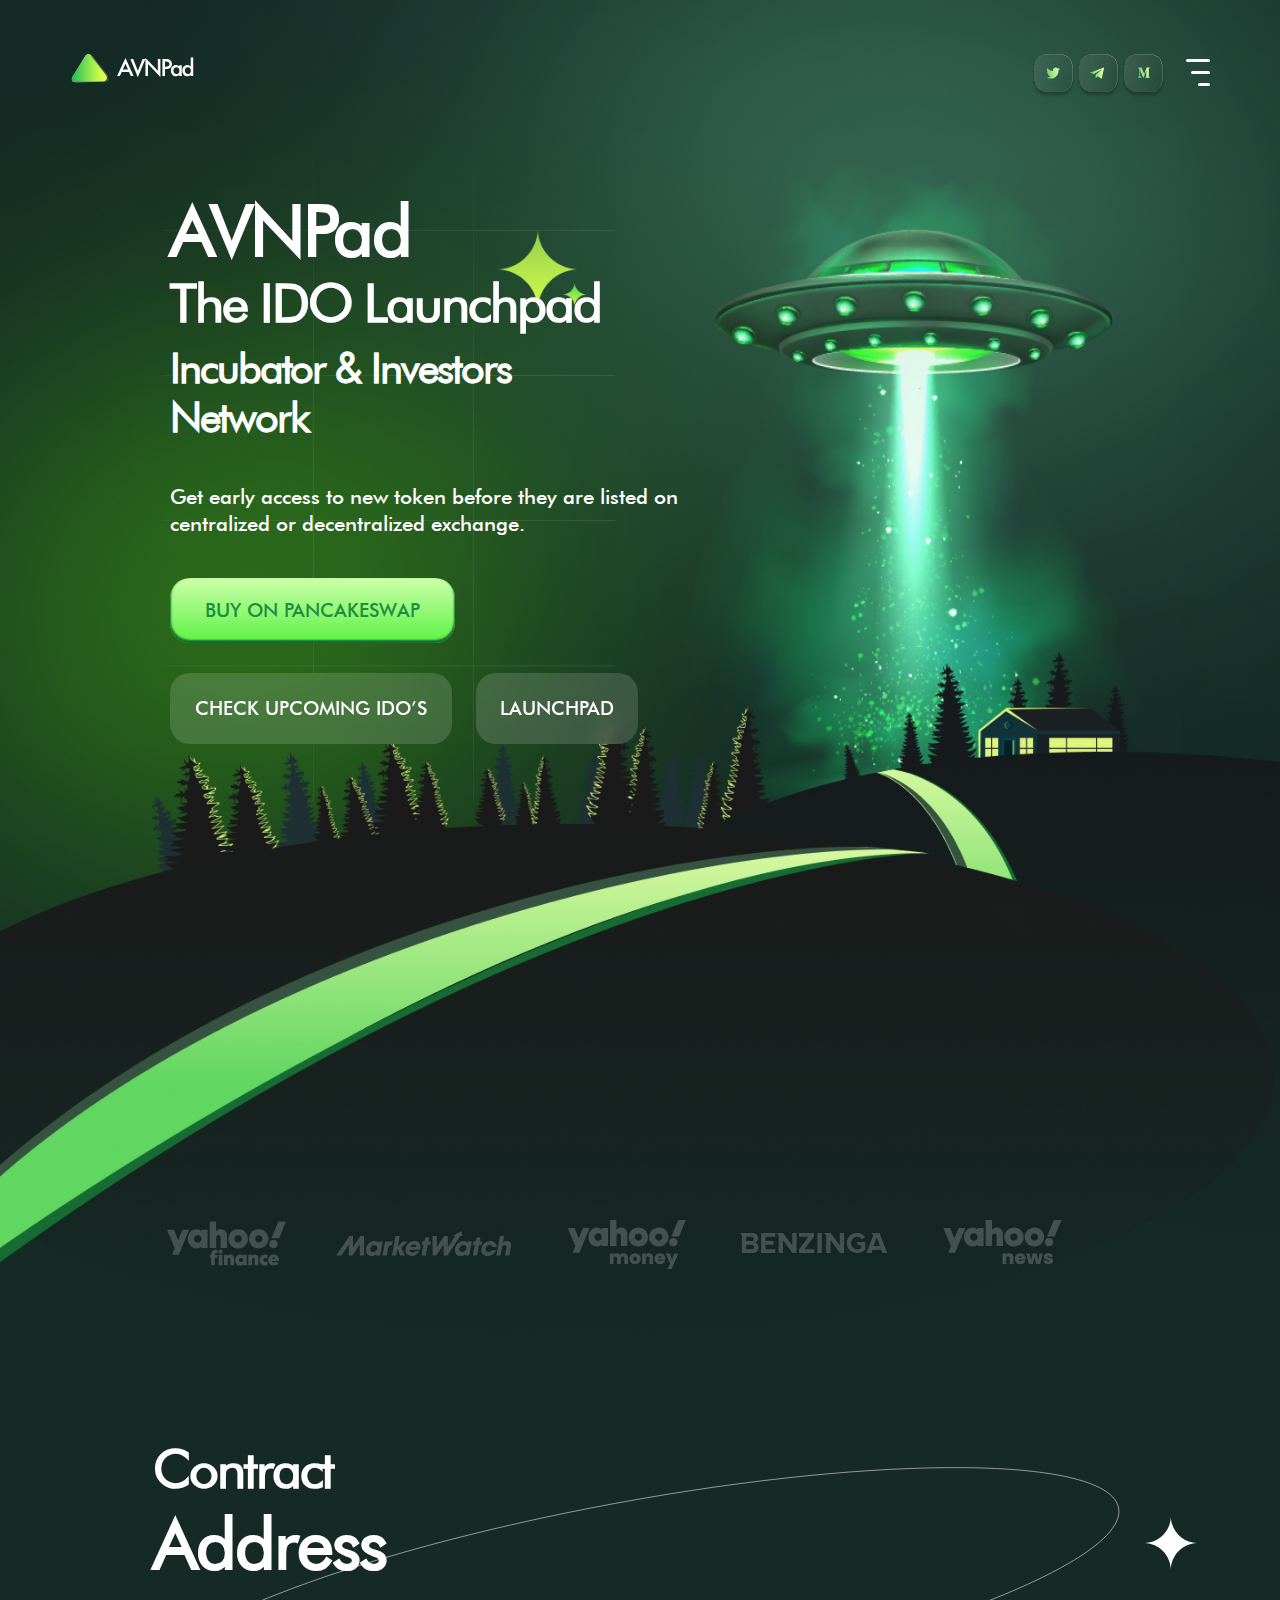
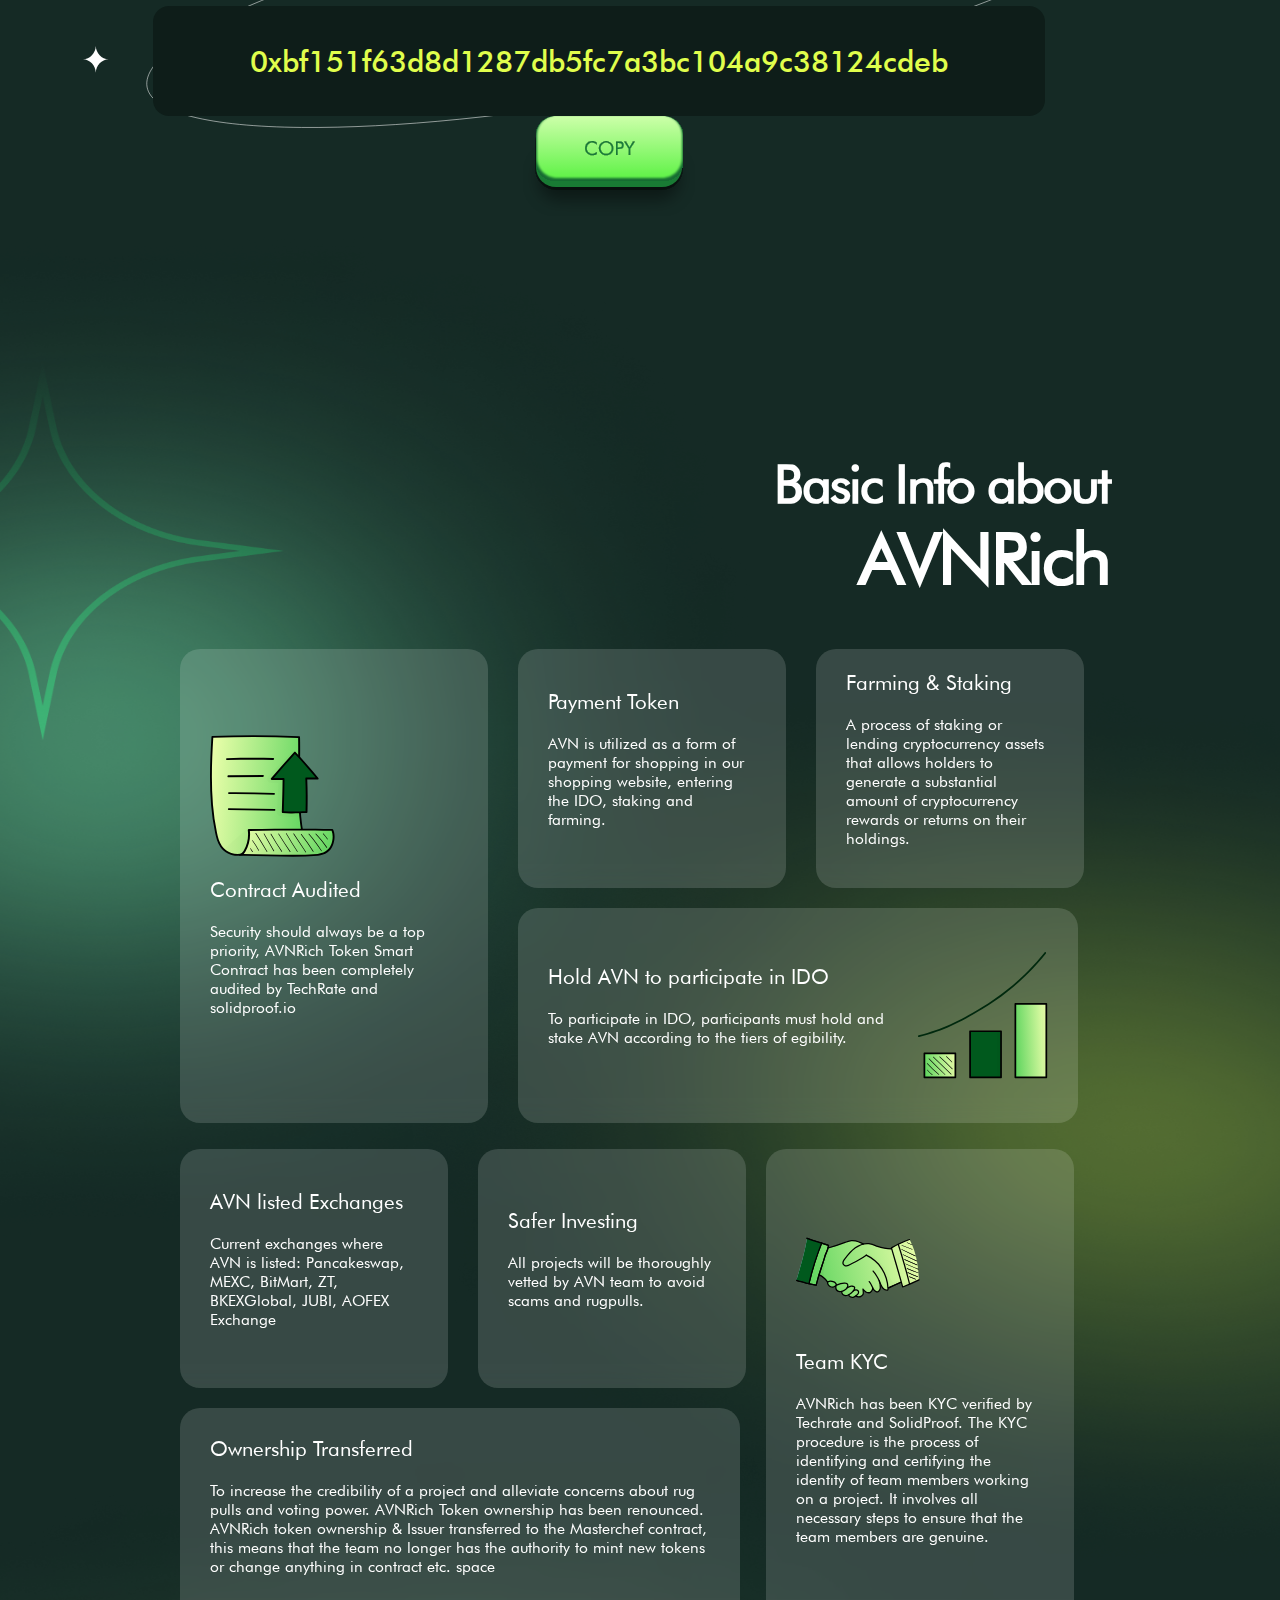
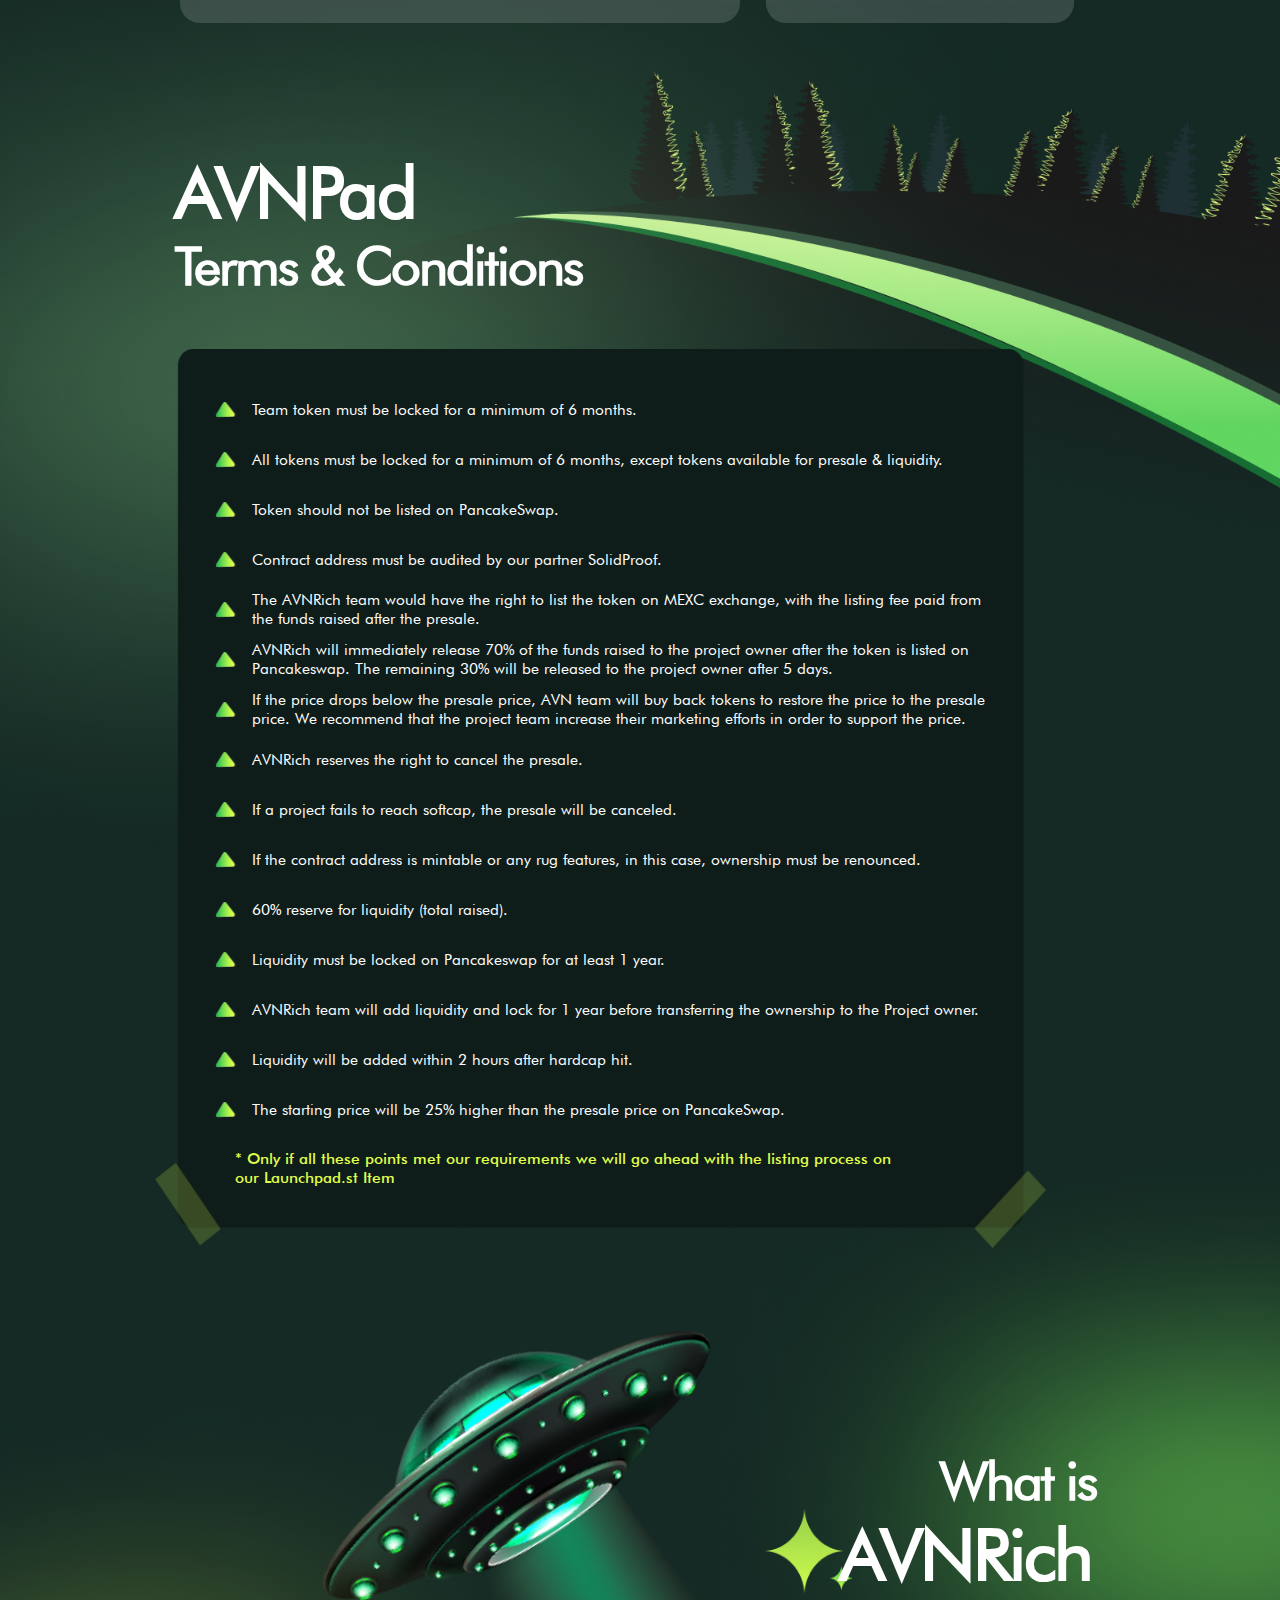
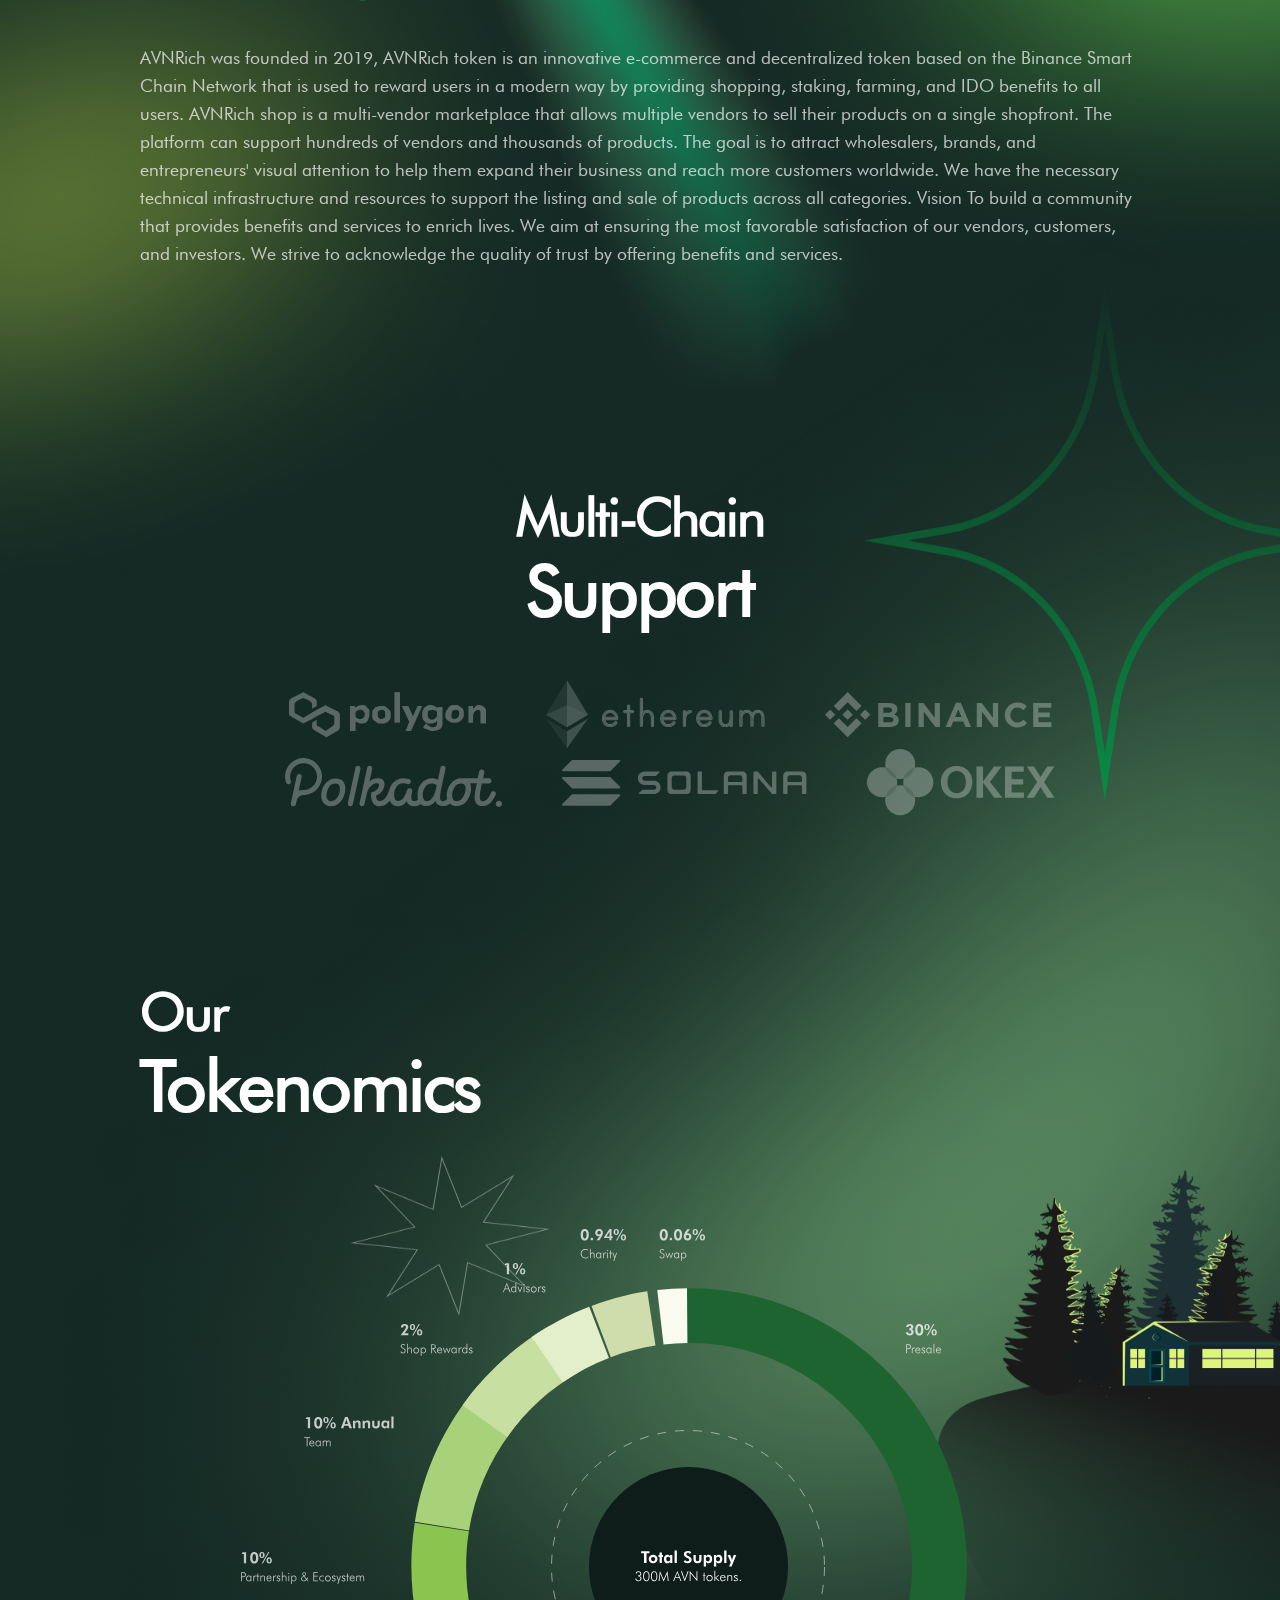
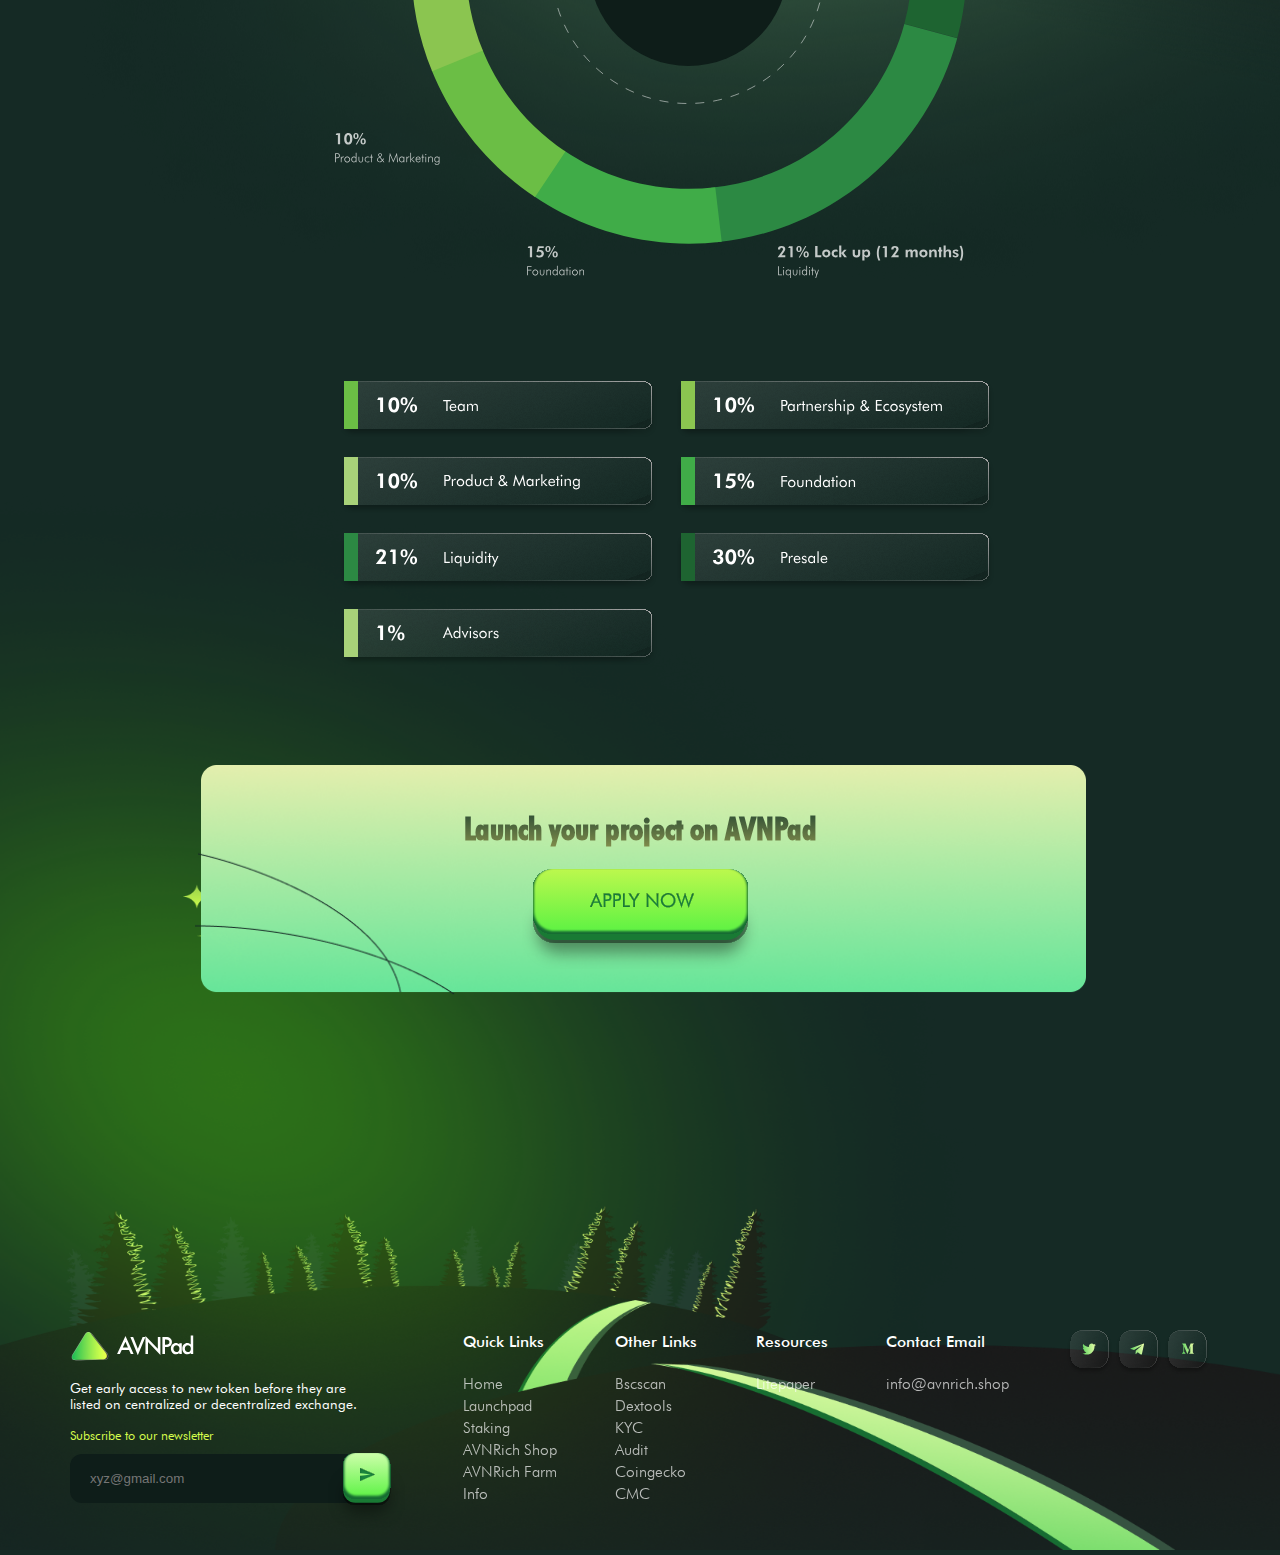
<file: index.html>
<!DOCTYPE html>
<html lang="en">
  <head>
    <meta charset="UTF-8" />
    <meta http-equiv="X-UA-Compatible" content="IE=edge" />
    <meta name="viewport" content="width=device-width, initial-scale=1.0" />
    <title>AVNpad</title>
    <link rel="stylesheet" href="style.css" />
    <link
      rel="shortcut icon"
      href="./assets/image 66.svg"
      type="image/x-icon"
    />
  </head>
  <body>
    <div class="home">
      <div class="navbar" id="navMain">
        <div class="leftOptionNav">
          <img src="assets/Group 48095377.svg" alt="" />
        </div>
        <div class="rightSideNav">
          <a href="https://twitter.com/avnrich" target="_blank"
            ><img src="assets/Group 48095388.svg" alt="" class="socialLink"
          /></a>

          <a href="https://t.me/AVNRich_Chat" target="_blank">
            <img src="assets/Group 48095387.svg" alt="" class="socialLink"
          /></a>
          <a href="https://avnrich.medium.com/" target="_blank">
            <img src="assets/Group 48095386.svg" alt="" class="socialLink"
          /></a>
          <img src="assets/Group 48095369.svg" alt="" id="barWeb" />
          <img src="assets/Group 48095369.svg" alt="" id="bar" />
        </div>
      </div>

      <div class="navWebDetails" id="navWebDetails">
        <img src="assets/Group 48095517.svg" alt="" id="navWebDetailsClose" />
        <div class="navWebDetailsOption">
          <a href="">Home</a>
          <a href="launchpad.html" target="_blank">Launchpad</a>
          <a href="staking.html" target="_blank">Staking</a>
          <a href="https://twitter.com/avnrich" target="_blank">AVNRich Shop</a>
          <a href="https://farm.avnrichdefi.com/" target="_blank"
            >AVNRich Farm</a
          >

          <a href="https://twitter.com/avnrich" target="_blank">Litepaper</a>
          <a
            href="https://bscscan.com/token/0xbf151f63d8d1287db5fc7a3bc104a9c38124cdeb"
            target="_blank"
            >Bscscan</a
          >
          <a href="info.html" target="_blank">Info</a>
        </div>
      </div>

      <div class="navbarMobile" id="navMob">
        <div class="topMobNav">
          <img src="assets/Group 48095377.svg" alt="" id="navMobLogo" />
          <img src="assets/Group 48095517.svg" alt="" id="close" />
        </div>
        <div class="navMoboption">
          <a href="index.html" target="_blank">Home</a>
          <a href="launchpad.html" target="_blank">Launchpad</a>
          <a href="staking.html" target="_blank">Staking</a>
          <a href="https://twitter.com/avnrich" target="_blank">AVNRich Shop</a>
          <a href="https://farm.avnrichdefi.com/" target="_blank"
            >AVNRich Farm</a
          >

          <a href="https://twitter.com/avnrich" target="_blank">Litepaper</a>
          <a
            href="https://bscscan.com/token/0xbf151f63d8d1287db5fc7a3bc104a9c38124cdeb"
            target="_blank"
            >Bscscan</a
          >
          <a href="info.html" target="_blank">Info</a>
        </div>
        <div class="navMobSocial">
          <a href="https://twitter.com/avnrich" target="_blank"
            ><img src="assets/Group 48095388.svg" alt=""
          /></a>

          <a href="https://t.me/AVNRich_Chat" target="_blank">
            <img src="assets/Group 48095387.svg" alt=""
          /></a>
          <a href="https://avnrich.medium.com/" target="_blank">
            <img src="assets/Group 48095386.svg" alt=""
          /></a>
        </div>
      </div>

      <div class="heroSection">
        <div class="heroLeft">
          <h1>AVNPad</h1>
          <h2>The IDO Launchpad</h2>
          <h3>
            Incubator & Investors <br />
            Network
          </h3>
          <p>
            Get early access to new token before they are listed on <br />
            centralized or decentralized exchange.
          </p>
          <a
            href="https://pancakeswap.finance/swap?outputCurrency=0xbf151f63d8d1287db5fc7a3bc104a9c38124cdeb"
            target="_blank"
            ><button id="buyOnButton">Buy on pancakeswap</button> </a
          ><br />
          <a href="upcoming.html" target="_blank"
            ><button id="checkIdoButton">Check upcoming ido’s</button></a
          >
          <a href="launchpad.html" target="_blank"
            ><button id="launchpad">LAUNCHPAD</button></a
          >
        </div>
      </div>

      <div class="partners">
        <img src="./assets/Vector (2).svg" alt="" />
        <img src="./assets/Group 1.svg" alt="" />
        <img src="./assets/Group 5.svg" alt="" />
        <img src="./assets/Group 2.svg" alt="" />
        <img src="./assets/Group 6.svg" alt="" />
      </div>

      <div class="contractAddress">
        <h2>Contract</h2>
        <h1>Address</h1>
        <div class="walletAddress">
          <p>0xbf151f63d8d1287db5fc7a3bc104a9c38124cdeb</p>
        </div>
        <img src="./assets/Group 48095375.svg" alt="" id="copyWallet" />
      </div>

      <div class="avnReach">
        <h2>Basic Info about</h2>
        <h1>AVNRich</h1>
        <div class="firstAvn">
          <div class="leftAvnFirst">
            <img src="./assets/Group 48095414.svg" alt="" />
            <p class="contractAIudit">Contract Audited</p>
            <h6 class="should">
              Security should always be a top priority, AVNRich Token Smart
              Contract has been completely audited by TechRate and solidproof.io
            </h6>
          </div>
          <div class="rightAvnFirst">
            <div class="rightAvnFirstTop">
              <div class="rightAnvFirstTopLeft">
                <p class="contractAIudit">Payment Token</p>
                <h6 class="should">
                  AVN is utilized as a form of payment for shopping in our
                  shopping website, entering the IDO, staking and farming.
                </h6>
              </div>
              <div class="rightAnvFirstTopLeft">
                <p class="contractAIudit">Farming & Staking</p>
                <h6 class="should">
                  A process of staking or lending cryptocurrency assets that
                  allows holders to generate a substantial amount of
                  cryptocurrency rewards or returns on their holdings.
                </h6>
              </div>
            </div>
            <div class="rightAvnSecond" id="bigSHuvo">
              <div class="leftShuvo">
                <p>Hold AVN to participate in IDO</p>
                <h6>
                  To participate in IDO, participants must hold and stake AVN
                  according to the tiers of egibility.
                </h6>
              </div>
              <img src="./assets/Group 48095416.svg" alt="" />
            </div>
          </div>
        </div>

        <div class="firstAvn">
          <div class="rightAvnFirst">
            <div class="rightAvnFirstTop" id="secondLeftBottom">
              <div class="rightAnvFirstTopLeft">
                <p class="contractAIudit">AVN listed Exchanges</p>
                <h6 class="should">
                  Current exchanges where AVN is listed: Pancakeswap, MEXC,
                  BitMart, ZT, BKEXGlobal, JUBI, AOFEX Exchange
                </h6>
              </div>
              <div class="rightAnvFirstTopLeft">
                <p class="contractAIudit">Safer Investing</p>
                <h6 class="should">
                  All projects will be thoroughly vetted by AVN team to avoid
                  scams and rugpulls.
                </h6>
              </div>
            </div>
            <div class="rightAvnSecond" id="secondLeftTOp">
              <p class="contractAIudit">Ownership Transferred</p>
              <h6 class="should">
                To increase the credibility of a project and alleviate concerns
                about rug pulls and voting power. AVNRich Token ownership has
                been renounced. AVNRich token ownership & Issuer transferred to
                the Masterchef contract, this means that the team no longer has
                the authority to mint new tokens or change anything in contract
                etc. space
              </h6>
            </div>
          </div>
          <div class="leftAvnFirst" id="secondRight">
            <img src="./assets/Group 48095415.svg" alt="" />
            <p class="contractAIudit">Team KYC</p>
            <h6 class="should">
              AVNRich has been KYC verified by Techrate and SolidProof. The KYC
              procedure is the process of identifying and certifying the
              identity of team members working on a project. It involves all
              necessary steps to ensure that the team members are genuine.
            </h6>
          </div>
        </div>
      </div>

      <div class="termsAndCondition">
        <h1>AVNPad</h1>
        <h3>Terms & Conditions</h3>
        <div class="termsAndCondionBox">
          <div class="tandcFirst" id="tandCFirsId">
            <img src="./assets/image 66.svg" alt="" />
            <p>Team token must be locked for a minimum of 6 months.</p>
          </div>
          <div class="tandcFirst" id="tandCFirsId">
            <img src="./assets/image 66.svg" alt="" />
            <p>
              All tokens must be locked for a minimum of 6 months, except tokens
              available for presale & liquidity.
            </p>
          </div>
          <div class="tandcFirst" id="tandCFirsId">
            <img src="./assets/image 66.svg" alt="" />
            <p>Token should not be listed on PancakeSwap.</p>
          </div>
          <div class="tandcFirst" id="tandCFirsId">
            <img src="./assets/image 66.svg" alt="" />
            <p>Contract address must be audited by our partner SolidProof.</p>
          </div>
          <div class="tandcFirst" id="tandCFirsId">
            <img src="./assets/image 66.svg" alt="" />
            <p>
              The AVNRich team would have the right to list the token on MEXC
              exchange, with the listing fee paid from <br />
              the funds raised after the presale.
            </p>
          </div>

          <div class="tandcFirst" id="tandCFirsId">
            <img src="./assets/image 66.svg" alt="" />
            <p>
              AVNRich will immediately release 70% of the funds raised to the
              project owner after the token is listed on Pancakeswap. The
              remaining 30% will be released to the project owner after 5 days.
            </p>
          </div>

          <div class="tandcFirst" id="tandCFirsId">
            <img src="./assets/image 66.svg" alt="" />
            <p>
              If the price drops below the presale price, AVN team will buy back
              tokens to restore the price to the presale <br />
              price. We recommend that the project team increase their marketing
              efforts in order to support the price.
            </p>
          </div>

          <div class="tandcFirst" id="tandCFirsId">
            <img src="./assets/image 66.svg" alt="" />
            <p>AVNRich reserves the right to cancel the presale.</p>
          </div>

          <div class="tandcFirst" id="tandCFirsId">
            <img src="./assets/image 66.svg" alt="" />
            <p>
              If a project fails to reach softcap, the presale will be canceled.
            </p>
          </div>

          <div class="tandcFirst" id="tandCFirsId">
            <img src="./assets/image 66.svg" alt="" />
            <p>
              If the contract address is mintable or any rug features, in this
              case, ownership must be renounced.
            </p>
          </div>

          <div class="tandcFirst" id="tandCFirsId">
            <img src="./assets/image 66.svg" alt="" />
            <p>60% reserve for liquidity (total raised).</p>
          </div>
          <div class="tandcFirst" id="tandCFirsId">
            <img src="./assets/image 66.svg" alt="" />
            <p>Liquidity must be locked on Pancakeswap for at least 1 year.</p>
          </div>
          <div class="tandcFirst" id="tandCFirsId">
            <img src="./assets/image 66.svg" alt="" />
            <p>
              AVNRich team will add liquidity and lock for 1 year before
              transferring the ownership to the Project owner.
            </p>
          </div>
          <div class="tandcFirst" id="tandCFirsId">
            <img src="./assets/image 66.svg" alt="" />
            <p>Liquidity will be added within 2 hours after hardcap hit.</p>
          </div>
          <div class="tandcFirst" id="tandCFirsId">
            <img src="./assets/image 66.svg" alt="" />
            <p>
              The starting price will be 25% higher than the presale price on
              PancakeSwap.
            </p>
          </div>

          <p id="tandcOther">
            * Only if all these points met our requirements we will go ahead
            with the listing process on <br />
            our Launchpad.st Item
          </p>
        </div>
      </div>

      <div class="avnRich">
        <h2>What is</h2>
        <h1>AVNRich</h1>
        <p>
          AVNRich was founded in 2019, AVNRich token is an innovative e-commerce
          and decentralized token based on the Binance Smart Chain Network that
          is used to reward users in a modern way by providing shopping,
          staking, farming, and IDO benefits to all users. AVNRich shop is a
          multi-vendor marketplace that allows multiple vendors to sell their
          products on a single shopfront. The platform can support hundreds of
          vendors and thousands of products. The goal is to attract wholesalers,
          brands, and entrepreneurs' visual attention to help them expand their
          business and reach more customers worldwide. We have the necessary
          technical infrastructure and resources to support the listing and sale
          of products across all categories. Vision To build a community that
          provides benefits and services to enrich lives. We aim at ensuring the
          most favorable satisfaction of our vendors, customers, and investors.
          We strive to acknowledge the quality of trust by offering benefits and
          services.
        </p>
      </div>

      <div class="multiChain">
        <h2>Multi-Chain</h2>
        <h1>Support</h1>
        <div class="multichainLogoFirst">
          <img src="./assets/Group 48095371.svg" alt="" />
          <img src="./assets/Group 48095372.svg" alt="" />
          <img src="./assets/Group 48095373.svg" alt="" />

          <img src="./assets/Group (2).svg" alt="" />
          <img src="./assets/Group 48095374.svg" alt="" />
          <img src="./assets/OKEx-logo.svg" alt="" />
        </div>
      </div>

      <div class="tokenomics">
        <h2>Our</h2>
        <h1>Tokenomics</h1>
        <img src="./assets/tokenomics.svg" alt="" id="chart" />
        <div class="tokenomicsDirection">
          <div class="tokenomicsLeft">
            <img src="./assets/Group 48095442.svg" alt="" />
            <img src="./assets/Group 48095402.svg" alt="" />
            <img src="./assets/Group 48095403.svg" alt="" />
            <img src="./assets/Group 48095404.svg" alt="" />

            <img src="./assets/Group 48095400.svg" alt="" />
            <img src="./assets/Group 48095399.svg" alt="" />
            <img src="./assets/Group 48095398.svg" alt="" />
          </div>
        </div>
      </div>

      <div class="lastBanner">
        <div class="lastBannerBody">
          <h1>Launch your project on AVNPad</h1>
          <a
            href="https://docs.google.com/forms/d/e/1FAIpQLSf3eKvAqiiNi4CCDcVi5-uMavPnjjgWZVDOfdK9HBLrLd0xpg/viewform"
            target="_blank"
            ><img src="./assets/Group 48095376.svg" alt=""
          /></a>
        </div>
      </div>
      <div class="footer" id="homeFooter">
        <div class="footerOne">
          <img src="assets/Group 48095377.svg" alt="" />
          <p>
            Get early access to new token before they are <br />
            listed on centralized or decentralized exchange.
          </p>
          <h4>Subscribe to our newsletter</h4>
          <input type="text" id="emailInput" placeholder="xyz@gmail.com" />
          <img src="./assets/Group 48095443.svg" alt="" id="emailSendButton" />
        </div>
        <div class="footerTwo">
          <h4>Quick Links</h4>
          <a href="index.html" target="_blank">Home</a>
          <a href="launchpad.html" target="_blank">Launchpad</a>
          <a href="staking.html" target="_blank">Staking</a>
          <a href="https://twitter.com/avnrich" target="_blank">AVNRich Shop</a>
          <a href="https://farm.avnrichdefi.com/" target="_blank"
            >AVNRich Farm</a
          >
          <a href="info.html" target="_blank">Info</a>
        </div>

        <div class="footerTwo">
          <h4>Other Links</h4>
          <a
            href="https://bscscan.com/token/0xbf151f63d8d1287db5fc7a3bc104a9c38124cdeb"
            target="_blank"
            >Bscscan</a
          >
          <a
            href="https://www.dextools.io/app/bsc/pair-explorer/0x5ede4136074e8165b3168972976622459506afd9"
            target="_blank"
            >Dextools</a
          >
          <a href="" target="_blank">KYC</a>
          <a
            href="https://github.com/solidproof/smart-contract-audits/blob/main/SmartContract_Audit_Solidproof_AVNRich.pdf"
            target="_blank"
            >Audit</a
          >
          <a href="https://www.coingecko.com/en/coins/avnrich" target="_blank"
            >Coingecko</a
          >
          <a
            href="https://coinmarketcap.com/currencies/avnrich-token/"
            target="_blank"
            >CMC</a
          >
        </div>

        <div class="footerTwo">
          <h4>Resources</h4>
          <a href="https://twitter.com/avnrich" target="_blank">Litepaper</a>
        </div>

        <div class="footerTwo">
          <h4>Contact Email</h4>
          <a href="">info@avnrich.shop</a>
        </div>

        <div class="footerSocial">
          <a href="https://twitter.com/avnrich" target="_blank"
            ><img
              src="assets/Group 48095388.svg"
              alt=""
              class="socialLink navsocial"
          /></a>
          <a href="https://t.me/AVNRich_Chat" target="_blank">
            <img
              src="assets/Group 48095387.svg"
              alt=""
              class="socialLink navsocial"
          /></a>
          <a href="https://avnrich.medium.com/" target="_blank">
            <img
              src="assets/Group 48095386.svg"
              alt=""
              class="socialLink navsocial"
          /></a>
        </div>
      </div>
    </div>

    <script>
      const bar = document.getElementById("bar");
      const navbarMain = document.getElementById("navMain");
      const navMob = document.getElementById("navMob");
      const close = document.getElementById("close");
      const navMainDetails = document.getElementById("navWebDetails");
      const barWeb = document.getElementById("barWeb");
      const navWebDetailsClose = document.getElementById("navWebDetailsClose");
      bar.addEventListener("click", () => {
        navbarMain.style.display = "none";
        navMob.style.display = "block";
      });

      close.addEventListener("click", () => {
        navbarMain.style.display = "block";
        navMob.style.display = "none";
        navbarMain.style.width = "350px";
        navbarMain.style.display = "flex";
      });

      barWeb.addEventListener("click", () => {
        navbarMain.style.display = "none";
        navMainDetails.style.display = "block";
      });
      navWebDetailsClose.addEventListener("click", () => {
        navbarMain.style.display = "block";
        navbarMain.style.display = "flex";
        navMainDetails.style.display = "none";
      });
    </script>
  </body>
</html>
</file>
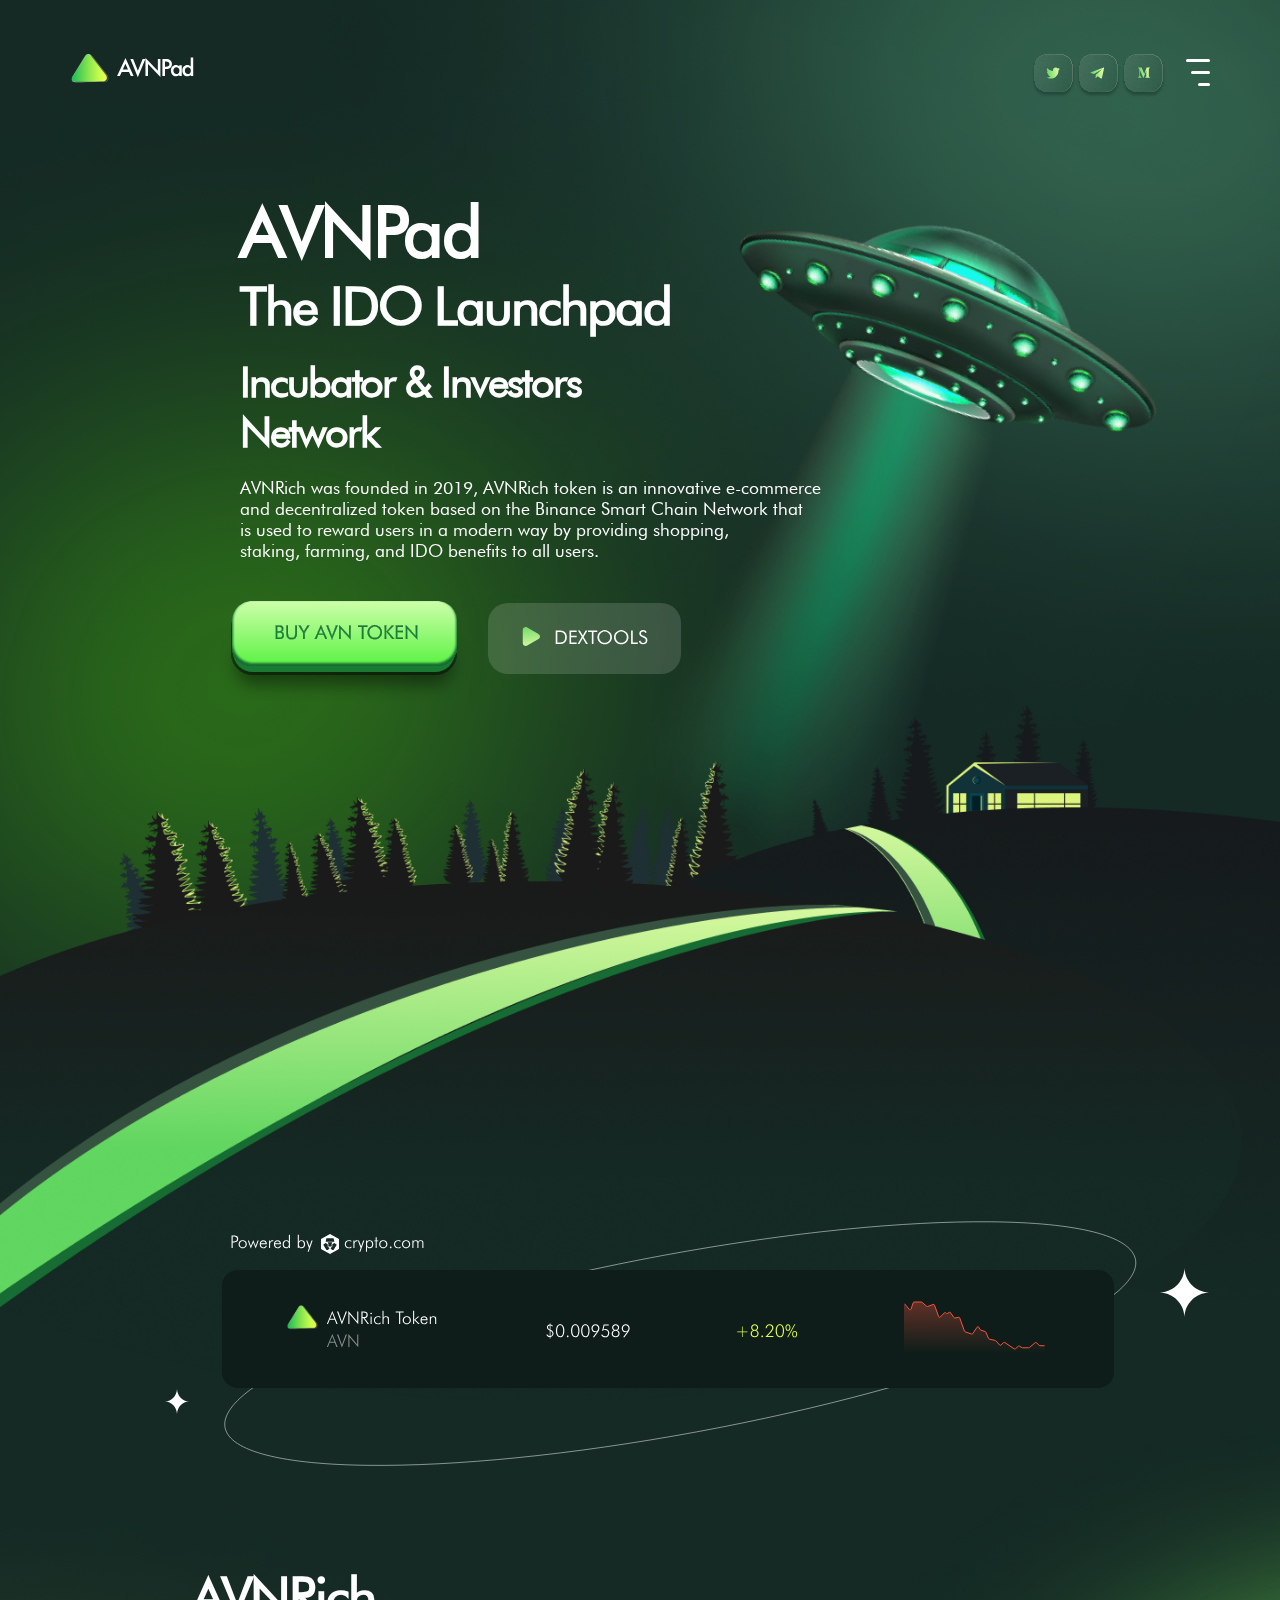
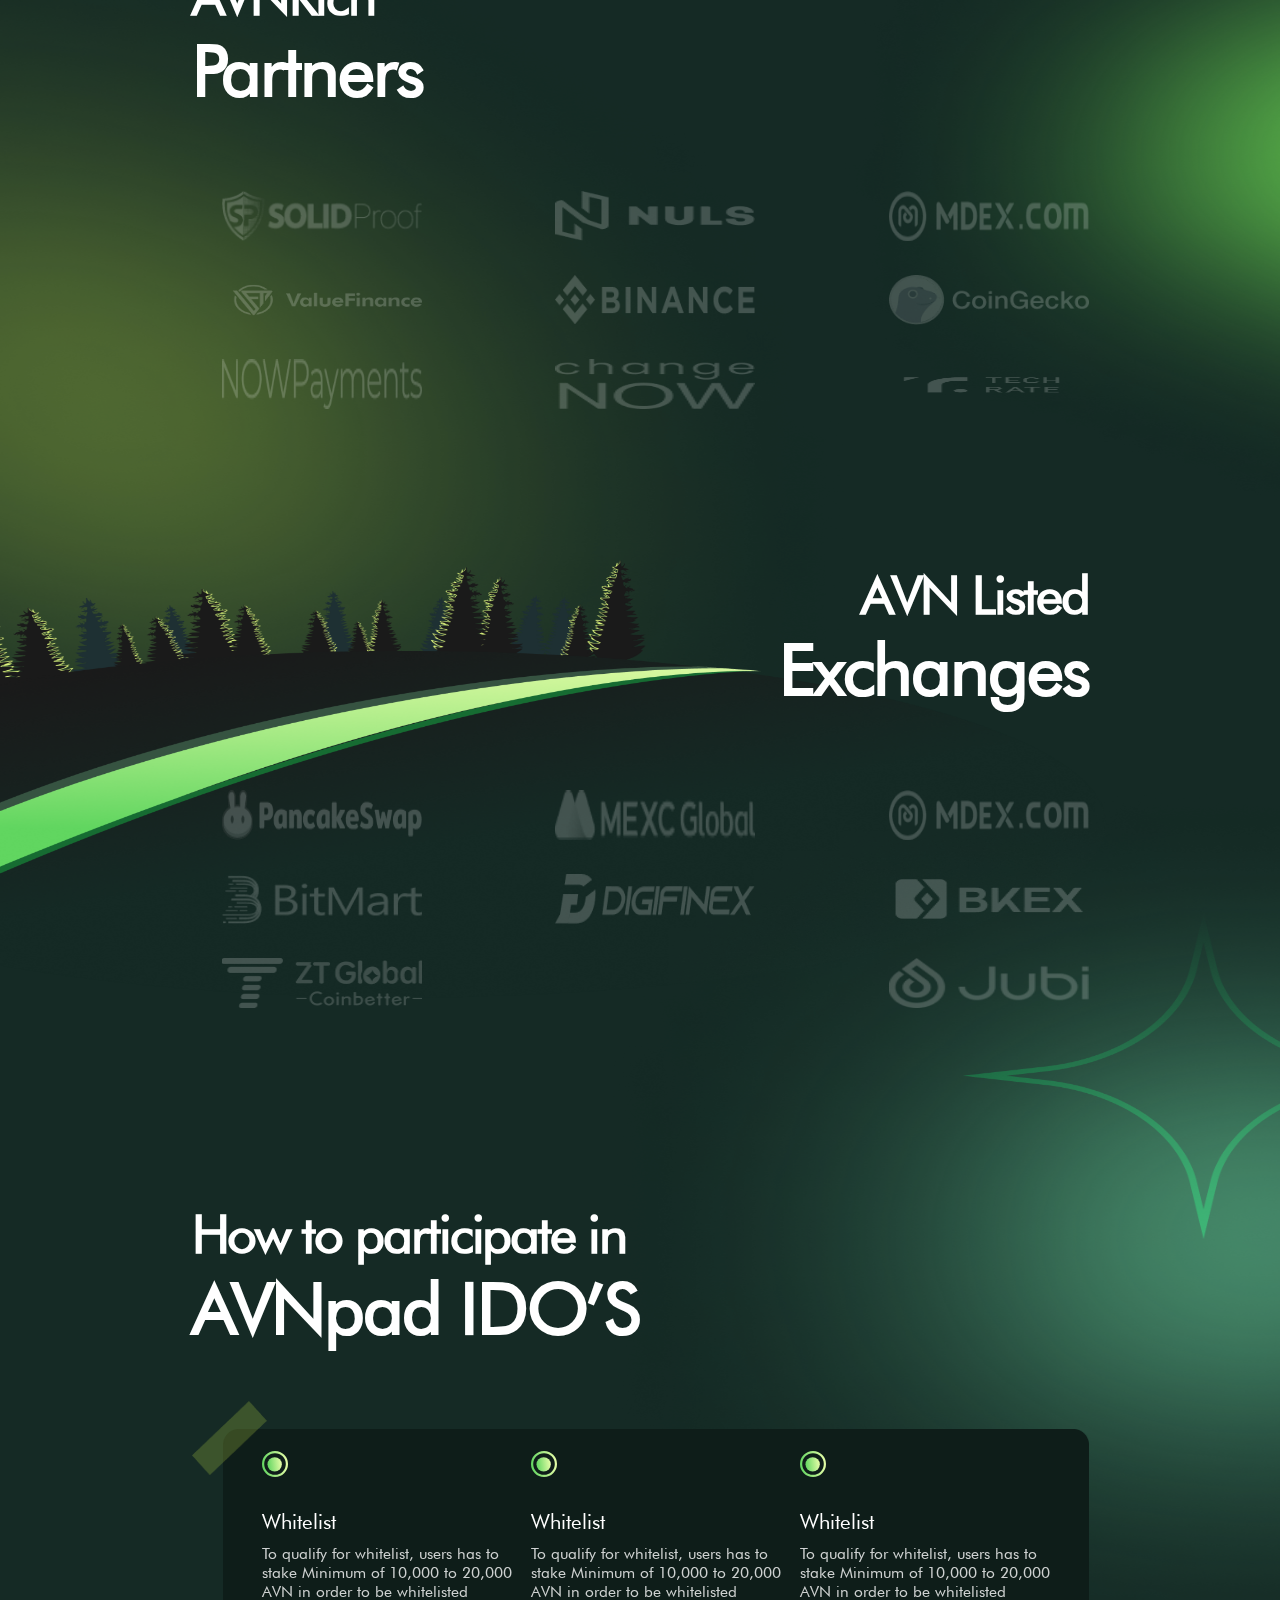
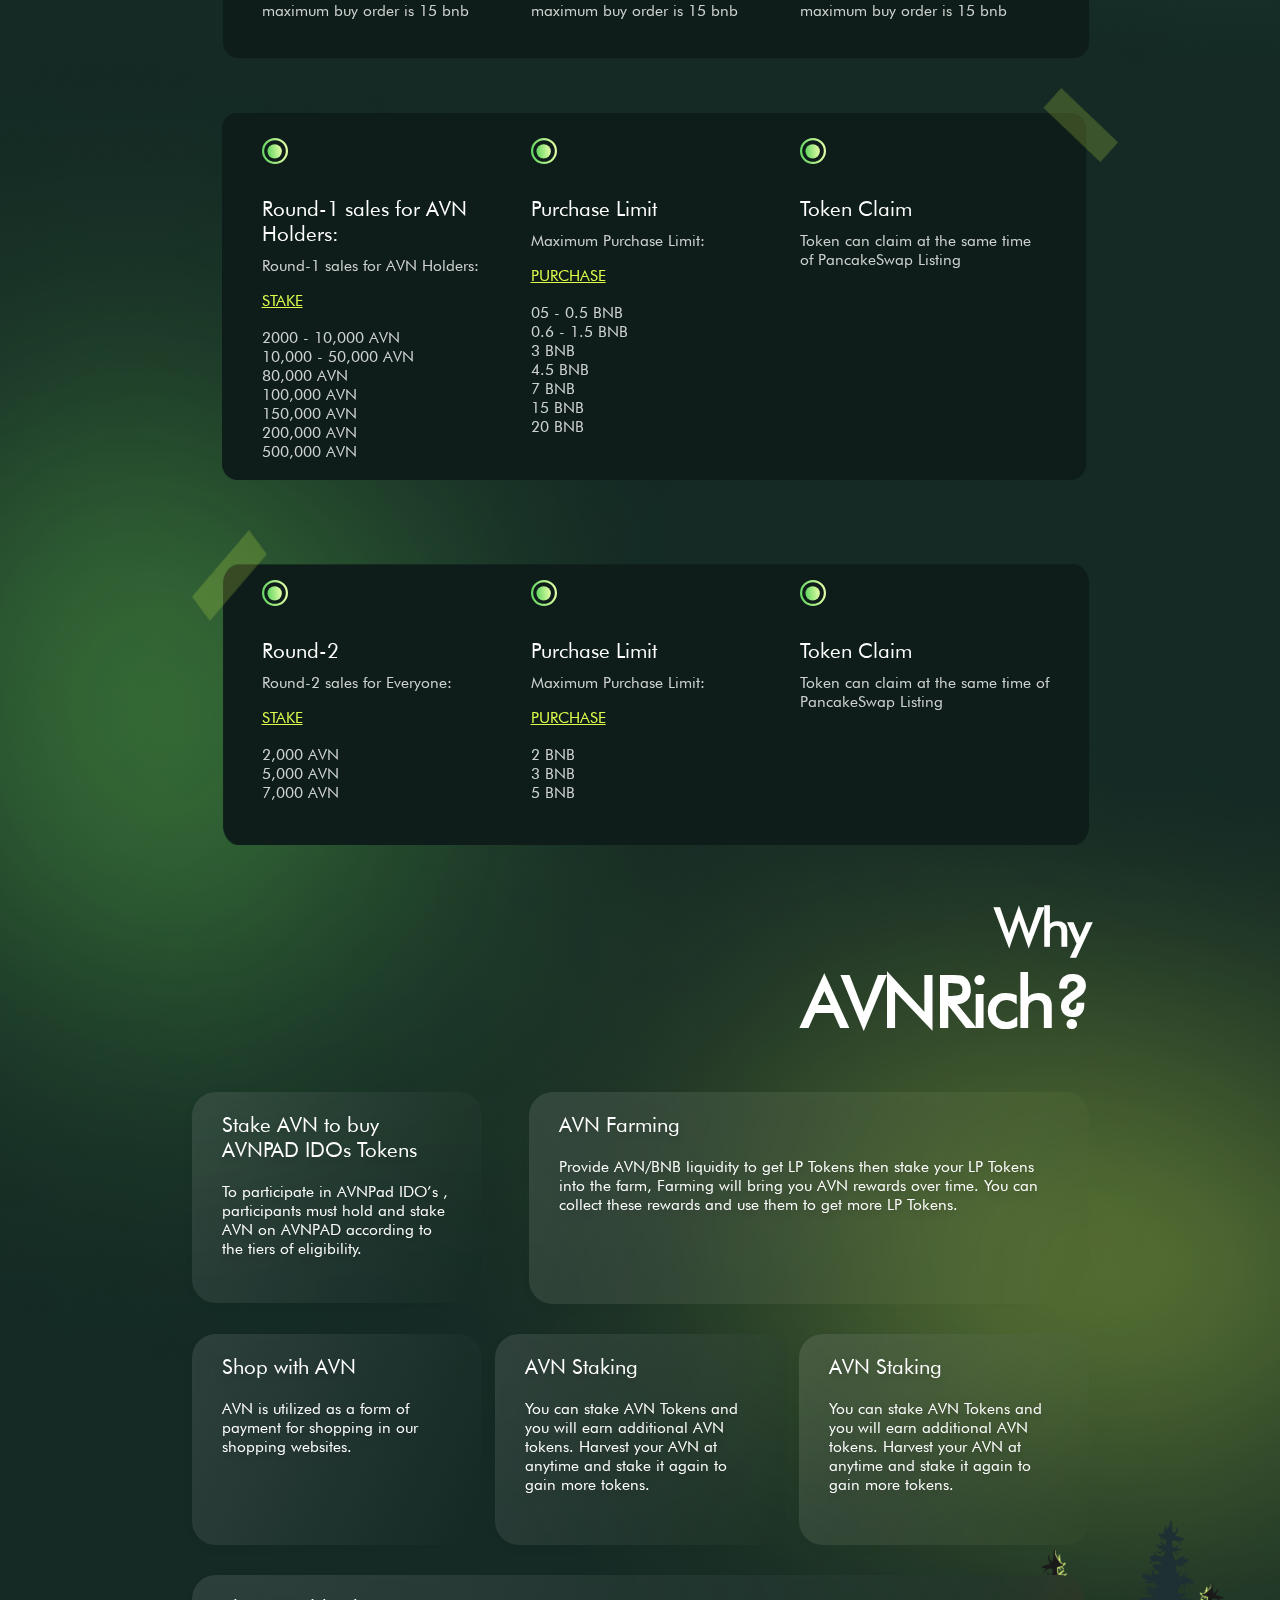
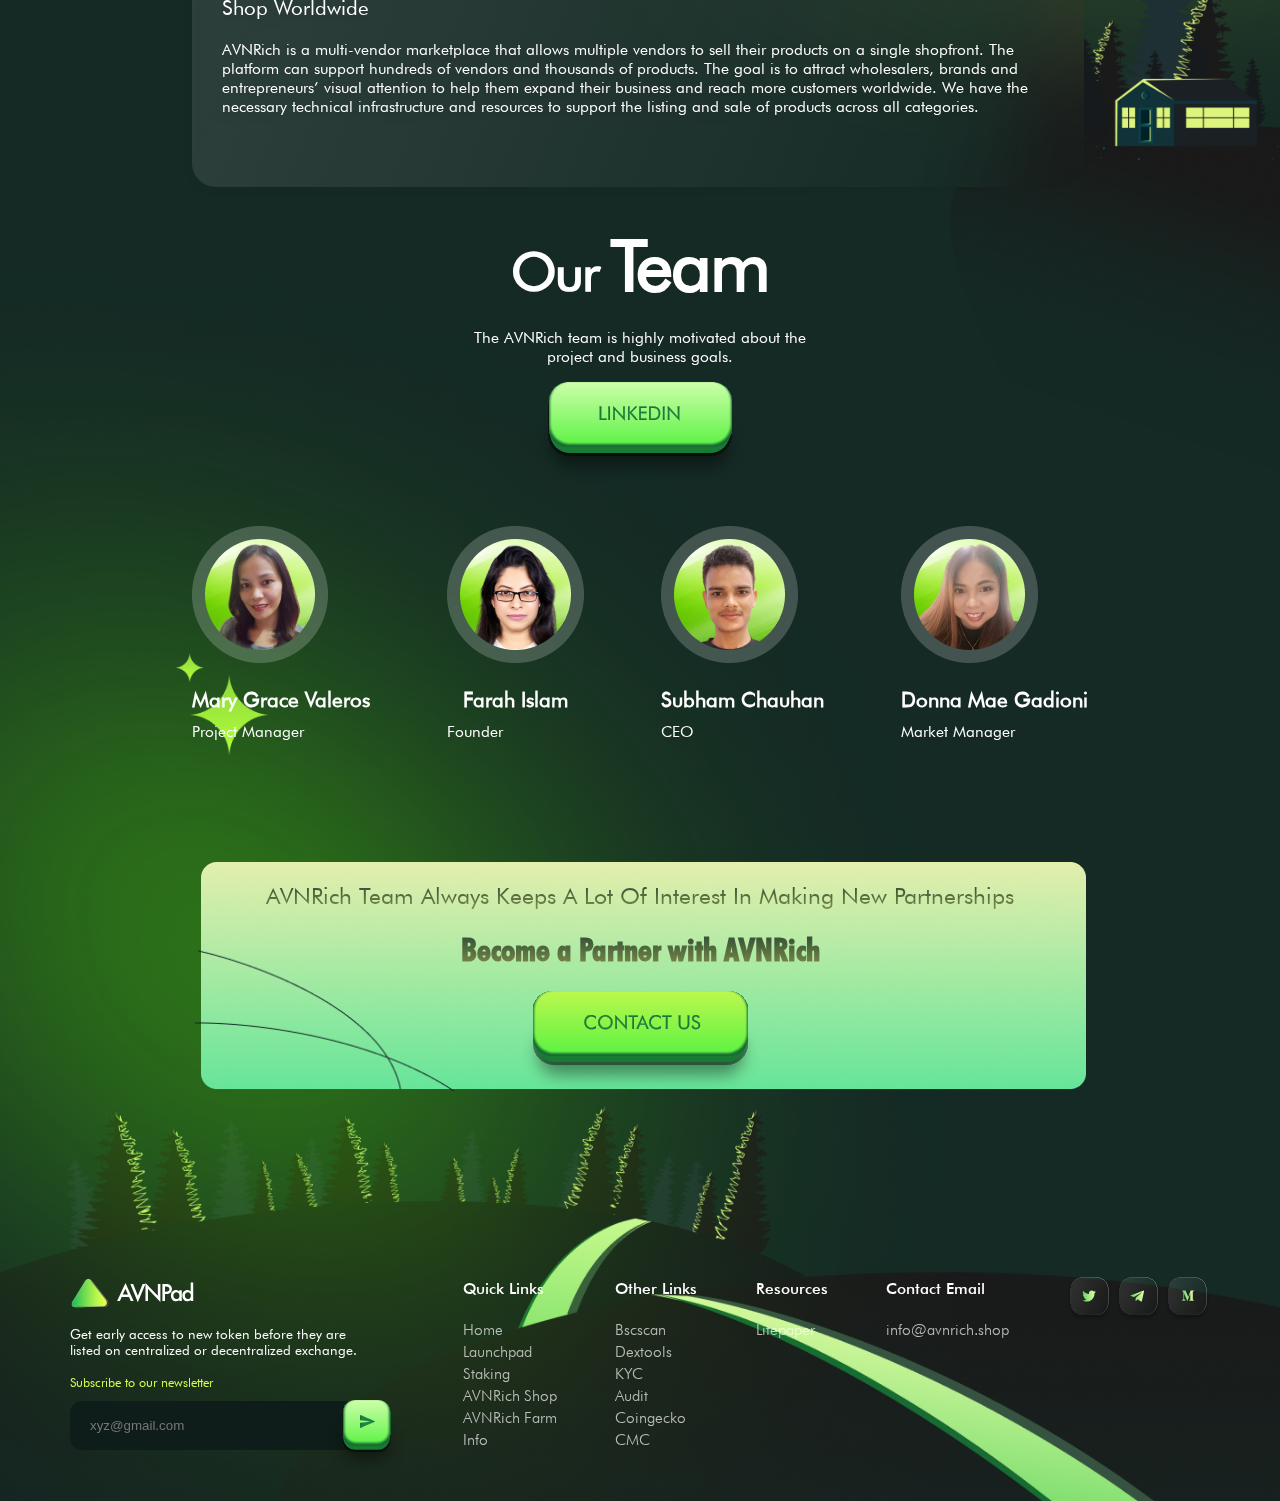
<file: info.html>
<!DOCTYPE html>
<html lang="en">
  <head>
    <meta charset="UTF-8" />
    <meta http-equiv="X-UA-Compatible" content="IE=edge" />
    <meta name="viewport" content="width=device-width, initial-scale=1.0" />
    <title>AVNPad | Info</title>
    <link rel="stylesheet" href="info.css" />
    <link rel="stylesheet" href="style.css" />
    <link
      rel="shortcut icon"
      href="./assets/image 66.svg"
      type="image/x-icon"
    />
  </head>
  <body>
    <div class="infoHome">
      <div class="navbar" id="navMain">
        <div class="leftOptionNav">
          <img src="assets/Group 48095377.svg" alt="" />
        </div>
        <div class="rightSideNav">
          <a href="https://twitter.com/avnrich" target="_blank"
            ><img src="assets/Group 48095388.svg" alt="" class="socialLink"
          /></a>

          <a href="https://t.me/AVNRich_Chat" target="_blank">
            <img src="assets/Group 48095387.svg" alt="" class="socialLink"
          /></a>
          <a href="https://avnrich.medium.com/" target="_blank">
            <img src="assets/Group 48095386.svg" alt="" class="socialLink"
          /></a>
          <img src="assets/Group 48095369.svg" alt="" id="barWeb" />
          <img src="assets/Group 48095369.svg" alt="" id="bar" />
        </div>
      </div>

      <div class="navWebDetails" id="navWebDetails">
        <img src="assets/Group 48095517.svg" alt="" id="navWebDetailsClose" />
        <div class="navWebDetailsOption">
          <a href="">Home</a>
          <a href="launchpad.html" target="_blank">Launchpad</a>
          <a href="staking.html" target="_blank">Staking</a>
          <a href="https://twitter.com/avnrich" target="_blank">AVNRich Shop</a>
          <a href="https://farm.avnrichdefi.com/" target="_blank"
            >AVNRich Farm</a
          >

          <a href="https://twitter.com/avnrich" target="_blank">Litepaper</a>
          <a
            href="https://bscscan.com/token/0xbf151f63d8d1287db5fc7a3bc104a9c38124cdeb"
            target="_blank"
            >Bscscan</a
          >
          <a href="info.html" target="_blank">Info</a>
        </div>
      </div>

      <div class="navbarMobile" id="navMob">
        <div class="topMobNav">
          <img src="assets/Group 48095377.svg" alt="" id="navMobLogo" />
          <img src="assets/Group 48095517.svg" alt="" id="close" />
        </div>
        <div class="navMoboption">
          <a href="index.html" target="_blank">Home</a>
          <a href="launchpad.html" target="_blank">Launchpad</a>
          <a href="staking.html" target="_blank">Staking</a>
          <a href="https://twitter.com/avnrich" target="_blank">AVNRich Shop</a>
          <a href="https://farm.avnrichdefi.com/" target="_blank"
            >AVNRich Farm</a
          >

          <a href="https://twitter.com/avnrich" target="_blank">Litepaper</a>
          <a
            href="https://bscscan.com/token/0xbf151f63d8d1287db5fc7a3bc104a9c38124cdeb"
            target="_blank"
            >Bscscan</a
          >
          <a href="info.html" target="_blank">Info</a>
        </div>
        <div class="navMobSocial">
          <a href="https://twitter.com/avnrich" target="_blank"
            ><img src="assets/Group 48095388.svg" alt=""
          /></a>

          <a href="https://t.me/AVNRich_Chat" target="_blank">
            <img src="assets/Group 48095387.svg" alt=""
          /></a>
          <a href="https://avnrich.medium.com/" target="_blank">
            <img src="assets/Group 48095386.svg" alt=""
          /></a>
        </div>
      </div>

      <div class="infoHero">
        <h1>AVNPad</h1>
        <h2>The IDO Launchpad</h2>
        <h3>
          Incubator & Investors <br />
          Network
        </h3>
        <p>
          AVNRich was founded in 2019, AVNRich token is an innovative
          e-commerce<br />
          and decentralized token based on the Binance Smart Chain Network
          that<br />
          is used to reward users in a modern way by providing shopping,<br />
          staking, farming, and IDO benefits to all users.<br />
        </p>
        <div class="infoHeroButtons">
          <a
            href="https://pancakeswap.finance/swap?outputCurrency=0xbf151f63d8d1287db5fc7a3bc104a9c38124cdeb"
            target="_blank"
          >
            <img
              src="./assets/info/Group 48095482.svg"
              alt=""
              id="buyAVNBUtton"
            />
          </a>
          <a
            href="https://youtu.be/uCkEELi6s2I?list=TLGGOPfv7koAotowNzA1MjAyMg"
            target="_blank"
            ><img src="./assets/info/Group 48095482 (1).svg" alt=""
          /></a>
        </div>
      </div>

      <div class="avnRichTOken">
        <a
          href="https://crypto.com/price/avnrich-token?utm_medium=widget&utm_campaign=CoinListClassic&utm_source=avnpad.io&utm_id=avnrich-token"
          target="_blank"
          ><img src="./assets/info/2ND SECTION.svg" alt=""
        /></a>
      </div>

      <div class="avnRIchPartner">
        <h2>AVNRich</h2>
        <h1>Partners</h1>
        <div class="firstPartner">
          <a href="https://solidproof.io/" target="_blank"
            ><img src="./assets/info/image 71.png" alt=""
          /></a>
          <a href="https://nuls.io/" target="_blank"
            ><img src="./assets/info/Group 48095489.png" alt=""
          /></a>
          <a href="https://mdex.co/" target="_blank">
            <img src="./assets/info/Unknown 3.png" alt=""
          /></a>

          <a href="https://valuefinance.io/" target="_blank"
            ><img src="./assets/info/Group 48095493.png" alt=""
          /></a>
          <a
            href="https://bscscan.com/token/0xbf151f63d8d1287db5fc7a3bc104a9c38124cdeb"
            target="_blank"
            ><img src="./assets/info/Group 48095482.png" alt=""
          /></a>
          <a href="https://www.coingecko.com/en/coins/avnrich" target="_blank"
            ><img src="./assets/info/Group (3).png" alt=""
          /></a>

          <a href="https://nowpayments.io/" target="_blank"
            ><img src="./assets/info/NOWPayments.png" alt=""
          /></a>
          <a href="https://changenow.io/" target="_blank"
            ><img src="./assets/info/changeNOW.png" alt=""
          /></a>
          <a href="https://techrate.org/" target="_blank"
            ><img src="./assets/info/74913147 1.png" alt=""
          /></a>
        </div>
      </div>

      <div class="avnRIchPartner" id="avnRichExchange">
        <h2>AVN Listed</h2>
        <h1>Exchanges</h1>
        <div class="firstPartner">
          <a
            href="https://pancakeswap.finance/swap?outputCurrency=0xbf151f63d8d1287db5fc7a3bc104a9c38124cdeb"
            target="_blank"
            ><img src="./assets/info/Group 48095490.png" alt=""
          /></a>
          <a href="https://www.mexc.com/exchange/AVN_USDT" target="_blank">
            <img src="./assets/info/Group dd.png" alt=""
          /></a>
          <a href="https://bsc.mdex.co/" target="_blank"
            ><img src="./assets/info/Unknown 2.png" alt=""
          /></a>

          <a
            href="https://www.bitmart.com/trade/en?symbol=AVN_USDT&layout=basic"
            target="_blank"
            ><img src="./assets/info/shoshi.png" alt=""
          /></a>
          <a
            href="https://www.digifinex.com/en-ww/trade/kline/USDT/AVN"
            target="_blank"
            ><img src="./assets/info/Group 48095492.png" alt=""
          /></a>
          <a href="https://www.bkex.com/trade/AVN_USDT" target="_blank"
            ><img src="./assets/info/Group 48095491.png" alt=""
          /></a>

          <a href="https://www.ztb.im/" target="_blank"
            ><img
              src="./assets/info/1640244404152349e62233de54d4435fd16a744ed0b1d65 1.png"
              alt=""
              id="lastExchange"
          /></a>
          <a href="https://www.jbex.com/m/exchange/AVN/USDT" target="_blank"
            ><img
              src="./assets/info/-D8sBH0w9SyIebl6rajAz2IhS6yfCSwke7Vn2gzfSYk 1.png"
              alt=""
          /></a>
        </div>
      </div>

      <div class="howToParticipate">
        <h2>How to participate in</h2>
        <h1>AVNpad IDO’S</h1>
        <div class="firstPart">
          <div class="leftFirstPart" id="whiteLIstFirst">
            <img src="./assets/info/Group 48095495.svg" alt="" />
            <h4>Whitelist</h4>
            <p>
              To qualify for whitelist, users has to stake Minimum of 10,000 to
              20,000 AVN in order to be whitelisted maximum buy order is 15 bnb
            </p>
          </div>
          <div class="leftFirstPart">
            <img src="./assets/info/Group 48095495.svg" alt="" />
            <h4>Whitelist</h4>
            <p>
              To qualify for whitelist, users has to stake Minimum of 10,000 to
              20,000 AVN in order to be whitelisted maximum buy order is 15 bnb
            </p>
          </div>
          <div class="leftFirstPart">
            <img src="./assets/info/Group 48095495.svg" alt="" />
            <h4>Whitelist</h4>
            <p>
              To qualify for whitelist, users has to stake Minimum of 10,000 to
              20,000 AVN in order to be whitelisted maximum buy order is 15 bnb
            </p>
          </div>
        </div>
        <div class="secondPart">
          <div class="leftFirstPart" id="secondPardWhite">
            <img src="./assets/info/Group 48095495.svg" alt="" />
            <h4>Round-1 sales for AVN Holders:</h4>
            <p>Round-1 sales for AVN Holders:</p>
            <h3>STAKE</h3>
            <p>
              2000 - 10,000 AVN<br />10,000 - 50,000 AVN<br />80,000 AVN<br />100,000
              AVN<br />150,000 AVN<br />200,000 AVN<br />500,000 AVN<br />
            </p>
          </div>
          <div class="leftFirstPart">
            <img src="./assets/info/Group 48095495.svg" alt="" />
            <h4>Purchase Limit</h4>
            <p>Maximum Purchase Limit:</p>
            <h3>PURCHASE</h3>
            <p>
              05 - 0.5 BNB<br />0.6 - 1.5 BNB<br />3 BNB<br />4.5 BNB<br />7
              BNB<br />15 BNB<br />20 BNB<br />
            </p>
          </div>
          <div class="leftFirstPart">
            <img src="./assets/info/Group 48095495.svg" alt="" />
            <h4>Token Claim</h4>
            <p>
              Token can claim at the same time <br />
              of PancakeSwap Listing
            </p>
          </div>
        </div>
        <div class="firstPart" id="thirdPart">
          <div class="leftFirstPart" id="whiteLIstFirst">
            <img src="./assets/info/Group 48095495.svg" alt="" />
            <h4>Round-2</h4>
            <p>Round-2 sales for Everyone:</p>
            <h3>STAKE</h3>
            <p>
              2,000 AVN<br />5,000 AVN <br />
              7,000 AVN
            </p>
          </div>
          <div class="leftFirstPart">
            <img src="./assets/info/Group 48095495.svg" alt="" />
            <h4>Purchase Limit</h4>
            <p>Maximum Purchase Limit:</p>
            <h3>PURCHASE</h3>
            <p>2 BNB<br />3 BNB <br />5 BNB</p>
          </div>
          <div class="leftFirstPart">
            <img src="./assets/info/Group 48095495.svg" alt="" />
            <h4>Token Claim</h4>
            <p>Token can claim at the same time of PancakeSwap Listing</p>
          </div>
        </div>
      </div>

      <div class="why">
        <h2>Why</h2>
        <h1>AVNRich?</h1>
        <div class="richfirstLine">
          <div class="richfirstLineLeft">
            <p class="dialoguestittle">
              Stake AVN to buy <br />
              AVNPAD IDOs Tokens
            </p>
            <p class="dialogueDetials">
              To participate in AVNPad IDO’s , participants must hold and stake
              AVN on AVNPAD according to the tiers of eligibility.
            </p>
          </div>
          <div class="richFirstRight">
            <p class="dialoguestittle">AVN Farming</p>
            <p class="dialogueDetials">
              Provide AVN/BNB liquidity to get LP Tokens then stake your LP
              Tokens into the farm, Farming will bring you AVN rewards over
              time. You can collect these rewards and use them to get more LP
              Tokens.
            </p>
          </div>
        </div>

        <div class="richfirstLine">
          <div class="richfirstLineLeft">
            <p class="dialoguestittle">Shop with AVN</p>
            <p class="dialogueDetials">
              AVN is utilized as a form of payment for shopping in our shopping
              websites.
            </p>
          </div>
          <div class="richfirstLineLeft">
            <p class="dialoguestittle">AVN Staking</p>
            <p class="dialogueDetials">
              You can stake AVN Tokens and you will earn additional AVN tokens.
              Harvest your AVN at anytime and stake it again to gain more
              tokens.
            </p>
          </div>
          <div class="richfirstLineLeft">
            <p class="dialoguestittle">AVN Staking</p>
            <p class="dialogueDetials">
              You can stake AVN Tokens and you will earn additional AVN tokens.
              Harvest your AVN at anytime and stake it again to gain more
              tokens.
            </p>
          </div>
        </div>

        <div class="richfirstLine">
          <div class="richThirdOne">
            <p class="dialoguestittle">Shop Worldwide</p>
            <p class="dialogueDetials">
              AVNRich is a multi-vendor marketplace that allows multiple vendors
              to sell their products on a single shopfront. The platform can
              support hundreds of vendors and thousands of products. The goal is
              to attract wholesalers, brands and entrepreneurs’ visual attention
              to help them expand their business and reach more customers
              worldwide. We have the necessary technical infrastructure and
              resources to support the listing and sale of products across all
              categories.
            </p>
          </div>
        </div>
      </div>

      <div class="team">
        <h1>Our <span id="teamW">Team</span></h1>
        <p>
          The AVNRich team is highly motivated about the <br />
          project and business goals.
        </p>
        <a
          href="https://www.linkedin.com/company/avnrich-company/"
          target="_blank"
          ><img src="./assets/info/Group 48095505.svg" alt=""
        /></a>
        <div class="teamMain">
          <div class="teamMainContent">
            <img src="./assets/info/image 72.png" alt="" />
            <a
              href="https://www.linkedin.com/in/mary-grace-valeros-157866ba/"
              target="_blank"
              class=""
              ><p>Mary Grace Valeros</p></a
            >
            <h6>Project Manager</h6>
          </div>
          <div class="teamMainContent">
            <img src="./assets/info/image 73.png" alt="" />
            <a
              href="https://www.linkedin.com/in/farah-islam-a23287186/"
              target="_blank"
              class=""
              ><p>Farah Islam</p></a
            >

            <h6>Founder</h6>
          </div>
          <div class="teamMainContent">
            <img src="./assets/info/image 74.png" alt="" />
            <a
              href="https://www.linkedin.com/in/subham-chauhan-474b9a159/"
              target="_blank"
              class=""
              ><p>Subham Chauhan</p></a
            >

            <h6>CEO</h6>
          </div>
          <div class="teamMainContent">
            <img src="./assets/info/image 75.png" alt="" />
            <a
              href="https://www.linkedin.com/in/donna-mae-gadioni-2a90841b4"
              target="_blank"
              class=""
            >
              <p>Donna Mae Gadioni</p></a
            >

            <h6>Market Manager</h6>
          </div>
        </div>
      </div>

      <div class="lastBanner">
        <div class="lastBannerBody">
          <p>
            AVNRich Team Always Keeps A Lot Of Interest In Making New
            Partnerships
          </p>
          <h1>Become a Partner with AVNRich</h1>
          <a href="mailto:farah.islam@avnrich.shop"
            ><img src="./assets/info/Group 48095376.svg" alt=""
          /></a>
        </div>
      </div>

      <div class="footer">
        <div class="footerOne">
          <img src="assets/Group 48095377.svg" alt="" />
          <p>
            Get early access to new token before they are <br />
            listed on centralized or decentralized exchange.
          </p>
          <h4>Subscribe to our newsletter</h4>
          <input type="text" id="emailInput" placeholder="xyz@gmail.com" />
          <img src="./assets/Group 48095443.svg" alt="" id="emailSendButton" />
        </div>
        <div class="footerTwo">
          <h4>Quick Links</h4>
          <a href="index.html" target="_blank">Home</a>
          <a href="launchpad.html" target="_blank">Launchpad</a>
          <a href="staking.html" target="_blank">Staking</a>
          <a href="https://twitter.com/avnrich" target="_blank">AVNRich Shop</a>
          <a href="https://farm.avnrichdefi.com/" target="_blank"
            >AVNRich Farm</a
          >
          <a href="info.html" target="_blank">Info</a>
        </div>

        <div class="footerTwo">
          <h4>Other Links</h4>
          <a
            href="https://bscscan.com/token/0xbf151f63d8d1287db5fc7a3bc104a9c38124cdeb"
            target="_blank"
            >Bscscan</a
          >
          <a
            href="https://www.dextools.io/app/bsc/pair-explorer/0x5ede4136074e8165b3168972976622459506afd9"
            target="_blank"
            >Dextools</a
          >
          <a href="" target="_blank">KYC</a>
          <a
            href="https://github.com/solidproof/smart-contract-audits/blob/main/SmartContract_Audit_Solidproof_AVNRich.pdf"
            target="_blank"
            >Audit</a
          >
          <a href="https://www.coingecko.com/en/coins/avnrich" target="_blank"
            >Coingecko</a
          >
          <a
            href="https://coinmarketcap.com/currencies/avnrich-token/"
            target="_blank"
            >CMC</a
          >
        </div>

        <div class="footerTwo">
          <h4>Resources</h4>
          <a href="https://twitter.com/avnrich" target="_blank">Litepaper</a>
        </div>

        <div class="footerTwo">
          <h4>Contact Email</h4>
          <a href="">info@avnrich.shop</a>
        </div>

        <div class="footerSocial">
          <a href="https://twitter.com/avnrich" target="_blank"
            ><img
              src="assets/Group 48095388.svg"
              alt=""
              class="socialLink navsocial"
          /></a>
          <a href="https://t.me/AVNRich_Chat" target="_blank">
            <img
              src="assets/Group 48095387.svg"
              alt=""
              class="socialLink navsocial"
          /></a>
          <a href="https://avnrich.medium.com/" target="_blank">
            <img
              src="assets/Group 48095386.svg"
              alt=""
              class="socialLink navsocial"
          /></a>
        </div>
      </div>
    </div>

    <script>
      const bar = document.getElementById("bar");
      const navbarMain = document.getElementById("navMain");
      const navMob = document.getElementById("navMob");
      const close = document.getElementById("close");
      const navMainDetails = document.getElementById("navWebDetails");
      const barWeb = document.getElementById("barWeb");
      const navWebDetailsClose = document.getElementById("navWebDetailsClose");
      bar.addEventListener("click", () => {
        navbarMain.style.display = "none";
        navMob.style.display = "block";
      });

      close.addEventListener("click", () => {
        navbarMain.style.display = "block";
        navMob.style.display = "none";
        navbarMain.style.width = "350px";
        navbarMain.style.display = "flex";
      });

      barWeb.addEventListener("click", () => {
        navbarMain.style.display = "none";
        navMainDetails.style.display = "block";
      });
      navWebDetailsClose.addEventListener("click", () => {
        navbarMain.style.display = "block";
        navbarMain.style.display = "flex";
        navMainDetails.style.display = "none";
      });
    </script>
  </body>
</html>
</file>
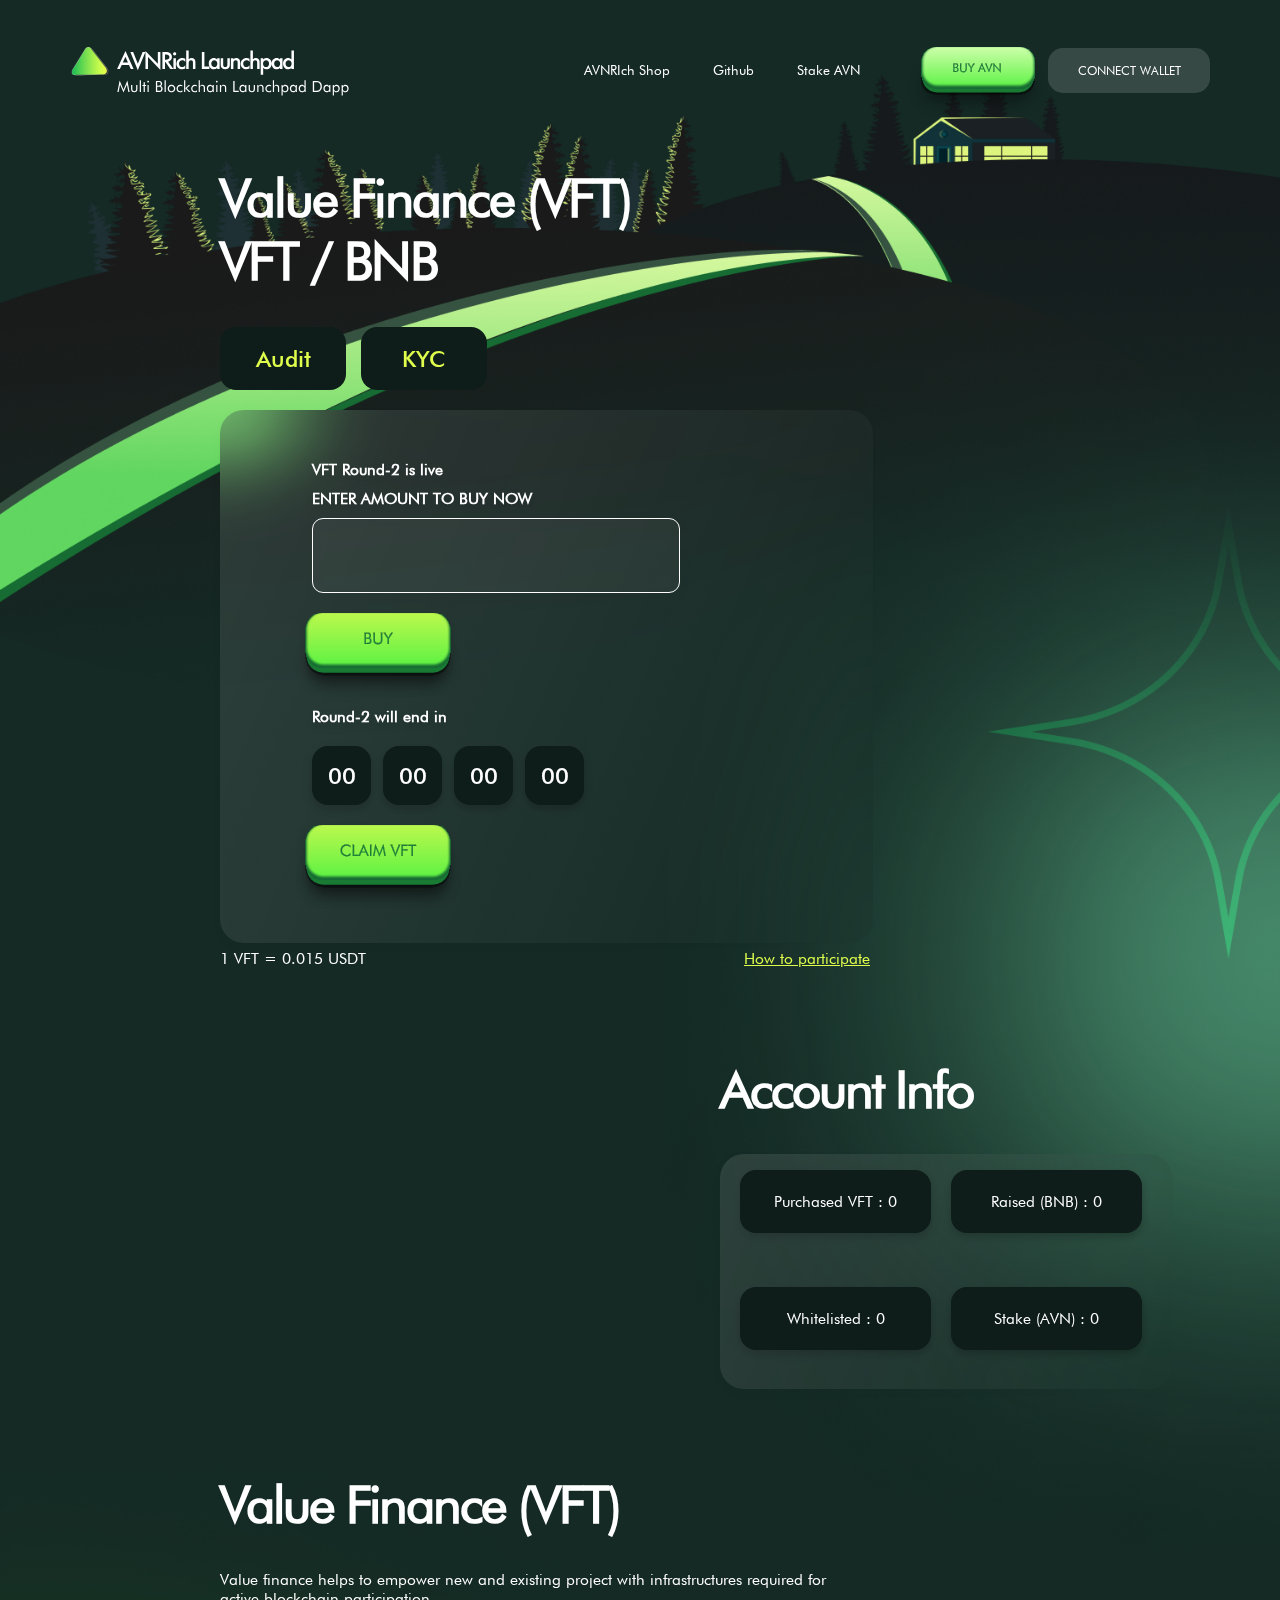
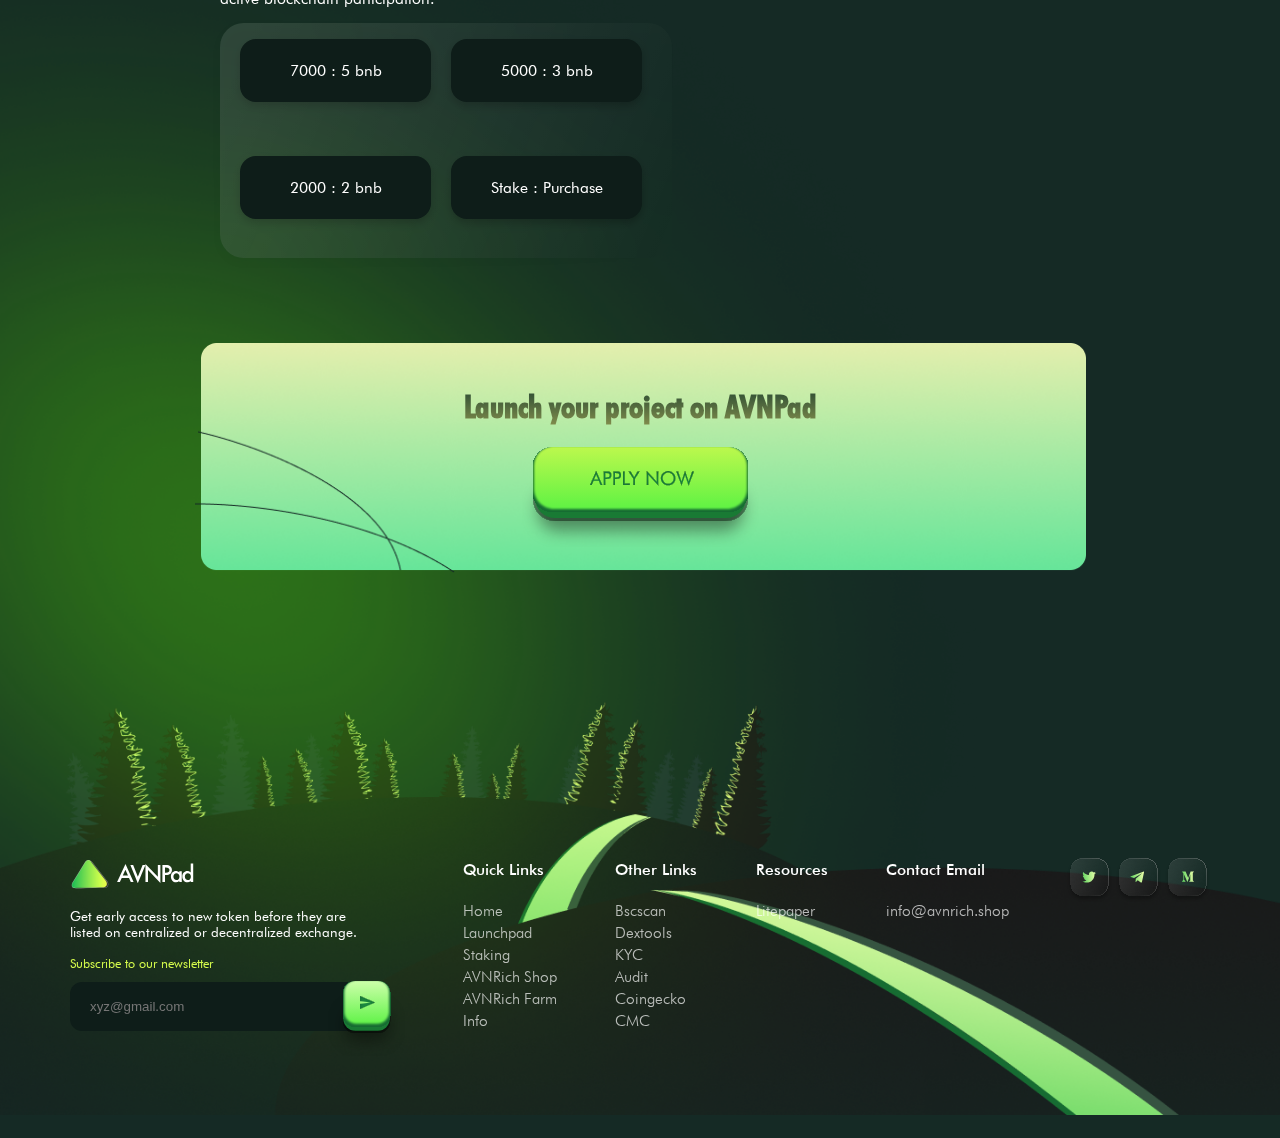
<file: launchpad.html>
<!DOCTYPE html>
<html lang="en">
  <head>
    <meta charset="UTF-8" />
    <meta http-equiv="X-UA-Compatible" content="IE=edge" />
    <meta name="viewport" content="width=device-width, initial-scale=1.0" />
    <title>AVNPad LaunchPad</title>
    <link rel="stylesheet" href="launchpad.css" />
    <link rel="stylesheet" href="style.css" />
    <link
      rel="shortcut icon"
      href="./assets/image 66.svg"
      type="image/x-icon"
    />
  </head>
  <body>
    <div class="launchpadHome">
      <div class="navbar" id="launchPadNav">
        <img src="./assets/launchpad/Group 48095447.svg" alt="" />
        <div class="navOption">
          <a href="https://avnrich.shop/" target="_blank">AVNRIch Shop</a>
          <a href="https://github.com/avnrich" target="_blank">Github</a>
          <a href="staking.html" target="_blank">Stake AVN</a>
        </div>
        <div class="buttonArea">
          <a
            href="https://pancakeswap.finance/swap?outputCurrency=0xbf151f63d8d1287db5fc7a3bc104a9c38124cdeb"
            target="_blank"
            ><img src="./assets/launchpad/buybutton.svg" alt="" id="buyButton"
          /></a>
          <button id="connectWallet">CONNECT WALLET</button>
        </div>

        <img src="assets/Group 48095369.svg" alt="" id="bar" />
      </div>

      <div class="launchPadMobNav" id="launchPadMobNav">
        <div class="topLogoANdClose">
          <img
            id="topLogo"
            src="./assets/launchpad/Group 48095447.svg"
            alt=""
          />
          <img
            src="./assets/launchpad/closeButton.svg"
            alt=""
            id="closeButton"
          />
        </div>
        <div class="launchPadMobNavOption">
          <a href="https://avnrich.shop/" target="_blank">AVNRIch Shop</a>
          <a href="https://github.com/avnrich" target="_blank">Github</a>
          <a href="staking.html" target="_blank">Stake AVN</a>
        </div>
        <div class="launchPadMobNavButton">
          <a
            href="https://pancakeswap.finance/swap?outputCurrency=0xbf151f63d8d1287db5fc7a3bc104a9c38124cdeb"
            target="_blank"
            ><img src="./assets/launchpad/buybutton.svg" alt="" id="buyButton"
          /></a>
          <button id="connectWallet">CONNECT WALLET</button>
        </div>
      </div>

      <div class="launchpadHero">
        <h1>Value Finance (VFT) <br />VFT / BNB</h1>
        <div class="heroButtonArea">
          <button>Audit</button>
          <button>KYC</button>
        </div>
        <div class="buyCoinArea">
          <h6>VFT Round-2 is live</h6>
          <p>ENTER AMOUNT TO BUY NOW</p>
          <input type="number" />
          <img src="./assets/launchpad/Group 48095466.svg" alt="" />
          <p>Round-2 will end in</p>
          <div class="amountArea">
            <h4>00</h4>
            <h4>00</h4>
            <h4>00</h4>
            <h4>00</h4>
          </div>
          <img src="./assets/launchpad/Group 48095465.svg" alt="" />
        </div>
        <div class="coinBuyDetails">
          <p>1 VFT = 0.015 USDT</p>
          <a
            href="https://avnrich.medium.com/avnpad-716a1c7e19e"
            target="_blank"
            >How to participate</a
          >
        </div>
      </div>

      <div class="accountInfo">
        <h1>Account Info</h1>
        <div class="accountInfoDetails">
          <p>Purchased VFT : 0</p>
          <p>Raised (BNB) : 0</p>
          <p>Whitelisted : 0</p>
          <p>Stake (AVN) : 0</p>
        </div>
      </div>

      <div class="accountInfo" id="valueFinance">
        <h1>Value Finance (VFT)</h1>
        <p>
          Value finance helps to empower new and existing project with
          infrastructures required for <br />
          active blockchain participation.
        </p>
        <div class="accountInfoDetails">
          <p>7000 : 5 bnb</p>
          <p>5000 : 3 bnb</p>
          <p>2000 : 2 bnb</p>
          <p>Stake : Purchase</p>
        </div>
      </div>
      <div class="lastBanner">
        <div class="lastBannerBody">
          <h1>Launch your project on AVNPad</h1>
          <a
            href="https://docs.google.com/forms/d/e/1FAIpQLSf3eKvAqiiNi4CCDcVi5-uMavPnjjgWZVDOfdK9HBLrLd0xpg/viewform"
            target="_blank"
            ><img src="./assets/Group 48095376.svg" alt=""
          /></a>
        </div>
      </div>

      <div class="footer" id="launchpadFooter">
        <div class="footerOne">
          <img src="assets/Group 48095377.svg" alt="" />
          <p>
            Get early access to new token before they are <br />
            listed on centralized or decentralized exchange.
          </p>
          <h4>Subscribe to our newsletter</h4>
          <input type="text" id="emailInput" placeholder="xyz@gmail.com" />
          <img src="./assets/Group 48095443.svg" alt="" id="emailSendButton" />
        </div>
        <div class="footerTwo">
          <h4>Quick Links</h4>
          <a href="index.html" target="_blank">Home</a>
          <a href="launchpad.html" target="_blank">Launchpad</a>
          <a href="staking.html" target="_blank">Staking</a>
          <a href="https://twitter.com/avnrich" target="_blank">AVNRich Shop</a>
          <a href="https://farm.avnrichdefi.com/" target="_blank"
            >AVNRich Farm</a
          >
          <a href="info.html" target="_blank">Info</a>
        </div>

        <div class="footerTwo">
          <h4>Other Links</h4>
          <a
            href="https://bscscan.com/token/0xbf151f63d8d1287db5fc7a3bc104a9c38124cdeb"
            target="_blank"
            >Bscscan</a
          >
          <a
            href="https://www.dextools.io/app/bsc/pair-explorer/0x5ede4136074e8165b3168972976622459506afd9"
            target="_blank"
            >Dextools</a
          >
          <a href="" target="_blank">KYC</a>
          <a
            href="https://github.com/solidproof/smart-contract-audits/blob/main/SmartContract_Audit_Solidproof_AVNRich.pdf"
            target="_blank"
            >Audit</a
          >
          <a href="https://www.coingecko.com/en/coins/avnrich" target="_blank"
            >Coingecko</a
          >
          <a
            href="https://coinmarketcap.com/currencies/avnrich-token/"
            target="_blank"
            >CMC</a
          >
        </div>

        <div class="footerTwo">
          <h4>Resources</h4>
          <a href="https://twitter.com/avnrich" target="_blank">Litepaper</a>
        </div>

        <div class="footerTwo">
          <h4>Contact Email</h4>
          <a href="">info@avnrich.shop</a>
        </div>

        <div class="footerSocial">
          <a href="https://twitter.com/avnrich" target="_blank"
            ><img
              src="assets/Group 48095388.svg"
              alt=""
              class="socialLink navsocial"
          /></a>
          <a href="https://t.me/AVNRich_Chat" target="_blank">
            <img
              src="assets/Group 48095387.svg"
              alt=""
              class="socialLink navsocial"
          /></a>
          <a href="https://avnrich.medium.com/" target="_blank">
            <img
              src="assets/Group 48095386.svg"
              alt=""
              class="socialLink navsocial"
          /></a>
        </div>
      </div>
    </div>

    <script>
      const bar = document.getElementById("bar");
      const launchPadNav = document.getElementById("launchPadNav");
      const launchPadMobNav = document.getElementById("launchPadMobNav");
      const closeButton = document.getElementById("closeButton");
      bar.addEventListener("click", () => {
        launchPadNav.style.display = "none";
        launchPadMobNav.style.display = "block";
      });
      closeButton.addEventListener("click", () => {
        launchPadNav.style.display = "block";
        launchPadMobNav.style.display = "none";
        launchPadNav.style.display = "flex";
      });
    </script>
  </body>
</html>
</file>
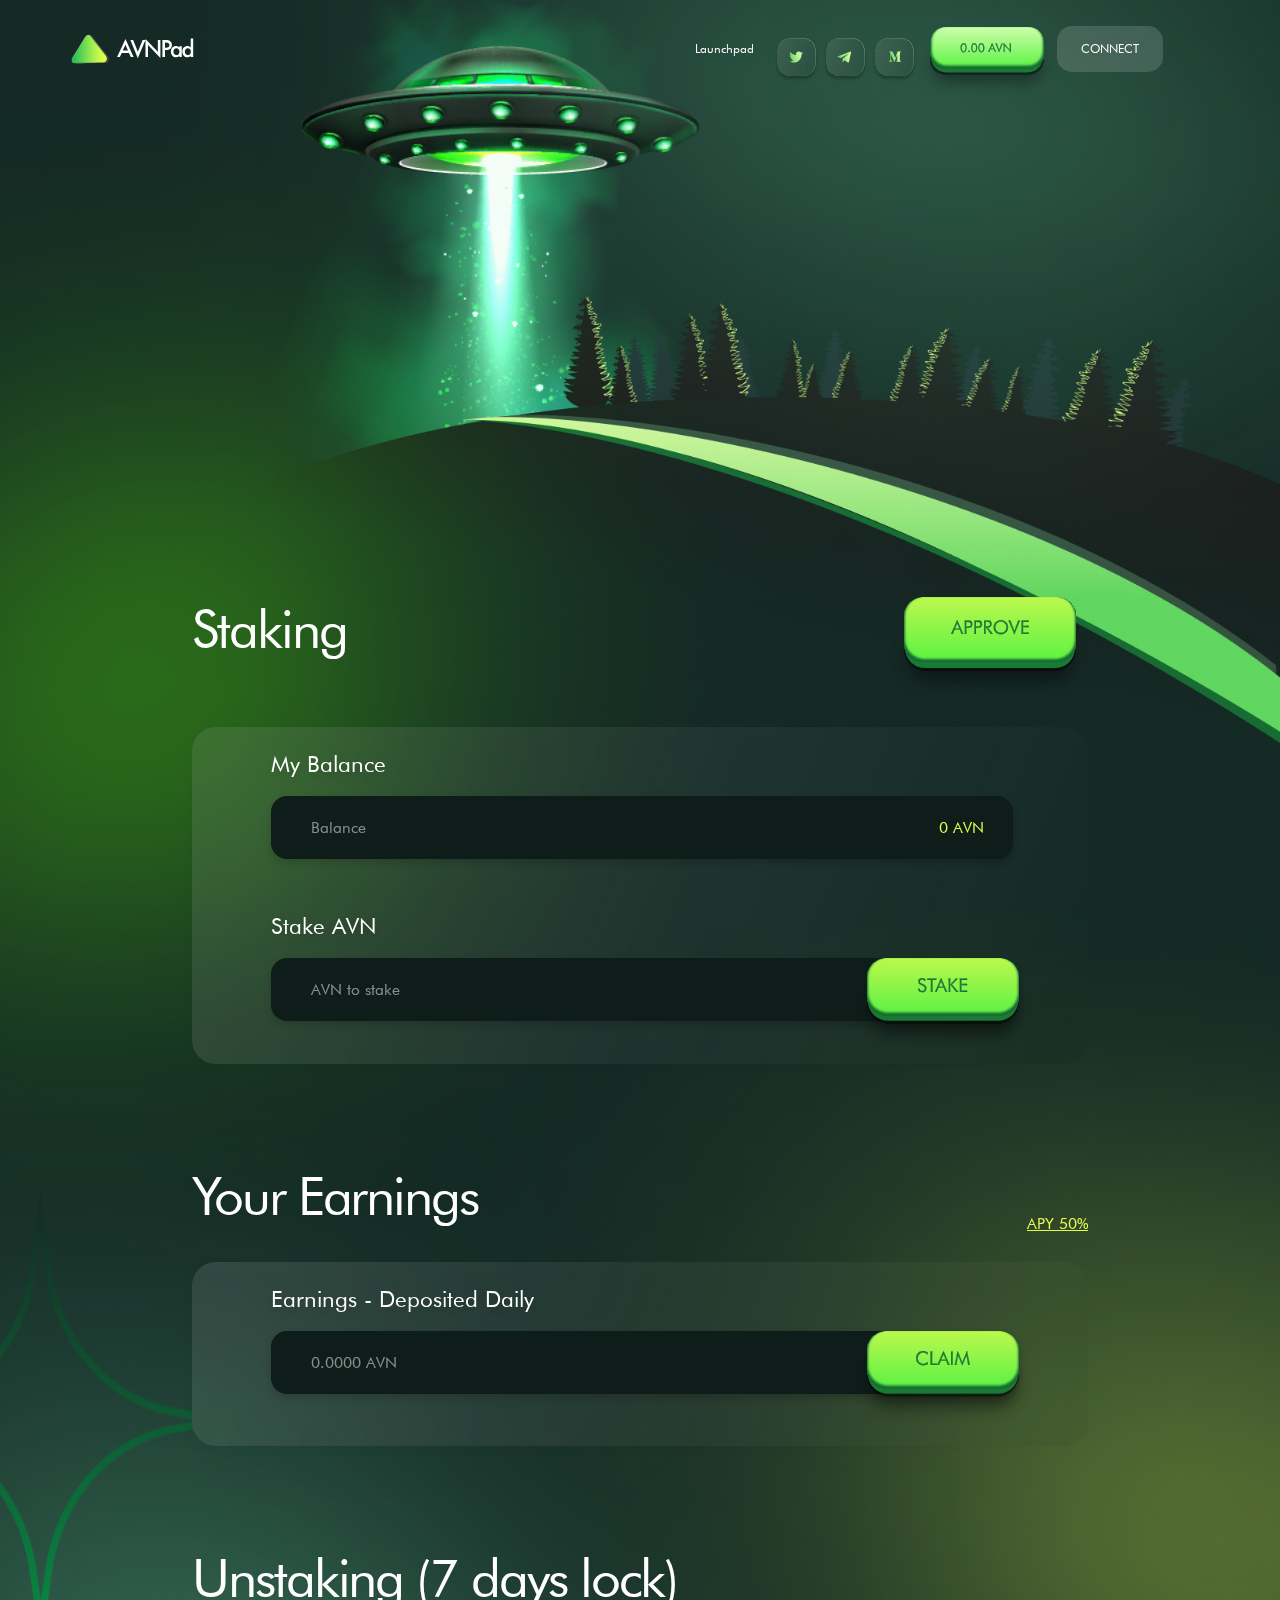
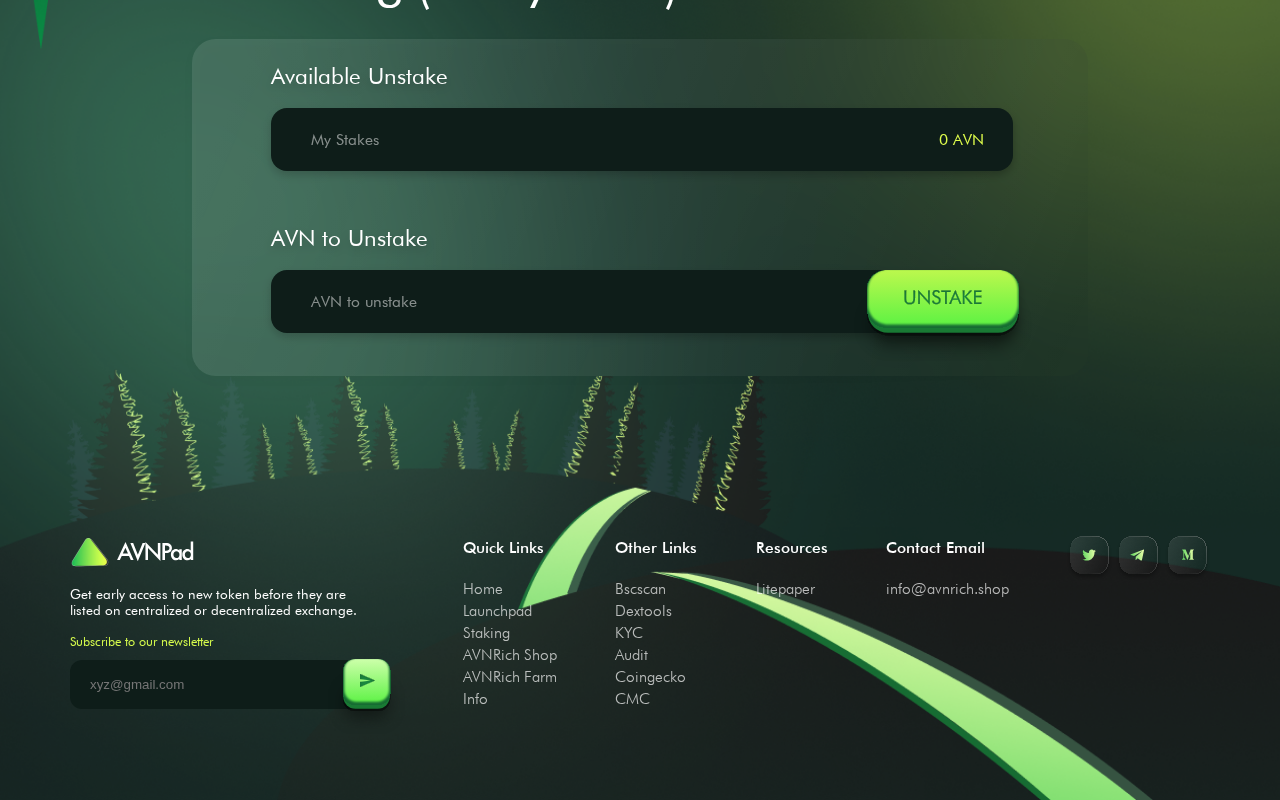
<file: staking.html>
<!DOCTYPE html>
<html lang="en">
  <head>
    <meta charset="UTF-8" />
    <meta http-equiv="X-UA-Compatible" content="IE=edge" />
    <meta name="viewport" content="width=device-width, initial-scale=1.0" />
    <link rel="stylesheet" href="./staking.css" />
    <link rel="stylesheet" href="style.css" />
    <title>AVNPad | Staking</title>
    <link
      rel="shortcut icon"
      href="./assets/image 66.svg"
      type="image/x-icon"
    />
  </head>
  <body>
    <div class="stakingHome">
      <div class="stakingNav" id="stakingNav">
        <img src="assets/Group 48095377.svg" alt="" />
        <p>Launchpad</p>
        <div class="navSocial">
          <a href="https://twitter.com/avnrich" target="_blank"
            ><img
              src="assets/Group 48095388.svg"
              alt=""
              class="socialLink navsocial"
          /></a>
          <a href="https://t.me/AVNRich_Chat" target="_blank">
            <img
              src="assets/Group 48095387.svg"
              alt=""
              class="socialLink navsocial"
          /></a>
          <a href="https://avnrich.medium.com/" target="_blank">
            <img
              src="assets/Group 48095386.svg"
              alt=""
              class="socialLink navsocial"
          /></a>
        </div>
        <img src="./assets/staking/Group 48095447.svg" alt="" id="buyButton" />
        <button id="connectButton">CONNECT</button>
        <img src="assets/Group 48095369.svg" alt="" id="bar" />
      </div>

      <div class="stakingMObNavigation" id="stakingMObNavigation">
        <div class="firstMobNavStake">
          <img src="assets/Group 48095377.svg" alt="" />
          <img src="assets/Group 48095517.svg" alt="" id="nai" />
        </div>
        <p id="stakingMobLaunchPad">Launchpad</p>
        <div class="stakingNavMobSocial">
          <a href="https://twitter.com/avnrich" target="_blank"
            ><img
              src="assets/Group 48095388.svg"
              alt=""
              class="socialLink navsocial"
          /></a>
          <a href="https://t.me/AVNRich_Chat" target="_blank">
            <img
              src="assets/Group 48095387.svg"
              alt=""
              class="socialLink navsocial"
          /></a>
          <a href="https://avnrich.medium.com/" target="_blank">
            <img
              src="assets/Group 48095386.svg"
              alt=""
              class="socialLink navsocial"
          /></a>
        </div>

        <img
          src="./assets/staking/Group 48095447.svg"
          alt=""
          id="stakeMObAVN"
        />
        <button id="stakeMObBTN">CONNECT</button>
      </div>

      <div class="stakingInputArea">
        <div class="stakingInputHeader">
          <h1>Staking</h1>
          <img src="./assets/staking/Group 48095480.svg" alt="" id="approve" />
        </div>
        <div class="stakingInputMain">
          <h4>My Balance</h4>
          <div class="stakeInputAmount">
            <p id="balance">Balance</p>
            <p id="avn">0 AVN</p>
          </div>
          <h4>Stake AVN</h4>
          <div class="stakeInputAmount">
            <p id="balance">AVN to stake</p>
            <img src="./assets/staking/stake.svg" alt="" id="stakeButton" />
          </div>
        </div>
      </div>

      <div class="stakingInputArea">
        <div class="stakingInputHeader" id="secondINput">
          <h1>Your Earnings</h1>
          <a href="">APY 50%</a>
        </div>
        <div class="stakingInputMain" id="secondInputMain">
          <h4>Earnings - Deposited Daily</h4>
          <div class="stakeInputAmount">
            <p id="balance">0.0000 AVN</p>
            <img
              src="./assets/staking/Group 48095485.svg"
              alt=""
              id="stakeButton"
            />
          </div>
        </div>
      </div>

      <div class="stakingInputArea">
        <div class="stakingInputHeader" id="thirdStakingHeader">
          <h1>Unstaking (7 days lock)</h1>
        </div>
        <div class="stakingInputMain">
          <h4>Available Unstake</h4>
          <div class="stakeInputAmount">
            <p id="balance">My Stakes</p>
            <p id="avn">0 AVN</p>
          </div>
          <h4>AVN to Unstake</h4>
          <div class="stakeInputAmount">
            <p id="balance">AVN to unstake</p>
            <img
              src="./assets/staking/Group 48095488.svg"
              alt=""
              id="stakeButton"
            />
          </div>
        </div>
      </div>

      <div class="footer" id="stakingFootre">
        <div class="footerOne">
          <img src="assets/Group 48095377.svg" alt="" />
          <p>
            Get early access to new token before they are <br />
            listed on centralized or decentralized exchange.
          </p>
          <h4>Subscribe to our newsletter</h4>
          <input type="text" id="emailInput" placeholder="xyz@gmail.com" />
          <img src="./assets/Group 48095443.svg" alt="" id="emailSendButton" />
        </div>
        <div class="footerTwo">
          <h4>Quick Links</h4>
          <a href="index.html" target="_blank">Home</a>
          <a href="launchpad.html" target="_blank">Launchpad</a>
          <a href="staking.html" target="_blank">Staking</a>
          <a href="https://twitter.com/avnrich" target="_blank">AVNRich Shop</a>
          <a href="https://farm.avnrichdefi.com/" target="_blank"
            >AVNRich Farm</a
          >
          <a href="info.html" target="_blank">Info</a>
        </div>

        <div class="footerTwo">
          <h4>Other Links</h4>
          <a
            href="https://bscscan.com/token/0xbf151f63d8d1287db5fc7a3bc104a9c38124cdeb"
            target="_blank"
            >Bscscan</a
          >
          <a
            href="https://www.dextools.io/app/bsc/pair-explorer/0x5ede4136074e8165b3168972976622459506afd9"
            target="_blank"
            >Dextools</a
          >
          <a href="" target="_blank">KYC</a>
          <a
            href="https://github.com/solidproof/smart-contract-audits/blob/main/SmartContract_Audit_Solidproof_AVNRich.pdf"
            target="_blank"
            >Audit</a
          >
          <a href="https://www.coingecko.com/en/coins/avnrich" target="_blank"
            >Coingecko</a
          >
          <a
            href="https://coinmarketcap.com/currencies/avnrich-token/"
            target="_blank"
            >CMC</a
          >
        </div>

        <div class="footerTwo">
          <h4>Resources</h4>
          <a href="https://twitter.com/avnrich" target="_blank">Litepaper</a>
        </div>

        <div class="footerTwo">
          <h4>Contact Email</h4>
          <a href="">info@avnrich.shop</a>
        </div>

        <div class="footerSocial">
          <a href="https://twitter.com/avnrich" target="_blank"
            ><img
              src="assets/Group 48095388.svg"
              alt=""
              class="socialLink navsocial"
          /></a>
          <a href="https://t.me/AVNRich_Chat" target="_blank">
            <img
              src="assets/Group 48095387.svg"
              alt=""
              class="socialLink navsocial"
          /></a>
          <a href="https://avnrich.medium.com/" target="_blank">
            <img
              src="assets/Group 48095386.svg"
              alt=""
              class="socialLink navsocial"
          /></a>
        </div>
      </div>
    </div>

    <script>
      const bar = document.getElementById("bar");
      const stakingNav = document.getElementById("stakingNav");
      const stakingMObNavigation = document.getElementById(
        "stakingMObNavigation"
      );
      const nai = document.getElementById("nai");
      bar.addEventListener("click", () => {
        stakingNav.style.display = "none";
        stakingMObNavigation.style.display = "block";
        stakingMObNavigation.style.display = "flex";
        stakingMObNavigation.style.flexDirection = "column";
        stakingMObNavigation.style.alignItems = "center";
      });
      nai.addEventListener("click", () => {
        stakingNav.style.display = "block";
        stakingMObNavigation.style.display = "none";
        stakingNav.style.display = "flex";
      });
    </script>
  </body>
</html>
</file>
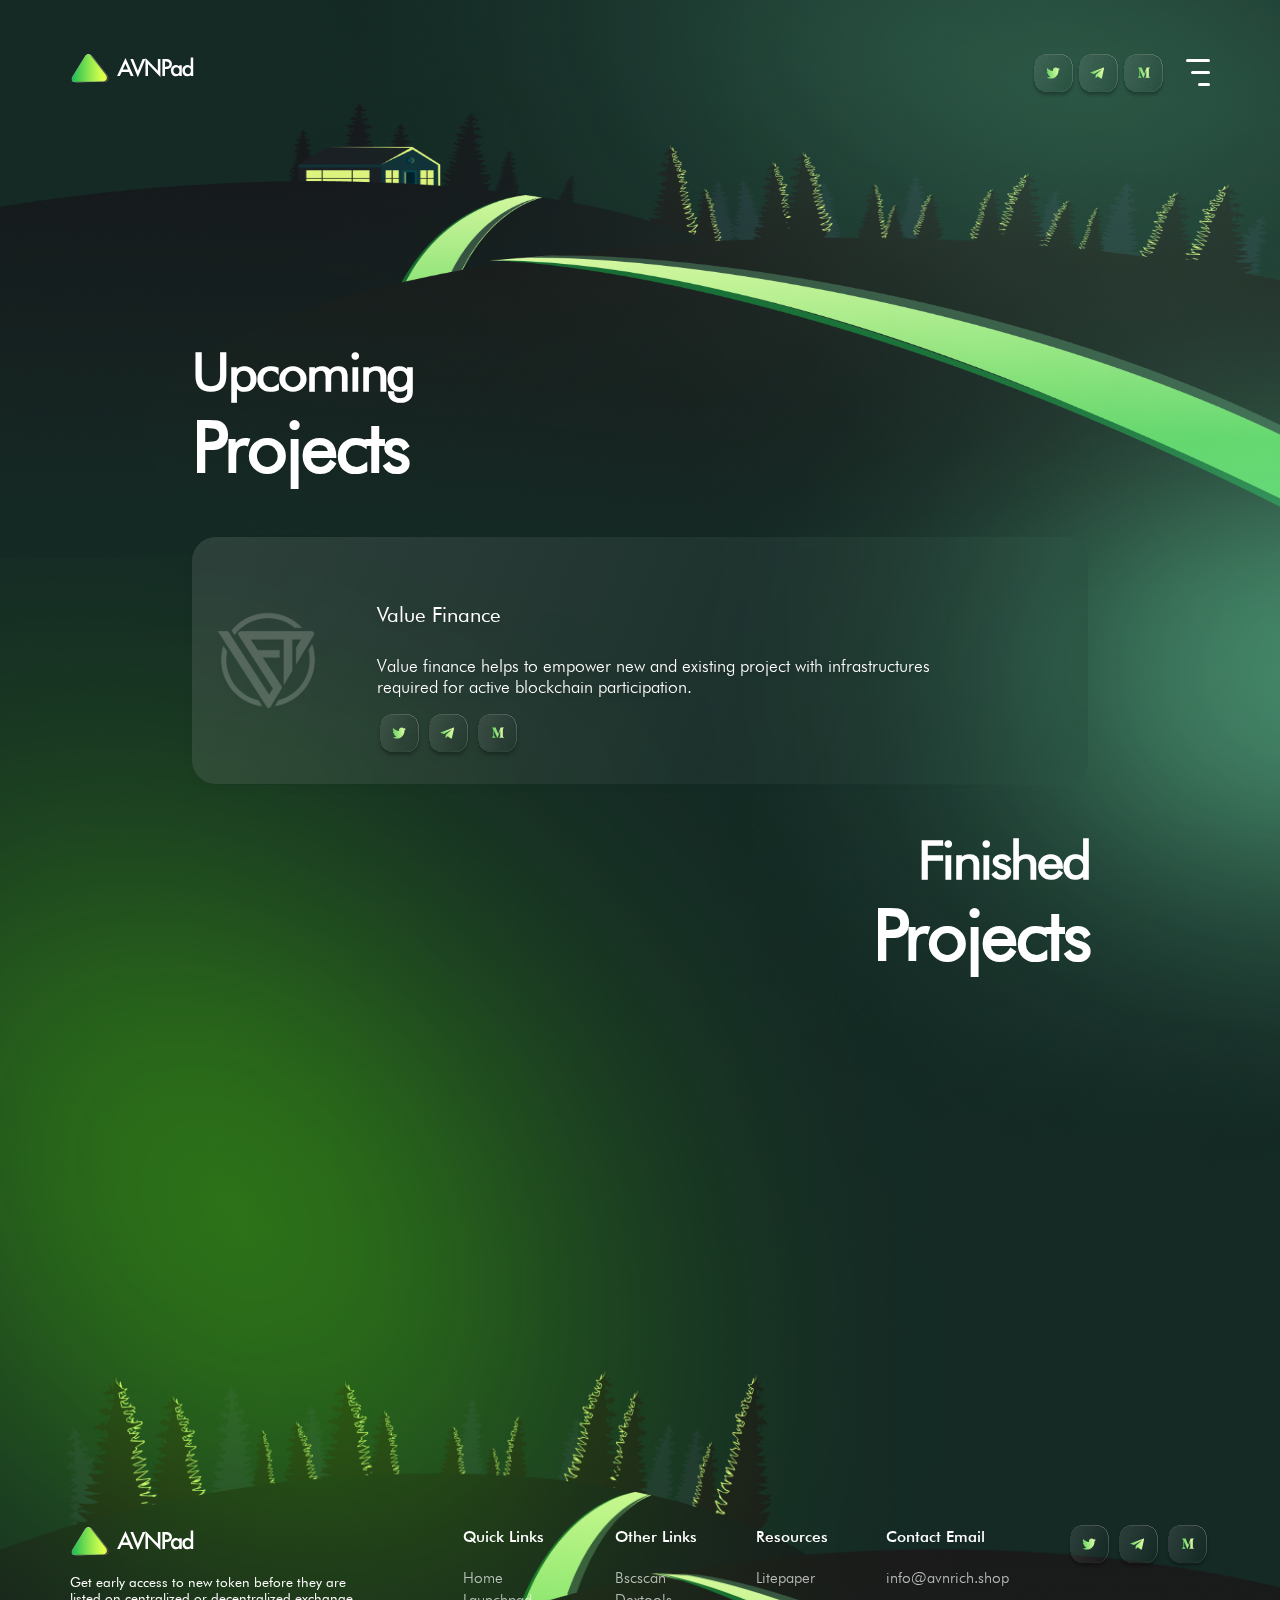
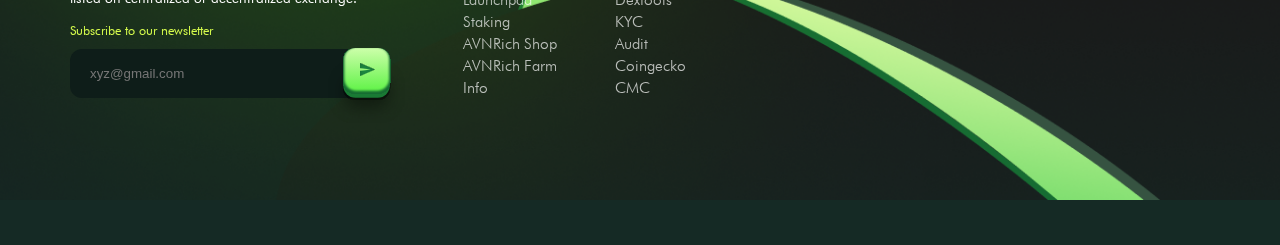
<file: upcoming.html>
<!DOCTYPE html>
<html lang="en">
  <head>
    <meta charset="UTF-8" />
    <meta http-equiv="X-UA-Compatible" content="IE=edge" />
    <meta name="viewport" content="width=device-width, initial-scale=1.0" />
    <link rel="stylesheet" href="upcoming.css" />
    <link rel="stylesheet" href="style.css" />
    <link
      rel="shortcut icon"
      href="./assets/image 66.svg"
      type="image/x-icon"
    />
    <title>AVNPad | Upcoming IDO's</title>
  </head>
  <body>
    <div class="upcomingHome">
      <div class="navbar" id="navMain">
        <div class="leftOptionNav">
          <img src="assets/Group 48095377.svg" alt="" />
        </div>
        <div class="rightSideNav">
          <a href="https://twitter.com/avnrich" target="_blank"
            ><img src="assets/Group 48095388.svg" alt="" class="socialLink"
          /></a>

          <a href="https://t.me/AVNRich_Chat" target="_blank">
            <img src="assets/Group 48095387.svg" alt="" class="socialLink"
          /></a>
          <a href="https://avnrich.medium.com/" target="_blank">
            <img src="assets/Group 48095386.svg" alt="" class="socialLink"
          /></a>
          <img src="assets/Group 48095369.svg" alt="" id="barWeb" />
          <img src="assets/Group 48095369.svg" alt="" id="bar" />
        </div>
      </div>

      <div class="navWebDetails" id="navWebDetails">
        <img src="assets/Group 48095517.svg" alt="" id="navWebDetailsClose" />
        <div class="navWebDetailsOption">
          <a href="">Home</a>
          <a href="launchpad.html" target="_blank">Launchpad</a>
          <a href="staking.html" target="_blank">Staking</a>
          <a href="https://twitter.com/avnrich" target="_blank">AVNRich Shop</a>
          <a href="https://farm.avnrichdefi.com/" target="_blank"
            >AVNRich Farm</a
          >

          <a href="https://twitter.com/avnrich" target="_blank">Litepaper</a>
          <a
            href="https://bscscan.com/token/0xbf151f63d8d1287db5fc7a3bc104a9c38124cdeb"
            target="_blank"
            >Bscscan</a
          >
          <a href="info.html" target="_blank">Info</a>
        </div>
      </div>

      <div class="navbarMobile" id="navMob">
        <div class="topMobNav">
          <img src="assets/Group 48095377.svg" alt="" id="navMobLogo" />
          <img src="assets/Group 48095517.svg" alt="" id="close" />
        </div>
        <div class="navMoboption">
          <a href="index.html" target="_blank">Home</a>
          <a href="launchpad.html" target="_blank">Launchpad</a>
          <a href="staking.html" target="_blank">Staking</a>
          <a href="https://twitter.com/avnrich" target="_blank">AVNRich Shop</a>
          <a href="https://farm.avnrichdefi.com/" target="_blank"
            >AVNRich Farm</a
          >

          <a href="https://twitter.com/avnrich" target="_blank">Litepaper</a>
          <a
            href="https://bscscan.com/token/0xbf151f63d8d1287db5fc7a3bc104a9c38124cdeb"
            target="_blank"
            >Bscscan</a
          >
          <a href="info.html" target="_blank">Info</a>
        </div>
        <div class="navMobSocial">
          <a href="https://twitter.com/avnrich" target="_blank"
            ><img src="assets/Group 48095388.svg" alt=""
          /></a>

          <a href="https://t.me/AVNRich_Chat" target="_blank">
            <img src="assets/Group 48095387.svg" alt=""
          /></a>
          <a href="https://avnrich.medium.com/" target="_blank">
            <img src="assets/Group 48095386.svg" alt=""
          /></a>
        </div>
      </div>
      <div class="upcomingHero">
        <h2>Upcoming</h2>
        <h1>Projects</h1>
        <div class="valueFinanceArea">
          <img src="./assets/staking/logo 2.svg" alt="" />
          <div class="valueFinanceAreaDetails">
            <h4>Value Finance</h4>
            <p>
              Value finance helps to empower new and existing project with
              infrastructures <br />
              required for active blockchain participation.
            </p>
            <div class="valueFinanceAreaDetailsSocial">
              <a href="https://twitter.com/avnrich" target="_blank"
                ><img src="assets/Group 48095388.svg" alt="" class="socialLink"
              /></a>

              <a href="https://t.me/AVNRich_Chat" target="_blank">
                <img src="assets/Group 48095387.svg" alt="" class="socialLink"
              /></a>
              <a href="https://avnrich.medium.com/" target="_blank">
                <img src="assets/Group 48095386.svg" alt="" class="socialLink"
              /></a>
            </div>
          </div>
        </div>
      </div>
      <div class="upcomingProject">
        <h2>Finished</h2>
        <h1>Projects</h1>
      </div>

      <div class="footer" id="upcomingFooter">
        <div class="footerOne">
          <img src="assets/Group 48095377.svg" alt="" />
          <p>
            Get early access to new token before they are <br />
            listed on centralized or decentralized exchange.
          </p>
          <h4>Subscribe to our newsletter</h4>
          <input type="text" id="emailInput" placeholder="xyz@gmail.com" />
          <img src="./assets/Group 48095443.svg" alt="" id="emailSendButton" />
        </div>
        <div class="footerTwo">
          <h4>Quick Links</h4>
          <a href="index.html" target="_blank">Home</a>
          <a href="launchpad.html" target="_blank">Launchpad</a>
          <a href="staking.html" target="_blank">Staking</a>
          <a href="https://twitter.com/avnrich" target="_blank">AVNRich Shop</a>
          <a href="https://farm.avnrichdefi.com/" target="_blank"
            >AVNRich Farm</a
          >
          <a href="info.html" target="_blank">Info</a>
        </div>

        <div class="footerTwo">
          <h4>Other Links</h4>
          <a
            href="https://bscscan.com/token/0xbf151f63d8d1287db5fc7a3bc104a9c38124cdeb"
            target="_blank"
            >Bscscan</a
          >
          <a
            href="https://www.dextools.io/app/bsc/pair-explorer/0x5ede4136074e8165b3168972976622459506afd9"
            target="_blank"
            >Dextools</a
          >
          <a href="" target="_blank">KYC</a>
          <a
            href="https://github.com/solidproof/smart-contract-audits/blob/main/SmartContract_Audit_Solidproof_AVNRich.pdf"
            target="_blank"
            >Audit</a
          >
          <a href="https://www.coingecko.com/en/coins/avnrich" target="_blank"
            >Coingecko</a
          >
          <a
            href="https://coinmarketcap.com/currencies/avnrich-token/"
            target="_blank"
            >CMC</a
          >
        </div>

        <div class="footerTwo">
          <h4>Resources</h4>
          <a href="https://twitter.com/avnrich" target="_blank">Litepaper</a>
        </div>

        <div class="footerTwo">
          <h4>Contact Email</h4>
          <a href="">info@avnrich.shop</a>
        </div>

        <div class="footerSocial">
          <a href="https://twitter.com/avnrich" target="_blank"
            ><img
              src="assets/Group 48095388.svg"
              alt=""
              class="socialLink navsocial"
          /></a>
          <a href="https://t.me/AVNRich_Chat" target="_blank">
            <img
              src="assets/Group 48095387.svg"
              alt=""
              class="socialLink navsocial"
          /></a>
          <a href="https://avnrich.medium.com/" target="_blank">
            <img
              src="assets/Group 48095386.svg"
              alt=""
              class="socialLink navsocial"
          /></a>
        </div>
      </div>
    </div>

    <script>
      const bar = document.getElementById("bar");
      const navbarMain = document.getElementById("navMain");
      const navMob = document.getElementById("navMob");
      const close = document.getElementById("close");
      const navMainDetails = document.getElementById("navWebDetails");
      const barWeb = document.getElementById("barWeb");
      const navWebDetailsClose = document.getElementById("navWebDetailsClose");
      bar.addEventListener("click", () => {
        navbarMain.style.display = "none";
        navMob.style.display = "block";
      });

      close.addEventListener("click", () => {
        navbarMain.style.display = "block";
        navMob.style.display = "none";
        navbarMain.style.width = "350px";
        navbarMain.style.display = "flex";
      });

      barWeb.addEventListener("click", () => {
        navbarMain.style.display = "none";
        navMainDetails.style.display = "block";
      });
      navWebDetailsClose.addEventListener("click", () => {
        navbarMain.style.display = "block";
        navbarMain.style.display = "flex";
        navMainDetails.style.display = "none";
      });
    </script>
  </body>
</html>
</file>
<file: style.css>
@font-face {
  font-family: FuturaRegular;
  src: url('./fonts/Futura\ Book\ font.ttf');
}
@font-face {
  font-family: FuturaMedium;
  src: url('./fonts/futura\ medium\ bt.ttf');
}
@font-face {
  font-family: FuturaBold;
  src: url('./fonts/Futura\ Bold\ font.ttf');
}
@font-face {
  font-family: FuturaLight;
  src: url('./fonts/futura\ light\ bt.ttf');
}
body {
  height: 100%;
  width: 100%;
  margin: 0;
  padding: 0;
  display: flex;
  flex-direction: column;
  align-items: center;
  background-color: #152a25;
}
#barWeb {
  display: block;
  margin-left: 20px;
  margin-top: 5px;
  cursor: pointer;
}
.home {
  overflow: hidden;
  width: 100%;
  height: 100%;
  display: flex;
  flex-direction: column;
  align-items: center;
  background: url('./assets/bgtop.png'), url('./assets/Group\ 48095436.png'),
    url('./assets/Group\ 48095437.png'), url('./assets/bggddf.png'),
    url('./assets/token.png'), url('./assets/lastBg.png');
  background-repeat: no-repeat;
  background-size: 100% 1330px, 100% 1400px, 100% 1100px, 100% 1300px,
    100% 2000px, 100% 1100px;
  background-position: left 00px, left 1800px, left 3000px, left 4300px,
    left 5000px, left 6850px;
}
#bar {
  display: none;
}
.navWebDetails {
  width: 100%;
  height: 100vh;
  background: url('./assets/side\ menu\ overlay\ web.png');
  background-size: 100% 100%;
  background-position: top left;
  background-repeat: no-repeat;
  display: none;
}
.navbar {
  width: 1140px;
  height: 140px;

  display: flex;
  justify-content: space-between;
  align-items: center;
}
.rightSideNav {
  display: flex;
}
#navMob {
  display: none;
}
.topMobNav {
  width: 350px;
  display: flex;
  height: 100px;
  justify-content: space-between;
  align-items: center;
}
#navWebDetailsClose {
  margin-left: 90%;
  margin-top: 50px;
}
.navWebDetailsOption {
  display: flex;
  flex-direction: column;
  margin-left: 80%;
}
.navWebDetailsOption a {
  text-decoration: none;

  font-weight: 400;
  font-size: 13.51px;
  color: #ffffff;
  font-family: FuturaRegular;
  margin-top: 30px;
}
.navbarMobile {
  width: 100%;
  height: 100vh;
  display: flex;
  flex-direction: column;
  align-items: center;
}
.socialLink {
  width: 45px;
  height: 45px;
  cursor: pointer;

  margin-top: 0px;
  margin-bottom: -17px;
}
#bar {
  width: 24px;
  height: 24px;
  margin-left: 20px;
  cursor: pointer;
}

/* HERO_SECTION */
.heroSection {
  height: 100%;
  width: 1140px;
  display: flex;
}
.heroLeft h1 {
  font-family: FuturaRegular;
  font-weight: 800;
  font-size: 71.51px;
  color: #ffffff;
  letter-spacing: -2.07215px;
  line-height: 84px;
  margin-bottom: 0;
}
.heroLeft h2 {
  font-family: FuturaRegular;
  font-weight: 800;
  font-size: 52.51px;
  color: #ffffff;
  letter-spacing: -2.07215px;
  line-height: 62px;
  margin-top: 0;
  margin-bottom: 0;
}

.heroLeft h3 {
  font-family: FuturaRegular;
  font-weight: 800;
  font-size: 41.51px;
  color: #ffffff;
  letter-spacing: -2.07215px;
  line-height: 49px;
  margin-top: 10px;
}
.heroLeft p {
  font-family: FuturaMedium;
  font-style: normal;
  font-weight: 500;
  font-size: 20.51px;
  line-height: 27px;
  color: #ffffff;
}
.heroSection img {
  width: 376px;
  height: 696px;
}
.heroLeft {
  margin-left: 100px;
  width: 60%;
}
#buyOnButton {
  width: 285px;
  height: 65px;
  border-radius: 20px;
  background: linear-gradient(180deg, #cdffaa 0%, #5bf243 100%);
  box-shadow: inset 0px -2px 2px 1px #166c32;
  border: none;
  text-transform: uppercase;
  font-weight: 100;
  font-size: 19px;
  color: #1c8e42;
  font-family: FuturaMedium;
  cursor: pointer;
  margin-top: 20px;
}
#checkIdoButton {
  width: 282px;
  height: 71px;
  background: rgba(255, 255, 255, 0.15);
  backdrop-filter: blur(10px);
  border-radius: 20px;
  margin-top: 30px;
  border: none;
  text-transform: uppercase;
  font-weight: 100;
  font-size: 19px;
  color: white;
  font-family: FuturaMedium;
  cursor: pointer;
}
#launchpad {
  width: 162px;
  height: 71px;
  background: rgba(255, 255, 255, 0.15);
  backdrop-filter: blur(10px);
  border-radius: 20px;
  margin-left: 20px;
  border: none;
  text-transform: uppercase;
  font-weight: 100;
  font-size: 19px;
  color: white;
  font-family: FuturaMedium;
  cursor: pointer;
}

/* PARTNERS */
.partners {
  width: 1140px;
  height: 300px;

  display: flex;
  justify-content: center;
  align-items: center;
  margin-top: 350px;
}
.partners img {
  margin-right: 50px;
}

/* CONTRACT ADDRESS */
.contractAddress {
  width: 1044px;
  height: 408.15px;

  padding-left: 70px;
  background: url('./assets/Group\ 48095435.svg');
  background-size: 100% 100%;
  background-repeat: no-repeat;
  background-position: left top;
}
.walletAddress {
  width: 892px;
  height: 110px;
  background: #0e1d19;
  border-radius: 16px;
  display: flex;
  align-items: center;
  justify-content: center;
}
.contractAddress h2 {
  font-weight: 800;
  font-size: 52.51px;
  letter-spacing: -2.07215px;
  color: #ffffff;
  font-family: FuturaRegular;
  margin-bottom: 0;
}
.contractAddress h1 {
  font-weight: 800;
  font-size: 71.51px;
  letter-spacing: -2.07215px;
  color: #ffffff;
  font-family: FuturaRegular;
  margin-top: 0;
  margin-bottom: 20px;
}

.walletAddress p {
  font-family: FuturaMedium;
  color: #e0fe4c;
  font-weight: 500;
  font-size: 30px;
}
#copyWallet {
  margin-left: 370px;
}

/* AVN REACH */
.avnReach {
  height: 100%;
  width: 1040px;
}

.avnReach h2 {
  font-family: FuturaRegular;
  font-weight: 800;
  letter-spacing: -2.07215px;
  font-size: 52.51px;
  color: #ffffff;
  text-align: right;
  margin-bottom: 0;
  margin-right: 50px;
  margin-top: 250px;
}

.avnReach h1 {
  font-weight: 800;
  font-size: 71.51px;
  letter-spacing: -2.07215px;
  font-family: FuturaRegular;
  color: #ffffff;
  text-align: right;
  margin-top: 0;
  margin-right: 50px;
}
.firstAvn {
  height: 500px;
  width: 100%;
  display: flex;
}
.rightAvnFirstTop {
  display: flex;
}
.leftAvnFirst {
  width: 308.25px;
  height: 474.23px;
  background: rgba(255, 255, 255, 0.15);
  backdrop-filter: blur(10px);
  border-radius: 20px;
  margin-left: 60px;
}
.rightAnvFirstTopLeft {
  width: 267.94px;
  height: 239.48px;
  backdrop-filter: blur(10px);
  border-radius: 20px;
  background: rgba(255, 255, 255, 0.15);
  margin-left: 30px;
  display: flex;
  flex-direction: column;
  justify-content: center;
}
.rightAvnSecond {
  width: 559.59px;
  height: 214.19px;
  backdrop-filter: blur(10px);
  border-radius: 20px;
  background: rgba(255, 255, 255, 0.15);
  margin-left: 30px;
  margin-top: 20px;
}
#secondLeftTOp {
  margin-top: 0;
  margin-left: 60px;
  margin-top: 20px;
  display: flex;
  flex-direction: column;
  justify-content: center;
}
#secondLeftBottom {
  margin-left: 30px;
}
#secondRight {
  margin-left: 20px;
}
.leftAvnFirst {
  display: flex;
  flex-direction: column;
  justify-content: center;
}
.leftAvnFirst img {
  width: 124.57px;
  height: 121.96px;
  margin-left: 30px;
  margin-bottom: 20px;
}

.contractAIudit {
  font-weight: 400;
  font-size: 20.51px;

  font-family: FuturaRegular;
  color: white;
  margin-bottom: 0;
  margin: 0 30px;
}
.should {
  font-weight: 300;
  font-size: 15.51px;
  font-family: FuturaRegular;
  color: white;
  margin: 20px 30px;
}
#bigSHuvo {
  display: flex;
  align-items: center;
}
#bigSHuvo img {
  width: 130.17px;
  height: 126.39px;
  margin-right: 30px;
}
#bigSHuvo p {
  font-weight: 400;
  font-size: 20.51px;

  font-family: FuturaRegular;
  color: white;
  margin: 0 30px;
}
#bigSHuvo h6 {
  font-weight: 300;
  font-size: 15.51px;
  font-family: FuturaRegular;
  color: white;
  margin: 20px 30px;
}

/* TERMS AND CONDITION */
.termsAndCondition {
  height: 1200px;
  width: 1030px;
}
.termsAndCondition h1 {
  font-weight: 800;
  font-size: 71.51px;
  letter-spacing: -2.07215px;
  font-family: FuturaRegular;
  color: #ffffff;
  margin-bottom: 0;
  margin-left: 50px;
  margin-top: 100px;
}
.termsAndCondition h3 {
  font-weight: 800;
  font-size: 52.51px;
  line-height: 62px;
  letter-spacing: -2.07215px;
  font-family: FuturaRegular;
  color: #ffffff;
  margin-top: 0;
  margin-left: 50px;
}
.termsAndCondionBox {
  margin-left: 30px;
  width: 892px;
  height: 900px;
  background: url('./assets/tandc.png');
  background-size: 100% 100%;
  background-repeat: no-repeat;
  background-position: left top;
}
#tandCFirsId {
  padding-top: 50px;
}
.tandcFirst {
  height: 20px;
  display: flex;
  align-items: center;
  margin-left: 60px;

  margin-bottom: -20px;
}
.tandcFirst p {
  font-family: FuturaRegular;
  font-weight: 400;
  font-size: 15.51px;
  color: #ffffff;
  margin-left: 15px;
}
#tandcOther {
  font-weight: 500;
  font-size: 15.51px;
  color: #e0fe4c;
  font-family: FuturaMedium;
  margin-left: 80px;
  margin-top: 50px;
}

/* AVN REACH */
.avnRich {
  height: 100%;
  width: 1000px;
}

.avnRich h2 {
  font-weight: 800;
  font-size: 52.51px;
  margin-bottom: 0;
  letter-spacing: -2.07215px;
  font-family: FuturaRegular;
  color: #ffffff;
  margin-left: 800px;
  margin-top: 200px;
}
.avnRich h1 {
  font-size: 71.51px;
  line-height: 84px;
  letter-spacing: -2.07215px;
  font-family: FuturaRegular;
  color: #ffffff;
  margin-top: 0;
  margin-left: 700px;
}

.avnRich p {
  font-size: 17.51px;
  line-height: 28px;
  /* or 160% */
  font-family: FuturaRegular;

  color: #ffffff;

  opacity: 0.7;
}

.multiChain {
  height: 100%;
  width: 1040px;
}
.multiChain h2 {
  font-weight: 800;
  font-size: 52.51px;
  margin-bottom: 0;
  letter-spacing: -2.07215px;
  font-family: FuturaRegular;
  color: #ffffff;
  text-align: center;
  margin-top: 200px;
}
.multiChain h1 {
  font-size: 71.51px;
  line-height: 84px;
  letter-spacing: -2.07215px;
  font-family: FuturaRegular;
  color: #ffffff;
  margin-top: 0;
  text-align: center;
}
.multichainLogoFirst {
  height: 100px;
  display: flex;
  align-items: center;
  justify-content: center;
  flex-wrap: wrap;
}
.multichainLogoFirst img {
  margin-left: 60px;
}
#multichainLogoSecond {
  margin-top: 50px;
}

.tokenomics {
  height: 1500px;
  width: 1000px;
}
.tokenomics h2 {
  font-weight: 800;
  font-size: 52.51px;
  margin-bottom: 0;
  letter-spacing: -2.07215px;
  font-family: FuturaRegular;
  color: #ffffff;
  margin-top: 200px;
}
.tokenomics h1 {
  font-size: 71.51px;
  line-height: 84px;
  letter-spacing: -2.07215px;
  font-family: FuturaRegular;
  color: #ffffff;
  margin-top: 0;
}
#chart {
  margin-left: 100px;
}
.tokenomicsDirection {
  display: flex;
  width: 100%;
  margin-left: 200px;
}
.tokenomicsDirection img {
  margin-top: 20px;
  margin-right: 20px;
}
.lastBanner {
  height: 400px;
  width: 1000px;
  display: flex;
  align-items: center;
  justify-content: center;
}
.lastBannerBody {
  width: 892px;
  height: 230px;
  background: url('./assets/Group\ 48095428.png');
  background-size: 100% 100%;
  background-repeat: no-repeat;
  background-position: left top;
  display: flex;
  flex-direction: column;
  align-items: center;
  justify-content: center;
}

.lastBannerBody h1 {
  font-family: FuturaBold;
  background: linear-gradient(180deg, #264732 0%, #828e4c 100%);
  -webkit-background-clip: text;
  -webkit-text-fill-color: transparent;
  background-clip: text;
  text-fill-color: transparent;
  font-weight: 700;
  font-size: 32px;
}
.lastBannerBody img {
  cursor: pointer;
}
.footer {
  height: 100%;
  margin-bottom: 50px;
  width: 1140px;
  display: flex;
  justify-content: space-between;
}
.footerOne {
  margin-top: 100px;
}
.footerOne p {
  font-weight: 400;
  font-size: 13.51px;
  font-family: FuturaRegular;
  color: white;
}
.footerOne h4 {
  font-weight: 400;
  font-size: 12.51px;

  /* identical to box height, or 176% */

  font-family: FuturaRegular;
  color: #d7fd4c;
  margin-bottom: -30px;
}
#emailInput {
  width: 272px;
  height: 47px;
  background: #0e1d19;
  border-radius: 12px;
  border: none;
  padding-left: 20px;
}
#emailSendButton {
  margin-bottom: -45px;
  margin-left: -40px;
  margin-top: 40px;
  cursor: pointer;
}
.footerTwo {
  display: flex;
  flex-direction: column;
  margin-top: 80px;
}
.footerTwo h4 {
  font-weight: 500;
  font-size: 15.51px;
  line-height: 21px;
  /* identical to box height */

  font-family: FuturaMedium;
  color: #ffffff;
}
.footerTwo a {
  text-decoration: none;
  font-weight: 300;
  font-size: 15.51px;
  line-height: 22px;
  /* or 142% */
  font-family: FuturaLight;
  color: #ffffff;

  opacity: 0.7;
}
.footerSocial {
  margin-top: 100px;
}
.tokenomicsLeft {
  display: flex;
  flex-wrap: wrap;
}
#homeFooter {
  margin-top: 150px;
}
@media only screen and (max-width: 768px) {
  .home {
    width: 100%;
    height: 100%;
    display: flex;
    flex-direction: column;
    align-items: center;
    background: url('./assets/Group\ 48095547.png'),
      url('./assets/Group\ 48095544.png'), url('./assets/Group\ 48095545.png'),
      url('./assets/Group\ 48095546.png'), url('./assets/avnRichBg.png'),
      url('./assets/fourthBg.png'), url('./assets/fifthBg.png');
    background-size: 100% 1374px, 323px 500px, 100% 2700px, 100% 1600px,
      100% 1395px, 100% 1225px, 100% 1390px;
    background-position: left top, right 1200px, left 1300px, left 4060px,
      left 5400px, left 6600px, left 7800px;
    background-repeat: no-repeat;
  }
  .navbar {
    width: 350px;
    height: 140px;

    display: flex;
    justify-content: space-between;
    align-items: center;
  }
  .socialLink {
    display: none;
  }
  .heroSection {
    height: 100%;
    width: 350px;
    display: flex;
    flex-direction: column-reverse;
    margin-top: 410px;
  }
  .heroLeft {
    margin-left: 0px;
    width: 100%;
    background: none;
    background-size: 100% 500px;
    background-position: left top;
    background-repeat: no-repeat;
  }
  #bar {
    width: 24px;
    height: 24px;
    margin-left: 0px;
    cursor: pointer;
  }
  .heroSection img {
    width: 338px;
    height: 652px;
  }
  .heroLeft h1 {
    font-family: FuturaRegular;
    font-weight: 800;
    font-size: 47.51px;
    color: #ffffff;
    letter-spacing: -2.07215px;
    line-height: 84px;
    margin-bottom: 0;
    margin-top: 127px;
  }
  .heroLeft h2 {
    font-family: FuturaRegular;
    font-weight: 800;
    font-size: 33.51px;
    color: #ffffff;
    letter-spacing: -2.07215px;
    line-height: 40px;
    margin-top: 0;
    margin-bottom: 0;
  }
  .heroLeft h3 {
    font-family: FuturaRegular;
    font-weight: 800;
    font-size: 28.51px;
    color: #ffffff;
    letter-spacing: -2.07215px;
    line-height: 30px;
    margin-top: 10px;
  }
  .heroLeft p {
    font-family: FuturaMedium;
    font-style: normal;
    font-weight: 500;
    font-size: 13.51px;
    line-height: 20px;
    color: #ffffff;
  }
  #buyOnButton {
    width: 231px;
    height: 65px;
    border-radius: 20px;
    background: linear-gradient(180deg, #cdffaa 0%, #5bf243 100%);
    box-shadow: inset 0px -2px 2px 1px #166c32;
    border: none;
    text-transform: uppercase;
    font-weight: 100;
    font-size: 15px;
    color: #1c8e42;
    font-family: FuturaMedium;
    cursor: pointer;
    margin-top: 20px;
  }
  #checkIdoButton {
    width: 162px;
    height: 61px;
    background: rgba(255, 255, 255, 0.15);
    backdrop-filter: blur(10px);
    border-radius: 20px;
    margin-top: 30px;
    border: none;
    text-transform: uppercase;
    font-weight: 100;
    font-size: 11px;
    color: white;
    font-family: FuturaMedium;
    cursor: pointer;
  }
  #launchpad {
    width: 119px;
    height: 61px;
    background: rgba(255, 255, 255, 0.15);
    backdrop-filter: blur(10px);
    border-radius: 20px;
    margin-left: 5px;
    border: none;
    text-transform: uppercase;
    font-weight: 100;
    font-size: 11px;
    color: white;
    font-family: FuturaMedium;
    cursor: pointer;
  }
  .partners {
    width: 350px;
    height: 100%;
    display: flex;
    justify-content: center;
    align-items: center;
    margin-top: 23px;
    flex-wrap: wrap;
  }
  .partners img {
    margin-right: 25px;
    margin-top: 44px;
  }
  .contractAddress {
    width: 350px;
    height: 329.15px;
    padding-left: 0px;
    background: url('./assets/Group\ 48095435.svg');
    background-size: 100% 100%;
    background-repeat: no-repeat;
    background-position: left top;
  }
  .contractAddress h2 {
    font-weight: 800;
    font-size: 32.51px;
    letter-spacing: -2.07215px;
    color: #ffffff;
    font-family: FuturaRegular;
    margin-bottom: 0;
  }
  .contractAddress h1 {
    font-weight: 800;
    font-size: 50.51px;
    letter-spacing: -2.07215px;
    color: #ffffff;
    font-family: FuturaRegular;
    margin-top: 0;
    margin-bottom: 20px;
  }
  .tokenomicsLeft {
    margin-top: 25px;
  }
  .tokenomicsDirection img {
    margin-top: -54px;
    margin-right: 17px;
    width: 153.36px;
    height: 93.55px;
  }
  .walletAddress {
    width: 100%;
    height: 70px;
    background: #0e1d19;
    border-radius: 9px;
    display: flex;
    align-items: center;
    justify-content: center;
  }
  .walletAddress p {
    font-family: FuturaMedium;
    color: #e0fe4c;
    font-weight: 500;
    font-size: 14px;
  }
  #copyWallet {
    margin-left: 104px;
    width: 122.17px;
    height: 54.02px;
    margin-top: -12px;
  }
  .avnReach {
    height: 100%;
    width: 350px;
  }
  .avnReach h2 {
    font-family: FuturaRegular;
    font-weight: 800;
    letter-spacing: -2.07215px;
    font-size: 32.51px;
    color: #ffffff;
    text-align: right;
    margin-bottom: 0;
    margin-right: 10px;
    margin-top: 50px;
  }
  .avnReach h1 {
    font-weight: 800;
    font-size: 50.51px;
    letter-spacing: -2.07215px;
    font-family: FuturaRegular;
    color: #ffffff;
    text-align: right;
    margin-top: 0;
    margin-right: 10px;
  }
  .firstAvn {
    height: 100%;
    width: 100%;
    display: flex;
    flex-direction: column;
  }
  .leftAvnFirst {
    width: 262.25px;
    height: 318.23px;
    background: rgba(255, 255, 255, 0.15);
    backdrop-filter: blur(10px);
    border-radius: 20px;
    margin-left: 46px;
  }
  .leftAvnFirst img {
    width: 87.57px;
    height: 86.96px;
    margin-left: 30px;
    margin-bottom: 20px;
  }
  .rightAvnFirstTop {
    display: flex;
    flex-direction: column;
  }
  .rightAnvFirstTopLeft {
    width: 267.94px;
    height: 239.48px;
    backdrop-filter: blur(10px);
    border-radius: 20px;
    background: rgba(255, 255, 255, 0.15);
    margin-left: 41px;
    display: flex;
    flex-direction: column;
    justify-content: center;
    margin-top: 20px;
  }
  .rightAvnSecond {
    width: 272.59px;
    height: 100%;
    backdrop-filter: blur(10px);
    border-radius: 20px;
    background: rgba(255, 255, 255, 0.15);
    margin-left: 40px;
    margin-top: 20px;
  }
  #bigSHuvo {
    display: flex;
    align-items: center;
    flex-direction: column;
  }
  #bigSHuvo img {
    width: 101.17px;
    height: 126.39px;
    margin-right: 103px;
  }
  .rightAnvFirstTopLeft {
    width: 267.94px;
    height: 239.48px;
    backdrop-filter: blur(10px);
    border-radius: 20px;
    background: rgba(255, 255, 255, 0.15);
    margin-left: 10px;
    display: flex;
    flex-direction: column;
    justify-content: center;
    margin-top: 20px;
  }
  #secondLeftTOp {
    margin-top: 0;
    margin-left: 37px;
    margin-top: 20px;
    display: flex;
    flex-direction: column;
    justify-content: center;
  }
  #secondRight {
    margin-left: 40px;
    margin-top: 20px;
  }
  .termsAndCondition {
    height: 1200px;
    width: 350px;
  }
  .termsAndCondition h1 {
    font-weight: 800;
    font-size: 50.51px;
    letter-spacing: -2.07215px;
    font-family: FuturaRegular;
    color: #ffffff;
    margin-bottom: 0;
    margin-left: 10px;
    margin-top: 179px;
  }
  .termsAndCondition h3 {
    font-weight: 800;
    font-size: 31.51px;
    line-height: 62px;
    letter-spacing: -2.07215px;
    font-family: FuturaRegular;
    color: #ffffff;
    margin-top: 0;
    margin-left: 6px;
  }
  .termsAndCondionBox {
    margin-left: 0px;
    width: 350px;
    height: 90%;
    background: url('./assets/dfsdfsadf.png');
    background-size: 100% 100%;
    background-repeat: no-repeat;
    background-position: left top;
  }
  #tandCFirsId {
    padding-top: 0px;
  }
  .tandcFirst {
    height: 20px;
    display: flex;
    align-items: center;
    margin-left: 19px;
    margin-bottom: 40px;
  }
  .tandcFirst p {
    font-family: FuturaRegular;
    font-weight: 400;
    font-size: 10.51px;
    color: #ffffff;
    margin-left: 10px;
    margin-right: 30px;
  }
  #tandcOther {
    font-weight: 500;
    font-size: 11.51px;
    color: #e0fe4c;
    font-family: FuturaMedium;
    margin-left: 42px;
    margin-top: 50px;
    margin-right: 47px;
  }
  .tandcFirst img {
    margin-left: 20px;
  }
  .avnRich {
    height: 100%;
    width: 350px;
  }
  .avnRich h2 {
    font-weight: 800;
    font-size: 32.51px;
    margin-bottom: 0;
    letter-spacing: -2.07215px;
    font-family: FuturaRegular;
    color: #ffffff;
    margin-left: 0px;
    margin-top: 504px;
    text-align: right;
  }
  .avnRich h1 {
    font-size: 50.51px;
    line-height: 84px;
    letter-spacing: -2.07215px;
    font-family: FuturaRegular;
    color: #ffffff;
    margin-top: 0;
    margin-left: 0;
    text-align: right;
  }
  .avnRich p {
    font-size: 14.51px;
    line-height: 24px;
    font-family: FuturaRegular;
    color: #ffffff;
    opacity: 0.7;
    margin: 0px 20px;
  }
  .multiChain {
    height: 100%;
    width: 350px;
  }
  .multiChain h2 {
    font-weight: 800;
    font-size: 31.51px;
    margin-bottom: 0;
    letter-spacing: -2.07215px;
    font-family: FuturaRegular;
    color: #ffffff;
    text-align: center;
    margin-top: 83px;
  }
  .termsAndCondionBox {
    display: flex;
    flex-direction: column;

    justify-content: center;
  }
  .multiChain h1 {
    font-size: 51.51px;
    line-height: 84px;
    letter-spacing: -2.07215px;
    font-family: FuturaRegular;
    color: #ffffff;
    margin-top: 0;
    text-align: center;
  }
  .multichainLogoFirst {
    height: 100%;
    display: flex;
    align-items: center;
    justify-content: center;
    flex-wrap: wrap;
  }
  .multichainLogoFirst img {
    margin-left: 34px;
    margin-top: 34px;
    width: 132.06px;
    height: 30.22px;
  }
  .tokenomics {
    height: 100%;
    width: 350px;
  }
  .tokenomics h2 {
    font-weight: 800;
    font-size: 31.51px;
    margin-bottom: 0;
    letter-spacing: -2.07215px;
    font-family: FuturaRegular;
    color: #ffffff;
    margin-top: 351px;
  }
  .tokenomics h1 {
    font-size: 51.51px;
    line-height: 84px;
    letter-spacing: -2.07215px;
    font-family: FuturaRegular;
    color: #ffffff;
    margin-top: 0;
  }
  #chart {
    margin-left: 1px;
    width: 385px;
    height: 358px;
  }
  .tokenomicsDirection {
    display: flex;
    width: 100%;
    margin-left: 14px;
    flex-direction: column;
  }
  .lastBannerBody {
    width: 310px;
    height: 208px;
    background: url('./assets/Group\ 48095428.png');
    background-size: 100% 100%;
    background-repeat: no-repeat;
    background-position: left top;
    display: flex;
    flex-direction: column;
    align-items: center;
    justify-content: center;
    /* padding: 0px 30px; */
    margin-top: 182px;
  }
  .lastBannerBody h1 {
    font-family: FuturaBold;
    background: linear-gradient(180deg, #264732 0%, #828e4c 100%);
    -webkit-background-clip: text;
    -webkit-text-fill-color: transparent;
    background-clip: text;
    text-fill-color: transparent;
    font-weight: 700;
    font-size: 25px;
  }
  .lastBannerBody img {
    cursor: pointer;
    width: 175px;
    height: 52.91px;
  }
  .footer {
    height: 100%;
    width: 350px;
    display: flex;
    justify-content: space-between;
    flex-wrap: wrap;
    margin-top: 91px;
  }
  .footerTwo {
    display: flex;
    flex-direction: column;
    margin-top: 51px;
    margin-right: 55px;
  }
  .navsocial {
    display: block !important;
  }
  .footerTwo {
    display: flex;
    flex-direction: column;
    margin-top: 0px;
    margin-right: 57px;
  }
  .footerSocial {
    display: flex;
    margin-top: 20px;
  }
  .rightAvnFirstTop {
    display: flex;
    flex-direction: column;
    margin-left: 33px;
  }
  .navbarMobile {
    width: 100%;
    display: flex;
    flex-direction: column;
    align-items: center;
    height: 100vh;
    background: url('./assets/launchpad/Launchpad\ mob\ -\ side\ menu.png');
    background-size: 100% 100%;
    background-repeat: no-repeat;
    background-position: left top;
  }

  #navMob {
    display: none;
  }
  .topMobNav {
    width: 350px;
  }
  #navMobLogo {
    margin-left: 10%;
  }
  .navMoboption {
    width: 100%;
    display: flex;
    flex-direction: column;
  }
  .navMoboption a {
    text-decoration: none;
    text-align: center;
    font-weight: 400;
    font-size: 13.51px;
    color: #ffffff;
    font-family: FuturaRegular;
    margin-top: 30px;
  }
  .navMobSocial {
    width: 100%;
    display: flex;
    justify-content: center;
    margin-top: 30px;
  }
  #bar {
    display: block;
  }
  #barWeb {
    display: none;
  }
}
</file>
<file: info.css>
@font-face {
  font-family: FuturaRegular;
  src: url('./fonts/Futura\ Book\ font.ttf');
}
@font-face {
  font-family: FuturaMedium;
  src: url('./fonts/futura\ medium\ bt.ttf');
}
@font-face {
  font-family: FuturaBold;
  src: url('./fonts/Futura\ Bold\ font.ttf');
}
@font-face {
  font-family: FuturaLight;
  src: url('./fonts/futura\ light\ bt.ttf');
}
a {
  text-decoration: none;
}
body {
  height: 100%;
  width: 100%;
  margin: 0;
  padding: 0;
  display: flex;
  flex-direction: column;
  align-items: center;
  background-color: #152a25;
}
.infoHome {
  height: 100%;
  width: 100%;
  display: flex;
  flex-direction: column;
  align-items: center;
  background: url('./assets/info/Group\ 48095534.png'),
    url('./assets/info/Group\ 48095535.png'),
    url('./assets/info/Group\ 48095538.png'),
    url('./assets/info/Group\ 48095539.png');
  background-position: left top, left 1400px, left 3200px, left bottom;
  background-repeat: no-repeat;
  background-size: 100% 1400px, 100% 1900px, 100% 2600px, 100% 1300px;
  overflow: hidden;
}
.infoNav {
  width: 1140px;
  height: 100px;
  display: flex;
  align-items: center;
  justify-content: space-between;
}
.infoHero {
  width: 800px;
}
.avnRichTOken img {
  cursor: pointer;
}
.infoHero h1 {
  font-weight: 800;
  font-size: 71.51px;

  letter-spacing: -2.07215px;
  font-family: FuturaRegular;
  color: #ffffff;
  margin-bottom: 0;
}
.infoHero h2 {
  font-weight: 800;
  font-size: 52.51px;
  margin-top: 0;
  letter-spacing: -2.07215px;
  font-family: FuturaRegular;
  color: #ffffff;
  margin-bottom: 0;
}
.infoHero h3 {
  font-weight: 800;
  font-size: 41.51px;
  margin-top: 20px;
  letter-spacing: -2.07215px;
  font-family: FuturaRegular;
  color: #ffffff;
  margin-bottom: 0;
}
.infoHero p {
  font-weight: 300;
  font-size: 17.51px;
  margin-top: 20px;

  font-family: FuturaRegular;
  color: #ffffff;
  margin-bottom: 0;
}
.infoHeroButtons {
  height: 60px;
  margin-top: 50px;
  display: flex;
  align-items: center;
}
#buyAVNBUtton {
  margin-top: 25px;
  margin-left: -20px;
  margin-right: 20px;
}
.infoHeroButtons img {
  cursor: pointer;
}
.avnRichTOken {
  margin-top: 500px;
  width: 950px;
}
.avnRIchPartner {
  width: 897px;
}
.avnRIchPartner h2 {
  font-weight: 800;
  font-size: 52.51px;
  font-family: FuturaRegular;
  letter-spacing: -2.07215px;
  margin-bottom: 0;
  color: #ffffff;
}
.avnRIchPartner h1 {
  font-weight: 800;
  font-size: 71.51px;
  font-family: FuturaRegular;
  letter-spacing: -2.07215px;
  margin-top: 0;
  color: #ffffff;
}
.firstPartner {
  display: flex;
  width: 100%;
  height: 100%;
  align-items: center;
  justify-content: space-between;
  flex-wrap: wrap;
}
.firstPartner img {
  width: 200px;
  height: 50px;
  margin-top: 30px;
  margin-left: 30px;
}
#avnRichExchange h2 {
  text-align: right;
  margin-top: 150px;
}
#avnRichExchange h1 {
  text-align: right;
}
#lastExchange {
  margin-right: 150px;
}
.howToParticipate {
  width: 897px;
}
.howToParticipate h2 {
  margin-top: 190px;
  font-weight: 800;
  margin-bottom: 0;
  font-size: 52.51px;
  letter-spacing: -2.07215px;
  font-family: FuturaRegular;
  color: #ffffff;
}
.howToParticipate h1 {
  font-weight: 800;
  margin-bottom: 0;
  font-size: 71.51px;
  letter-spacing: -2.07215px;
  font-family: FuturaRegular;
  color: #ffffff;
  margin-top: 0;
}
.firstPart {
  width: 924px;
  height: 257px;
  background: url('./assets/info/Whitelist.png');
  background-size: 100% 100%;
  background-repeat: no-repeat;
  background-position: left top;
  margin-top: 50px;
}
.firstPart {
  display: flex;
  width: 100%;
}
.leftFirstPart h4 {
  font-weight: 400;
  font-size: 20.51px;
  color: #ffffff;
  font-family: FuturaRegular;
  margin-bottom: 10px;
}
.leftFirstPart p {
  font-weight: 300;
  font-size: 15.51px;
  color: #ffffff;
  font-family: FuturaRegular;
  opacity: 0.8;
  margin-top: 0;
}
.leftFirstPart {
  width: 30%;
  margin-top: 50px;
}
#whiteLIstFirst {
  margin-left: 70px;
}
.secondPart {
  width: 100%;
  height: 392px;
  background: url('./assets/info/Round\ 1.png');
  background-size: 100% 100%;
  background-repeat: no-repeat;
  background-position: left top;
  margin-top: 30px;
  margin-left: 30px;
  display: flex;
}
.leftFirstPart h3 {
  font-weight: 400;
  font-size: 15.51px;
  line-height: 22px;
  /* or 142% */

  text-decoration-line: underline;
  font-family: FuturaRegular;
  color: #e0fe4c;
}
#secondPardWhite {
  margin-left: 40px;
}
#thirdPart {
  height: 315px;
}
.why {
  width: 897px;
}
.why h2 {
  font-weight: 800;
  font-size: 52.51px;
  font-family: FuturaRegular;
  letter-spacing: -2.07215px;
  margin-bottom: 0;
  color: #ffffff;
  text-align: right;
  margin-top: 50px;
}
.why h1 {
  font-weight: 800;
  font-size: 71.51px;
  font-family: FuturaRegular;
  letter-spacing: -2.07215px;
  margin-top: 0;
  color: #ffffff;
  text-align: right;
}
.richfirstLineLeft {
  width: 290px;
  height: 210.87px;
  background: linear-gradient(
    112.48deg,
    rgba(255, 255, 255, 0.1) 6.31%,
    rgba(255, 255, 255, 0) 98.51%
  );
  filter: drop-shadow(0px 4px 4px rgba(0, 0, 0, 0.25));
  backdrop-filter: blur(40px);
  /* Note: backdrop-filter has minimal browser support */

  border-radius: 24px;
}
.richFirstRight {
  width: 559.59px;
  height: 212.05px;
  background: linear-gradient(
    112.48deg,
    rgba(255, 255, 255, 0.1) 6.31%,
    rgba(255, 255, 255, 0) 98.51%
  );
  filter: drop-shadow(0px 4px 4px rgba(0, 0, 0, 0.25));
  backdrop-filter: blur(40px);
  /* Note: backdrop-filter has minimal browser support */

  border-radius: 24px;
}
.richfirstLine {
  display: flex;
  width: 100%;
  justify-content: space-between;
  margin-top: 30px;
}
.dialoguestittle {
  font-weight: 400;
  font-size: 20.51px;
  color: #ffffff;
  font-family: FuturaRegular;
  margin: 20px 30px;
}
.dialogueDetials {
  font-weight: 300;
  font-size: 15.51px;
  color: #ffffff;
  font-family: FuturaRegular;
  margin: 0px 30px;
}
.richThirdOne {
  width: 892px;
  height: 212.05px;
  background: linear-gradient(
    112.48deg,
    rgba(255, 255, 255, 0.1) 6.31%,
    rgba(255, 255, 255, 0) 98.51%
  );
  filter: drop-shadow(0px 4px 4px rgba(0, 0, 0, 0.25));
  backdrop-filter: blur(40px);
  /* Note: backdrop-filter has minimal browser support */

  border-radius: 24px;
}

.team {
  width: 897px;
  display: flex;
  flex-direction: column;
  align-items: center;
}
.team h1 {
  font-weight: 8 00;
  font-size: 52.51px;
  letter-spacing: -2.07215px;
  font-family: FuturaRegular;
  color: #ffffff;
  margin-bottom: 0;
}
#teamW {
  font-size: 71.51px;
}
.team p {
  font-weight: 300;
  font-size: 15.51px;
  color: #ffffff;
  font-family: FuturaRegular;
  text-align: center;
  margin-top: 20px;
}
.teamMain {
  width: 100%;
  display: flex;
  justify-content: space-between;
  margin-top: 40px;
}
.teamMain p {
  font-weight: 800;
  font-size: 20.51px;
  color: #ffffff;
  font-family: FuturaRegular;
  margin-bottom: 0;
}
.teamMain h6 {
  font-weight: 300;
  font-size: 15.51px;
  color: #ffffff;
  font-family: FuturaRegular;
  margin-top: 10px;
}
.lastBannerBody p {
  background: linear-gradient(180deg, #264732 0%, #828e4c 100%);
  -webkit-background-clip: text;
  -webkit-text-fill-color: transparent;
  background-clip: text;
  text-fill-color: transparent;
  font-weight: 400;
  font-size: 23px;
  font-family: FuturaRegular;
  margin-bottom: 0;
}
.firstPartner img {
  width: 200px;
  margin-top: 30px;
}
@media screen and (max-width: 768px) {
  .infoHero {
    width: 350px;
  }
  .infoHero h1 {
    font-weight: 800;
    font-size: 47.51px;
    letter-spacing: -2.07215px;
    font-family: FuturaRegular;
    color: #ffffff;
    margin-bottom: 0;
    margin-top: 501px;
  }
  .infoHero h2 {
    font-weight: 800;
    font-size: 33.51px;
    margin-top: 0;
    letter-spacing: -2.07215px;
    font-family: FuturaRegular;
    color: #ffffff;
    margin-bottom: 0;
  }
  .infoHero h3 {
    font-weight: 800;
    font-size: 28.51px;
    margin-top: 20px;
    letter-spacing: -2.07215px;
    font-family: FuturaRegular;
    color: #ffffff;
    margin-bottom: 0;
  }
  .infoHero p {
    font-weight: 100;
    font-size: 15.51px;
    margin-top: 27px;
    font-family: FuturaRegular;
    color: #ffffff;
    margin-bottom: 0;
  }
  #buyAVNBUtton {
    margin-top: 25px;
    margin-left: 0px;
    margin-right: 20px;
    width: 142px;
    height: 62px;
  }
  .infoHeroButtons img {
    cursor: pointer;
    width: 121px;
    height: 50px;
  }
  .avnRichTOken {
    margin-top: 50px;
    width: 350px;
  }
  .avnRichTOken img {
    width: 350.28px;
    height: 310.01px;
  }
  .avnRIchPartner {
    width: 350px;
  }
  .avnRIchPartner h2 {
    font-weight: 800;
    font-size: 32.51px;
    font-family: FuturaRegular;
    letter-spacing: -2.07215px;
    margin-bottom: 0;
    color: #ffffff;
  }
  .avnRIchPartner h1 {
    font-weight: 800;
    font-size: 52.51px;
    font-family: FuturaRegular;
    letter-spacing: -2.07215px;
    margin-top: 0;
    color: #ffffff;
  }
  .firstPartner {
    display: flex;
    width: 100%;
    height: 100%;
    align-items: center;
    justify-content: center;
    flex-wrap: wrap;
  }

  .firstPartner img {
    width: 144px;
    margin-top: 33px;
  }
  #lastPartodfsj {
    display: flex;
    width: 100%;
    flex-direction: column;
    align-items: center;
  }
  #lastExchange {
    margin-right: 0px;
    margin: 30px 0px;
  }
  .howToParticipate {
    width: 350px;
  }
  .firstPart {
    width: 350px;
    height: 100%;
    background: url('./assets/info/Round\ 2.svg');
    background-size: 95% 103%;
    background-repeat: no-repeat;
    background-position: left top;
    margin-top: 50px;
    padding: 0px;
  }
  #whiteLIstFirst {
    margin-left: 0px;
    margin-top: 1px;
  }
  .firstPart {
    display: flex;
    width: 100%;
    flex-direction: column;
    align-items: center;
  }
  .leftFirstPart {
    width: 82%;
    margin-top: 50px;
  }
  #whiteLIstFirst {
    margin-left: 0px;
    margin-top: 118px;
  }
  .secondPart {
    width: 100%;
    height: 100%;
    background: url('./assets/info/Round\ 1.svg');
    background-size: 100% 100%;
    background-repeat: no-repeat;
    background-position: left top;
    margin-top: 30px;
    margin-left: 11px;
    display: flex;
    flex-direction: column;
    align-items: center;
    padding: 20px 0px;
  }
  #secondPardWhite {
    margin-left: 0px;
  }
  #thirdPart {
    height: 100%;
  }
  #whiteLIstFirst {
    margin-left: 0px;
    margin-top: 32px;
  }
  .why {
    width: 350px;
  }
  .why h2 {
    font-weight: 800;
    font-size: 32.51px;
    font-family: FuturaRegular;
    letter-spacing: -2.07215px;
    margin-bottom: 0;
    color: #ffffff;
    text-align: right;
    margin-top: 50px;
  }
  .why h1 {
    font-weight: 800;
    font-size: 50.51px;
    font-family: FuturaRegular;
    letter-spacing: -2.07215px;
    margin-top: 0;
    color: #ffffff;
    text-align: right;
  }
  .richfirstLine {
    display: flex;
    width: 100%;
    justify-content: space-between;
    margin-top: 30px;
    flex-direction: column;
    align-items: center;
  }
  .richFirstRight {
    width: 294px;
    height: 230.05px;
    background: linear-gradient(
      112.48deg,
      rgba(255, 255, 255, 0.1) 6.31%,
      rgba(255, 255, 255, 0) 98.51%
    );
    filter: drop-shadow(0px 4px 4px rgba(0, 0, 0, 0.25));
    backdrop-filter: blur(40px);
    border-radius: 24px;
    margin-top: 20px;
  }
  .richfirstLineLeft {
    width: 290px;
    height: 210.87px;
    background: linear-gradient(
      112.48deg,
      rgba(255, 255, 255, 0.1) 6.31%,
      rgba(255, 255, 255, 0) 98.51%
    );
    filter: drop-shadow(0px 4px 4px rgba(0, 0, 0, 0.25));
    backdrop-filter: blur(40px);
    border-radius: 24px;
    margin-top: 20px;
  }
  .richThirdOne {
    width: 293px;
    height: 399px;
    background: linear-gradient(
      112.48deg,
      rgba(255, 255, 255, 0.1) 6.31%,
      rgba(255, 255, 255, 0) 98.51%
    );
    filter: drop-shadow(0px 4px 4px rgba(0, 0, 0, 0.25));
    backdrop-filter: blur(40px);
    border-radius: 24px;
    margin-top: 20px;
  }
  .richfirstLine {
    margin-top: 0;
  }
  .team h1 {
    font-size: 32.51px;
    margin-top: 300px;
  }
  #teamW {
    font-size: 52.51px;
  }
  .teamMain {
    width: 360px;
    display: flex;
    justify-content: space-between;
    margin-top: 40px;
    flex-wrap: wrap;
  }
  .teamMainContent {
    width: 50%;
    display: flex;
    flex-direction: column;
    align-items: center;
  }
  .teamMain p {
    font-weight: 800;
    font-size: 16.51px;
    color: #ffffff;
    font-family: FuturaRegular;
    margin-bottom: 0;
  }
  .teamMain h6 {
    font-weight: 300;
    font-size: 11.51px;
    color: #ffffff;
    font-family: FuturaRegular;
    margin-top: 10px;
    margin-left: 0px;
  }
  .lastBannerBody p {
    font-size: 16px;
  }
  .lastBannerBody h1 {
    font-size: 23px;
  }
  .lastBannerBody {
    width: 256px;
    height: 192px;

    background-size: 100% 100%;
    background-repeat: no-repeat;
    background-position: left top;
    display: flex;
    flex-direction: column;
    align-items: center;
    justify-content: center;
    padding: 17px;
    text-align: center;
  }

  .infoHome {
    height: 100%;
    width: 100%;
    display: flex;
    flex-direction: column;
    align-items: center;
    background: url('./assets/info/infoMobFirst.png'),
      url('./assets/info/scond.png'), url('./assets/info/third.png'),
      url('./assets/info/fourth.png'), url('./assets/info/fifth.png'),
      url('./assets/info/six.png'), url('./assets/info/seven.png');
    background-position: left top, left 1500px, left 2000px, left 2600px,
      left 5000px, left 7250px, left 8000px;
    background-repeat: no-repeat;
    background-size: 100% 1372px, 100% 600px, 100% 489px, 100% 2400px,
      100% 2545px, 100% 1000px, 100% 1329px;
  }
  .howToParticipate h2 {
    margin-top: 190px;
    font-weight: 800;
    margin-bottom: 0;
    font-size: 32.51px;
    letter-spacing: -2.07215px;
    font-family: FuturaRegular;
    color: #ffffff;
  }
  .howToParticipate h1 {
    font-weight: 800;
    margin-bottom: 0;
    font-size: 51.51px;
    letter-spacing: -2.07215px;
    font-family: FuturaRegular;
    color: #ffffff;
    margin-top: 0;
  }
}
</file>
<file: launchpad.css>
@font-face {
  font-family: FuturaRegular;
  src: url('./fonts/Futura\ Book\ font.ttf');
}
@font-face {
  font-family: FuturaMedium;
  src: url('./fonts/futura\ medium\ bt.ttf');
}
@font-face {
  font-family: FuturaBold;
  src: url('./fonts/Futura\ Bold\ font.ttf');
}
@font-face {
  font-family: FuturaLight;
  src: url('./fonts/futura\ light\ bt.ttf');
}
body {
  height: 100%;
  width: 100%;
  margin: 0;
  padding: 0;
  display: flex;
  flex-direction: column;
  align-items: center;
  background-color: #152a25;
}

a {
  text-decoration: none;
}
.launchpadHome {
  width: 100%;
  height: 100%;
  margin: 0;
  padding: 0;
  display: flex;
  flex-direction: column;
  align-items: center;
  background: url('./assets/launchpad/Group\ 48095516.png'),
    url('./assets/launchpad/BG\ \(4\).png');
  background-size: 100% 1600px, 100% 1315px;
  background-repeat: no-repeat;
  background-position: left top, left 1400px;
  overflow: hidden;
}
.launchnavbar {
  width: 1140px;
  height: 100px;
  display: flex;
  align-items: center;
}
.navOption {
  margin-left: 200px;
}
.navOption a {
  color: white;
  font-family: FuturaRegular;
  font-weight: 400;
  font-size: 13.51px;
  margin-right: 39px;
}
#connectWallet {
  background: rgba(255, 255, 255, 0.15);
  backdrop-filter: blur(10px);
  /* Note: backdrop-filter has minimal browser support */

  border-radius: 15px;
  height: 45px;
  width: 162px;
  border: none;
  color: white;
  font-family: FuturaRegular;
  font-weight: 400;
  font-size: 12px;
  margin-top: 0;
  cursor: pointer;
}
#buyButton {
  cursor: pointer;
  margin-top: 20px;
}
.buttonArea {
  height: 100%;
  display: flex;
  align-items: center;
}
.launchpadHero {
  width: 1140px;
  padding-left: 300px;
  margin-top: -9px;
}
.launchpadHero h1 {
  font-family: FuturaRegular;
  font-weight: 800;
  font-size: 52.51px;
  color: #ffffff;
  letter-spacing: -2.07215px;
}
.heroButtonArea button {
  width: 126px;
  height: 63px;
  background: #0e1d19;
  border-radius: 16px;
  color: #e0fe4c;
  font-family: FuturaMedium;
  font-weight: 500;
  font-size: 23px;
  border: none;
  cursor: pointer;
  margin-right: 11px;
}
.buyCoinArea {
  width: 561px;
  height: 533px;
  background: linear-gradient(
    112.48deg,
    rgba(255, 255, 255, 0.1) 6.31%,
    rgba(255, 255, 255, 0) 98.51%
  );
  filter: drop-shadow(0px 4px 4px rgba(0, 0, 0, 0.25));
  backdrop-filter: blur(40px);
  /* Note: backdrop-filter has minimal browser support */

  border-radius: 24px;
  display: flex;
  flex-direction: column;
  padding-left: 92px;
  margin-top: 20px;
}
.buyCoinArea h6 {
  font-weight: 800;
  font-size: 15.51px;
  font-family: FuturaRegular;
  font-weight: 800;
  color: white;
  margin-top: 50px;
  margin-bottom: 0;
}
.buyCoinArea p {
  font-weight: 800;
  font-size: 15.51px;
  font-family: FuturaRegular;
  font-weight: 800;
  color: white;
  margin-top: 0;
  margin-top: 10px;
  margin-bottom: 10px;
}
.buyCoinArea input {
  width: 362px;
  height: 71px;
  background: rgba(255, 255, 255, 0.05);
  border: 1px solid #ffffff;
  border-radius: 11px;
  color: white;
}
.buyCoinArea img {
  width: 172px;
  height: 84px;
  cursor: pointer;
  margin-left: -20px;
  margin-top: 20px;
}
.amountArea {
  display: flex;
}
.amountArea h4 {
  width: 59px;
  height: 59px;
  background: #0e1d19;
  border-radius: 16px;
  font-weight: 500;
  font-size: 23px;
  color: #ffffff;
  font-family: FuturaMedium;
  display: flex;
  align-items: center;
  justify-content: center;
  margin-right: 12px;
  margin-top: 10px;
  margin-bottom: 0;
}
.coinBuyDetails {
  display: flex;
  height: 30px;
  align-items: center;
  width: 650px;
  justify-content: space-between;
}
.coinBuyDetails p {
  font-weight: 400;
  font-size: 15.51px;
  font-family: FuturaRegular;
  color: white;
}
.coinBuyDetails a {
  text-decoration: underline !important;
  font-weight: 400;
  font-size: 15.51px;
  font-family: FuturaRegular;
  color: #e0fe4c;
  margin-left: 50px;
}
.accountInfo {
  width: 1140px;
}
.accountInfoDetails {
  width: 452px;
  height: 234.63px;
  background: linear-gradient(
    112.48deg,
    rgba(255, 255, 255, 0.1) 6.31%,
    rgba(255, 255, 255, 0) 98.51%
  );
  filter: drop-shadow(0px 4px 4px rgba(0, 0, 0, 0.25));
  backdrop-filter: blur(40px);
  /* Note: backdrop-filter has minimal browser support */

  border-radius: 24px;
  display: flex;
  flex-wrap: wrap;
}
.accountInfoDetails p {
  font-weight: 400;
  font-size: 15.51px;
  font-family: FuturaRegular;
  color: white;
  width: 191px;
  height: 63px;
  background: #0e1d19;
  border-radius: 16px;
  display: flex;
  align-items: center;
  justify-content: center;
  margin-left: 20px;
}
.accountInfo h1 {
  font-family: FuturaRegular;
  font-weight: 800;
  font-size: 51.51px;
  color: #ffffff;
  letter-spacing: -2.07215px;
}
.accountInfo {
  margin-top: 50px;
  padding-left: 1300px;
}
#valueFinance {
  padding-left: 300px !important;
}
#valueFinance p {
  font-weight: 400;
  font-size: 15.51px;
  font-family: FuturaRegular;
  color: white;
}
.icon {
  display: none;
}

.launchPadMobNav {
  display: none;
}
#launchpadFooter {
  margin-top: 100px;
  height: 330px;
}
@media screen and (max-width: 768px) {
  .launchPadMobNav {
    width: 100%;
    height: 100vh;
    display: flex;
    flex-direction: column;
    align-items: center;
    background: url('./assets/launchpad/Launchpad\ mob\ -\ side\ menu.png');
    background-size: 100% 100%;
    background-repeat: no-repeat;
    background-position: left top;
  }

  .launchPadMobNavOption a {
    text-decoration: none;
    font-weight: 400;
    font-size: 15.51px;
    font-family: FuturaRegular;
    color: white;
    text-align: center;
    margin-top: 74px;
  }
  .launchPadMobNavOption {
    display: flex;
    flex-direction: column;
    margin-top: 74px;
  }
  .launchPadMobNavButton {
    display: flex;
    flex-direction: column;
    width: 100%;
    align-items: center;
  }
  #buyButton {
    margin-top: 30px;
  }
  .topLogoANdClose {
    display: flex;
    margin-top: 20px;
  }
  .navOption {
    display: none;
  }
  .buttonArea {
    display: none;
  }
  .launchPadMobNav {
    display: none;
  }
  #topLogo {
    width: 350px;
    margin-left: 5%;
    width: 300px;
  }
  #buyButton {
    width: 113.89px;
    height: 60.75px;
  }
  .launchpadHero {
    width: 350px;
    padding-left: 27px;
    margin-top: 205px;
  }
  .launchpadHero h1 {
    font-size: 38.51px;
  }
  .buyCoinArea {
    width: 296px;
    height: 517px;
    background: linear-gradient(
      112.48deg,
      rgba(255, 255, 255, 0.1) 6.31%,
      rgba(255, 255, 255, 0) 98.51%
    );
    filter: drop-shadow(0px 4px 4px rgba(0, 0, 0, 0.25));
    backdrop-filter: blur(40px);
    border-radius: 24px;
    display: flex;
    flex-direction: column;
    padding-left: 25px;
    margin-top: 20px;
  }
  .buyCoinArea input {
    width: 270px;
  }
  .coinBuyDetails {
    display: flex;
    height: 30px;
    align-items: center;
    width: 316px;
    justify-content: space-between;
  }
  .coinBuyDetails a {
    margin-left: 0;
  }
  .accountInfo {
    margin-top: 50px;
    padding-left: 0;
    width: 350px;
  }
  .accountInfo h1 {
    font-family: FuturaRegular;
    font-weight: 800;
    font-size: 38.51px;
    color: #ffffff;
    letter-spacing: -2.07215px;
    margin-left: 14px;
  }
  .accountInfoDetails {
    width: 321px;
    height: 406.63px;
    background: linear-gradient(
      112.48deg,
      rgba(255, 255, 255, 0.1) 6.31%,
      rgba(255, 255, 255, 0) 98.51%
    );
    filter: drop-shadow(0px 4px 4px rgba(0, 0, 0, 0.25));
    backdrop-filter: blur(40px);
    border-radius: 24px;
    display: flex;
    flex-wrap: wrap;
    justify-content: center;
    margin-left: 13px;
  }
  .accountInfoDetails p {
    margin-left: 0;
    width: 248px;
  }
  #valueFinance {
    padding-left: 0px !important;
  }
  .launchpadHome {
    width: 100%;
    height: 100%;
    margin: 0;
    padding: 0;
    display: flex;
    flex-direction: column;
    align-items: center;
    background: url('./assets/launchpad/Group\ 48095535.png'),
      url('./assets/launchpad/Group\ 48095536.png'),
      url('./assets/launchpad/Group\ 48095537.png');
    background-size: 100% 763px, 100% 1412px, 100% 1600px;
    background-repeat: no-repeat;
    background-position: left top, right 663px, left 1900px;
    overflow: hidden;
  }
  .heroButtonArea button {
    width: 102px;
    height: 51px;
    background: #0e1d19;
    border-radius: 16px;
    color: #e0fe4c;
    font-family: FuturaMedium;
    font-weight: 500;
    font-size: 23px;
    border: none;
    cursor: pointer;
    margin-right: 7px;
  }
  .buyCoinArea h6 {
    font-size: 15.51px;
    font-family: FuturaRegular;
    font-weight: 400;
    color: white;
    margin-top: 50px;
    margin-bottom: 0;
  }
  .buyCoinArea p {
    /* font-weight: 800; */
    font-size: 15.51px;
    font-family: FuturaRegular;
    font-weight: 400;
    color: white;
    margin-top: 0;
    margin-top: 10px;
    margin-bottom: 10px;
  }
  .buyCoinArea img {
    width: 123px;
    height: 73px;
    cursor: pointer;
    margin-left: -8px;
    margin-top: 20px;
  }
  #valueFinance p {
    margin-left: 14px;
  }
  #launchpadFooter {
    margin-top: 100px;
    height: 100%;
    margin-bottom: 30px;
  }
  .footerOne {
    margin-top: 175px;
  }
}
</file>
<file: staking.css>
@font-face {
  font-family: FuturaRegular;
  src: url('./fonts/Futura\ Book\ font.ttf');
}
@font-face {
  font-family: FuturaMedium;
  src: url('./fonts/futura\ medium\ bt.ttf');
}
@font-face {
  font-family: FuturaBold;
  src: url('./fonts/Futura\ Bold\ font.ttf');
}
@font-face {
  font-family: FuturaLight;
  src: url('./fonts/futura\ light\ bt.ttf');
}
body {
  height: 100%;
  width: 100%;
  margin: 0;
  padding: 0;
  display: flex;
  flex-direction: column;
  align-items: center;
  background-color: #152a25;
}
.stakingHome {
  height: 100%;
  width: 100%;
  display: flex;
  flex-direction: column;
  align-items: center;
  height: 2400px;
  background: url('./assets/staking/Group\ 48095532.png'),
    url('./assets/staking/Group\ 48095534.png');
  background-repeat: no-repeat;
  background-size: 100% 1318px, 100% 1587px;
  background-position: left top, left bottom;
}
.stakingNav {
  width: 1140px;
  height: 100px;
  display: flex;
  align-items: center;
}
#connectButton {
  width: 106px;
  height: 46px;
  background: rgba(255, 255, 255, 0.15);
  backdrop-filter: blur(10px);
  border-radius: 15px;
  border: none;
  font-weight: 400;
  font-size: 12px;
  color: #ffffff;
  font-family: FuturaRegular;
  cursor: pointer;
}
.stakingNav p {
  font-weight: 400;
  font-size: 12px;
  color: #ffffff;
  font-family: FuturaRegular;
  margin-left: 500px;
  cursor: pointer;
}
.navSocial {
  margin-left: 20px;
  margin-top: 10px;
}
#buyButton {
  margin-top: 20px;
  cursor: pointer;
}

.stakingInputArea {
  width: 896px;
}
.stakingInputHeader {
  display: flex;
  justify-content: space-between;
}
.stakingInputHeader h1 {
  font-weight: 400;
  font-size: 52.51px;
  letter-spacing: -2.07215px;
  font-family: FuturaRegular;
  color: #ffffff;
  margin-bottom: 0;
  margin-top: 500px;
}
.stakingInputMain {
  width: 896px;
  height: 336.6px;
  background: linear-gradient(
    112.48deg,
    rgba(255, 255, 255, 0.1) 6.31%,
    rgba(255, 255, 255, 0) 98.51%
  );
  filter: drop-shadow(0px 4px 4px rgba(0, 0, 0, 0.25));
  backdrop-filter: blur(40px);
  /* Note: backdrop-filter has minimal browser support */

  border-radius: 24px;
}

.stakeInputAmount {
  width: 742px;
  height: 63px;
  background: #0e1d19;
  border-radius: 16px;
  display: flex;
  align-items: center;
  justify-content: space-between;
  margin-left: 79px;
  margin-top: 0;
}
#balance {
  font-weight: 400;
  font-size: 15.51px;
  color: #ffffff;
  font-family: FuturaRegular;
  opacity: 0.5;
  margin-left: 40px;
}
.stakingInputMain h4 {
  font-weight: 400;
  font-size: 22.51px;
  font-family: FuturaRegular;
  color: #ffffff;
  margin-left: 79px;
  margin-bottom: 19px;
  padding-top: 23px;
}
#avn {
  font-weight: 400;
  font-size: 15.51px;
  color: #e0fe4c;
  font-family: FuturaRegular;
  margin-right: 29px;
}
#stakeButton {
  margin-top: 27px;

  margin-right: -19px;
}
#approve {
  margin-top: 500px;
  cursor: pointer;
}
#secondINput {
  margin-top: 100px !important;
}
#secondINput h1 {
  margin-top: 0 !important;
}
#secondINput a {
  font-weight: 400;
  font-size: 15.51px;
  color: #e0fe4c;
  font-family: FuturaRegular;
  margin-top: 50px;
}
#secondInputMain {
  height: 184px;
}
#thirdStakingHeader h1 {
  margin-top: 100px !important;
}
.stakingMObNavigation {
  display: none;
}

#stakingFootre {
  margin-top: 60px;
}
@media screen and (max-width: 768px) {
  .stakingNav {
    width: 350px;
    height: 100px;
    display: flex;
    align-items: center;
    justify-content: space-between;
  }
  .stakingNav p {
    display: none;
  }
  .navSocial {
    display: none;
  }
  #buyButton {
    display: none;
  }
  #connectButton {
    display: none;
  }

  .stakingNavTop {
    width: 350px;
    display: flex;
    justify-content: space-between;
    height: 100px;
    align-items: center;
  }

  .stakingHome {
    height: 100%;
  }

  .stakingInputArea {
    width: 350px;
  }
  .stakingInputHeader h1 {
    font-weight: 400;
    font-size: 38.51px;
    letter-spacing: -2.07215px;
    font-family: FuturaRegular;
    color: #ffffff;
    margin-bottom: 0;
    margin-top: 442px;
  }
  #approve {
    margin-top: 444px;
    cursor: pointer;
    width: 123px;
    height: 72.49px;
  }
  .stakingInputMain {
    width: 328px;
    height: 336.6px;
    background: linear-gradient(
      112.48deg,
      rgba(255, 255, 255, 0.1) 6.31%,
      rgba(255, 255, 255, 0) 98.51%
    );
    filter: drop-shadow(0px 4px 4px rgba(0, 0, 0, 0.25));
    backdrop-filter: blur(40px);
    border-radius: 24px;
  }
  .stakingInputMain h4 {
    font-weight: 400;
    font-size: 19.51px;
    font-family: FuturaRegular;
    color: #ffffff;
    margin-left: 18px;
    margin-bottom: 19px;
    padding-top: 23px;
  }
  .stakeInputAmount {
    width: 294px;
    height: 63px;
    background: #0e1d19;
    border-radius: 16px;
    display: flex;
    align-items: center;
    justify-content: space-between;
    margin-left: 18px;
    margin-top: 0;
  }
  .stakingHome {
    height: 100%;
    width: 100%;
    display: flex;
    flex-direction: column;
    align-items: center;

    background: url('./assets/staking/Group\ 48095539.png'),
      url('./assets/staking/Group\ 48095540.png');
    background-repeat: no-repeat;
    background-size: 100% 1489px, 100% 1700px;
    background-position: left top, 100% 650px;
  }
  .stakingMObNavigation {
    width: 100%;
    display: flex;
    flex-direction: column;
    align-items: center;
    background: url('./assets/launchpad/Launchpad\ mob\ -\ side\ menu.png');
    background-size: 100% 100%;
    background-repeat: no-repeat;
    background-position: left top;
    display: none;
  }
  .firstMobNavStake {
    display: flex;
    width: 350px;
    justify-content: space-between;
    height: 100px;
    align-items: center;
  }
  .stakingMObNavigation {
    height: 100vh;
  }
  .stakingNavMobSocial {
    display: flex;
  }
  #stakeMObAVN {
    margin-top: 30px;
  }
  #stakeMObBTN {
    background: rgba(255, 255, 255, 0.15);
    backdrop-filter: blur(10px);
    height: 45px;
    width: 106px;
    border-radius: 15px;
    border: none;
    color: white;
    font-size: 12px;
    font-family: FuturaRegular;
  }
  #stakingMobLaunchPad {
    color: white;
    font-size: 12px;
    font-family: FuturaRegular;
    margin-top: 30px;
  }
}
</file>
<file: upcoming.css>
@font-face {
  font-family: FuturaRegular;
  src: url('./fonts/Futura\ Book\ font.ttf');
}
@font-face {
  font-family: FuturaMedium;
  src: url('./fonts/futura\ medium\ bt.ttf');
}
@font-face {
  font-family: FuturaBold;
  src: url('./fonts/Futura\ Bold\ font.ttf');
}
@font-face {
  font-family: FuturaLight;
  src: url('./fonts/futura\ light\ bt.ttf');
}
body {
  height: 100%;
  width: 100%;
  margin: 0;
  padding: 0;
  display: flex;
  flex-direction: column;
  align-items: center;
  background-color: #152a25;
}
.upcomingHome {
  width: 100%;
  height: 100%;
  display: flex;
  flex-direction: column;
  align-items: center;
  background: url('./assets/staking/Group\ 48095533.png'),
    url('./assets/staking/bg\ \(4\).png');
  background-size: 100% 1200px, 100% 1400px;
  background-repeat: no-repeat;
  background-position: left top, left 400px;
  overflow: hidden;
}
.upcomingNav {
  width: 1140px;
  height: 100px;
  display: flex;
  align-items: center;
  justify-content: space-between;
}
.upcomingHero {
  width: 896px;
}
.upcomingHero h2 {
  font-weight: 800;
  font-size: 52.51px;
  letter-spacing: -2.07215px;
  font-family: FuturaRegular;
  color: #ffffff;
  margin-bottom: 0;
  margin-top: 200px;
}
.upcomingHero h1 {
  font-weight: 800;
  font-size: 71.51px;
  letter-spacing: -2.07215px;
  font-family: FuturaRegular;
  color: #ffffff;
  margin-top: 0;
}
.valueFinanceArea {
  width: 896px;
  height: 247.5px;
  background: linear-gradient(
    112.48deg,
    rgba(255, 255, 255, 0.1) 6.31%,
    rgba(255, 255, 255, 0) 98.51%
  );
  filter: drop-shadow(0px 4px 4px rgba(0, 0, 0, 0.25));
  backdrop-filter: blur(40px);
  /* Note: backdrop-filter has minimal browser support */

  border-radius: 24px;
  display: flex;
  align-items: center;
}
.valueFinanceAreaDetails h4 {
  font-weight: 400;
  font-size: 20.51px;
  font-family: FuturaRegular;
  color: #ffffff;
}
.valueFinanceAreaDetails {
  margin-left: 30px;
}
.valueFinanceAreaDetails p {
  font-weight: 300;
  font-size: 17.51px;
  font-family: FuturaLight;
  color: #ffffff;
}
.upcomingProject {
  width: 1140px;
}
.upcomingProject h2 {
  font-weight: 800;
  font-size: 52.51px;
  letter-spacing: -2.07215px;
  font-family: FuturaRegular;
  color: #ffffff;
  margin-bottom: 0;
  margin-right: 120px;
  text-align: right;
}
.upcomingProject h1 {
  font-weight: 800;
  font-size: 71.51px;
  letter-spacing: -2.07215px;
  font-family: FuturaRegular;
  color: #ffffff;
  margin-top: 0;
  margin-right: 120px;
  text-align: right;
}
#upcomingFooter {
  margin-top: 400px;

  height: 370px;
}
@media screen and (max-width: 768px) {
  .upcomingHero {
    width: 350px;
  }
  .upcomingHero h2 {
    font-weight: 800;
    font-size: 32.51px;
    letter-spacing: -2.07215px;
    font-family: FuturaRegular;
    color: #ffffff;
    margin-bottom: 0;
    margin-top: 242px;
  }
  .upcomingHero h1 {
    font-weight: 800;
    font-size: 50.51px;
    letter-spacing: -2.07215px;
    font-family: FuturaRegular;
    color: #ffffff;
    margin-top: 0;
  }
  .valueFinanceArea {
    width: 350px;
    height: 299px;
    background: linear-gradient(
      112.48deg,
      rgba(255, 255, 255, 0.1) 6.31%,
      rgba(255, 255, 255, 0) 98.51%
    );
    filter: drop-shadow(0px 4px 4px rgba(0, 0, 0, 0.25));
    backdrop-filter: blur(40px);
    border-radius: 24px;
    display: flex;
    align-items: center;
    flex-direction: column;
  }
  .valueFinanceAreaDetails h4 {
    font-weight: 800;
    font-size: 18.51px;
    font-family: FuturaRegular;
    color: #ffffff;
    margin-top: 0;
    margin-bottom: 0;
  }
  .valueFinanceAreaDetails p {
    font-weight: 200;
    font-size: 15.51px;
    font-family: FuturaLight;
    color: #ffffff;
    opacity: 0.8;
  }
  .valueFinanceAreaDetails p br {
    display: none;
  }
  .upcomingHome {
    width: 100%;
    height: 100%;
    display: flex;
    flex-direction: column;
    align-items: center;
    background: url('./assets/staking/BACKGROUND.png'),
      url('./assets/staking/bppt.png');
    background-size: 100% 863px, 100% 1600px;
    background-repeat: no-repeat;
    background-position: left top, left 300px;
  }
  .upcomingProject {
    width: 350px;
  }
  .upcomingProject h2 {
    font-weight: 800;
    font-size: 32.51px;
    letter-spacing: -2.07215px;
    font-family: FuturaRegular;
    color: #ffffff;
    margin-bottom: 0;
    margin-right: 0px;
    text-align: right;
    margin-top: 85px;
  }
  .upcomingProject h1 {
    font-weight: 800;
    font-size: 53.51px;
    letter-spacing: -2.07215px;
    font-family: FuturaRegular;
    color: #ffffff;
    margin-top: 0;
    margin-right: 0;
    text-align: right;
  }
  #upcomingFooter {
    margin-top: 121px;
    height: 100%;

    margin-bottom: 40px;
  }
}
</file>
